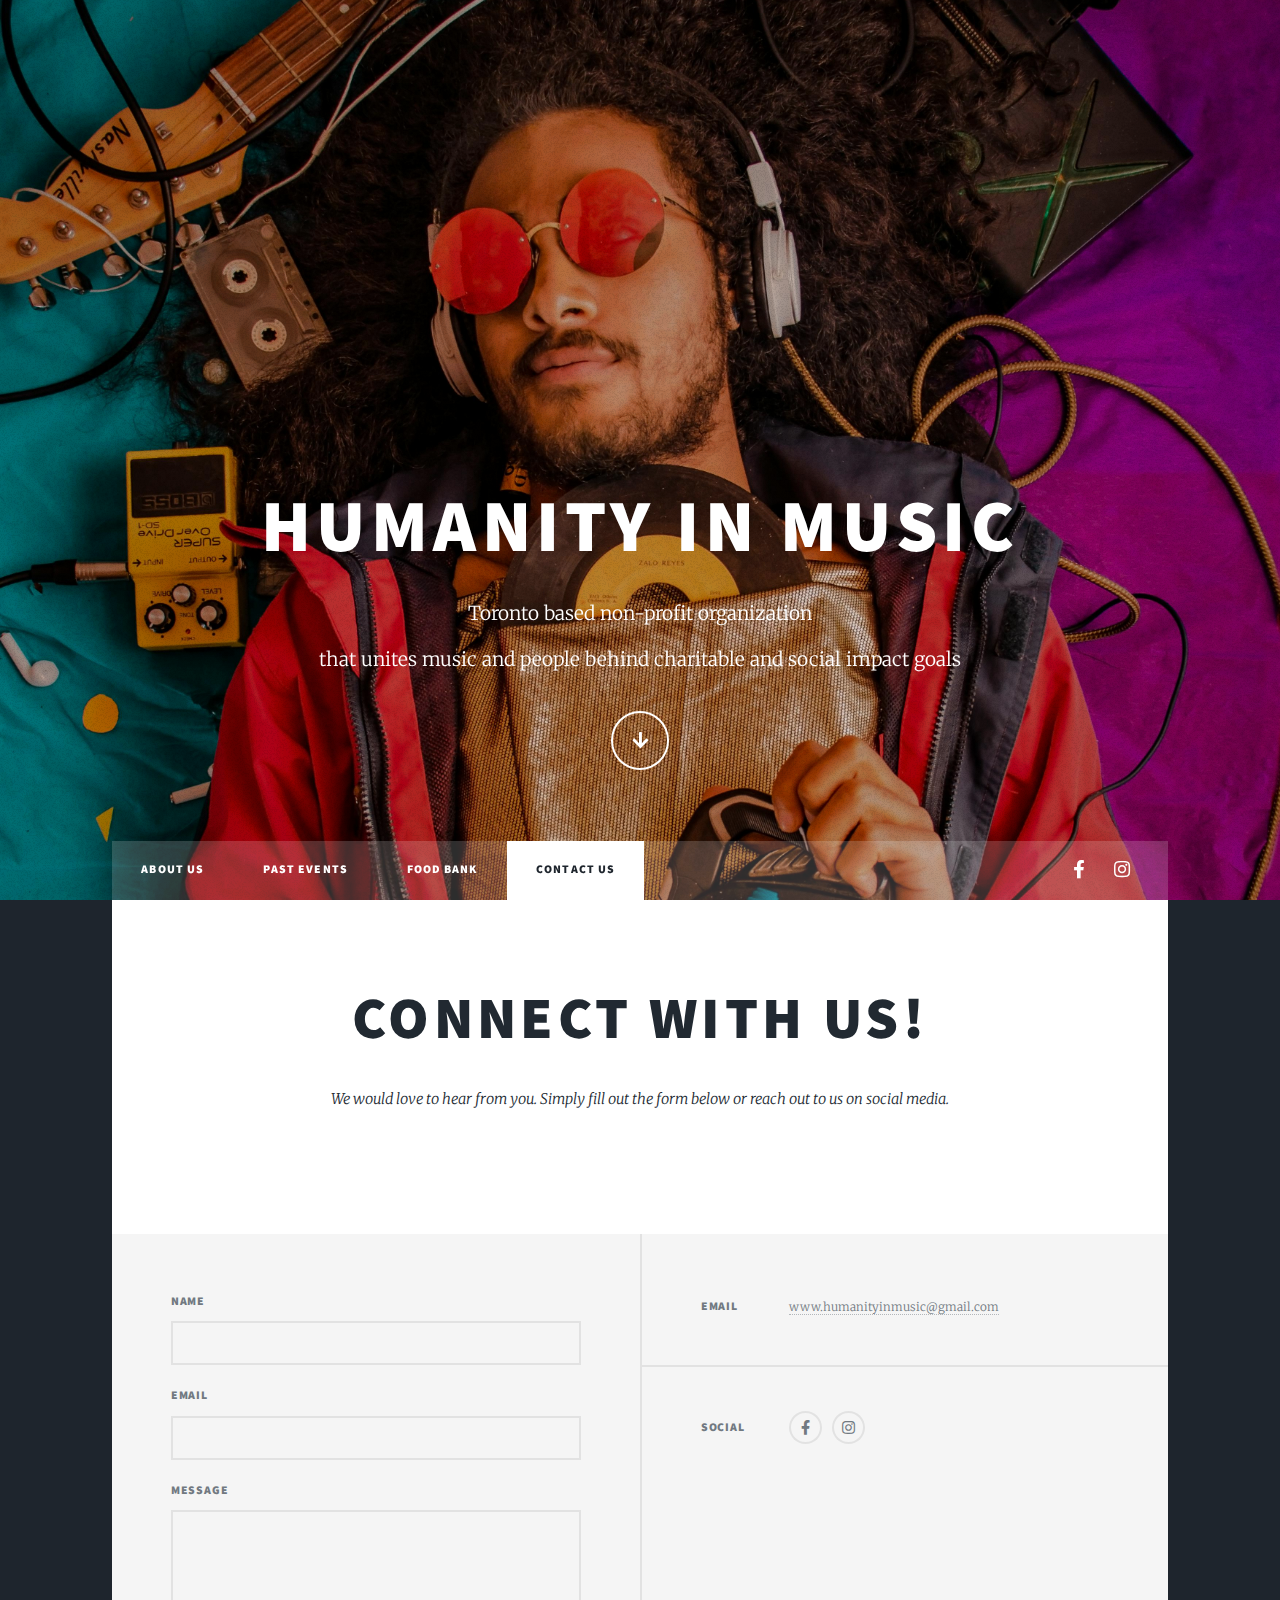
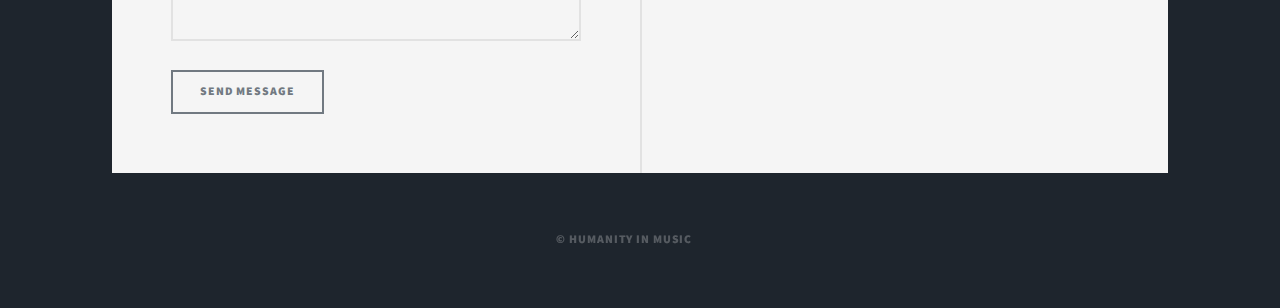
<file: contact_us.html>
<!DOCTYPE HTML>

<html>
	<head>
		<title>Humanity in Music</title>
		<meta charset="utf-8" />
		<meta name="viewport" content="width=device-width, initial-scale=1, user-scalable=no" />
		<link rel="stylesheet" href="assets/css/main.css" />
		<noscript><link rel="stylesheet" href="assets/css/noscript.css" /></noscript>
	</head>
	<body class="is-preload">

		<!-- Wrapper -->
			<div id="wrapper" class="fade-in">

				<!-- Intro -->
					<div id="intro">
						<h1>Humanity in Music</h1>
						<p>Toronto based non-profit organization  <br />that
						unites music and people behind charitable and social impact			goals
						</p>
						<ul class="actions">
							<li><a href="#header" class="button icon solid solo fa-arrow-down scrolly">Continue</a></li>
						</ul>
					</div>

				<!-- Header -->
					<header id="header">
						<a href="index.html" class="logo">Humanity in Music</a>
					</header>

				<!-- Nav -->
					<nav id="nav">
						<ul class="links">
							<li><a href="index.html">About Us</a></li>
							<li><a href="events.html">Past Events</a></li>
							<li><a href="food_bank.html">Food Bank</a></li>
							<li class="active"><a href="contact_us.html">Contact Us</a></li>
							<!-- <li><a href="elements.html">Elements Reference</a></li> -->
						</ul>
						<ul class="icons">
							<!-- <li><a href="#" class="icon brands fa-twitter"><span class="label">Twitter</span></a></li> -->
							<li><a href="https://www.facebook.com/SpafyCC/"
								rel="noopener noreferrer" class="icon brands
							fa-facebook-f"><span
							class="label">Facebook</span></a></li>
							<li><a
							href="https://www.instagram.com/humanity_in_music"
							rel="noopener noreferrer" class="icon brands
							fa-instagram"><span
							class="label">Instagram</span></a></li>
						</ul>
					</nav>

				<!-- Main -->
					<div id="main">

						<!-- Featured Post -->
							<article class="post featured">
								<header class="major">
									<!-- <span class="date">April 25, 2017</span> -->
									<h2>Connect with Us!</h2>
                                    <p>We would love to hear from you. Simply
                                    fill out the form below or reach out to us
                                    on social media.</p>
                    </div>

				<!-- Footer -->
					<footer id="footer">
						<section>
							<form name="contact" method="POST"
							data-netlify="true"
							data-netlify-honeypot="bot-field"
							onsubmit="submit" action="success#redirect">
								<input class="d-none"name = "bot-field">
								<div class="fields">
									<div class="field">
										<label for="name">Name</label>
										<input type="text" name="name" id="name"
										required />
									</div>
									<div class="field">
										<label for="email">Email</label>
										<input type="email" name="email" id="email" required/>
									</div>
									<div class="field">
										<label for="message">Message</label>
										<textarea name="message" id="message"
										rows="3" required></textarea>
									</div>
								</div>
								<ul class="actions">
									<li><input type="submit" value="Send Message" /></li>
								</ul>
							</form>
						</section>
						<section class="split contact">
							<!-- <section class="alt">
								<h3>Address</h3>
								<p>1234 Somewhere Road #87257<br />
								Nashville, TN 00000-0000</p>
							</section> -->
							<!-- <section>
								<h3>Phone</h3>
								<p><a href="#">(000) 000-0000</a></p>
							</section> -->
							<section>
								<h3>Email</h3>
								<p><a href="#">www.humanityinmusic@gmail.com</a></p>
							</section>
							<section>
								<h3>Social</h3>
								<ul class="icons alt">
									<!-- <li><a href="#" class="icon brands alt fa-twitter"><span class="label">Twitter</span></a></li> -->
									<li><a href="https://www.facebook.com/SpafyCC/" class="icon brands alt fa-facebook-f"><span class="label">Facebook</span></a></li>
									<li><a
									href="https://www.instagram.com/humanity_in_music"
									class="icon brands alt fa-instagram" rel="noopener noreferrer"><span
									class="label">Instagram</span></a></li>

								</ul>
							</section>
						</section>
					</footer>

				<!-- Copyright -->
				<div id="copyright">
					<ul><li>&copy; Humanity in Music</li><li></a></li></ul>
				</div>

			</div>

		<!-- Scripts -->
			<script src="assets/js/jquery.min.js"></script>
			<script src="assets/js/jquery.scrollex.min.js"></script>
			<script src="assets/js/jquery.scrolly.min.js"></script>
			<script src="assets/js/browser.min.js"></script>
			<script src="assets/js/breakpoints.min.js"></script>
			<script src="assets/js/util.js"></script>
			<script src="assets/js/main.js"></script>

	</body>
</html>
</file>
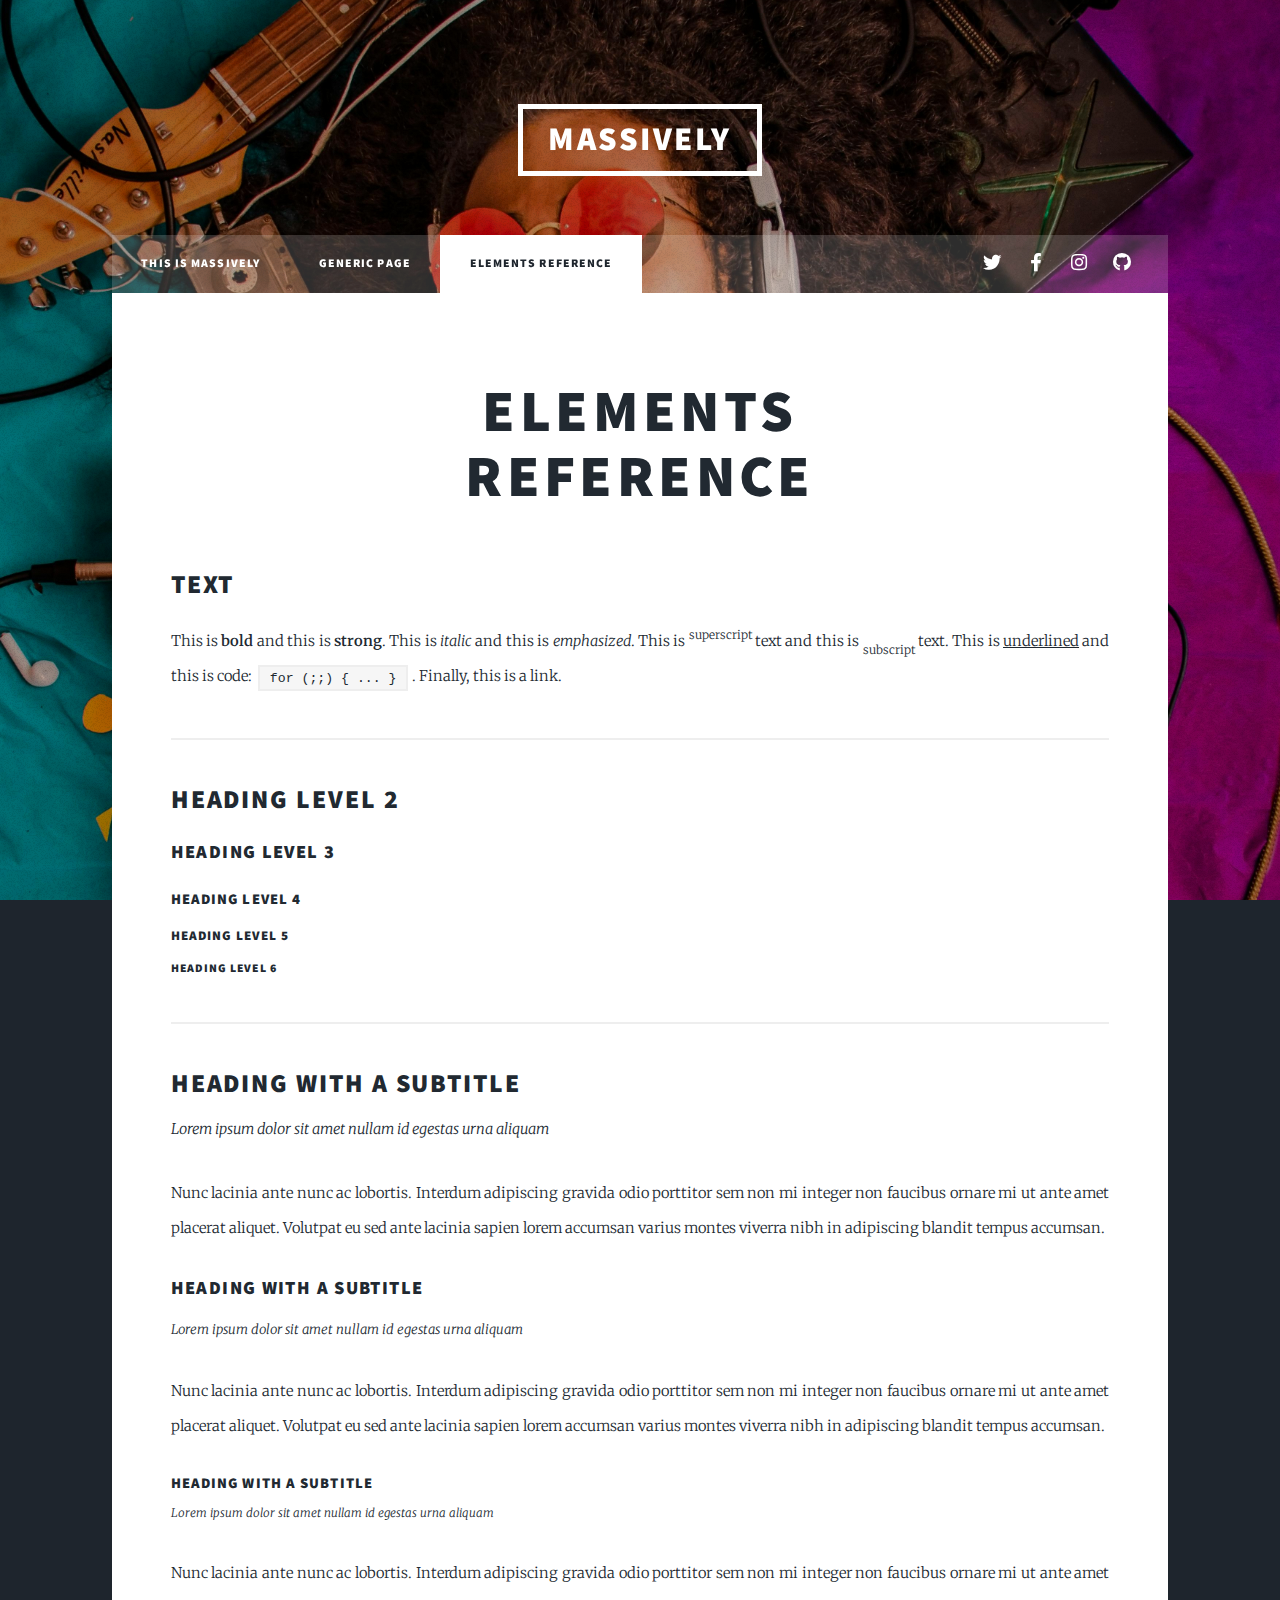
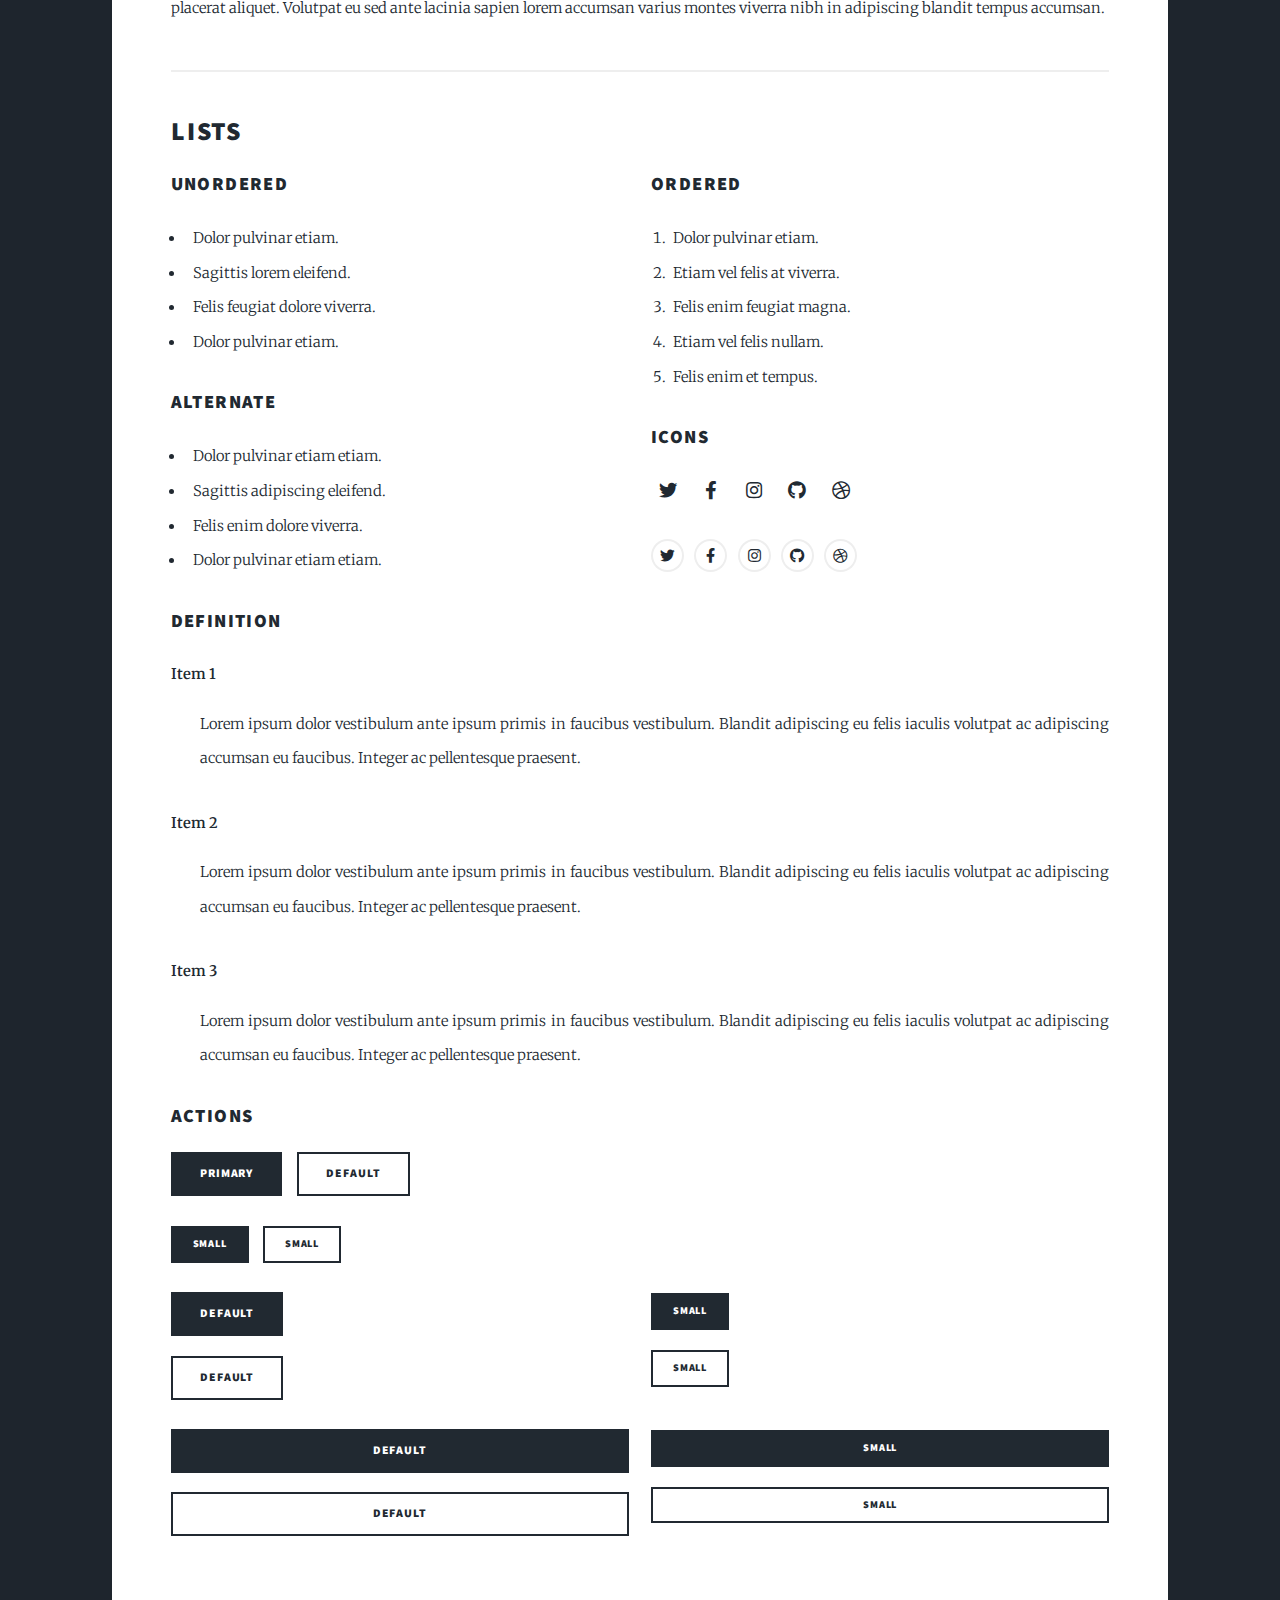
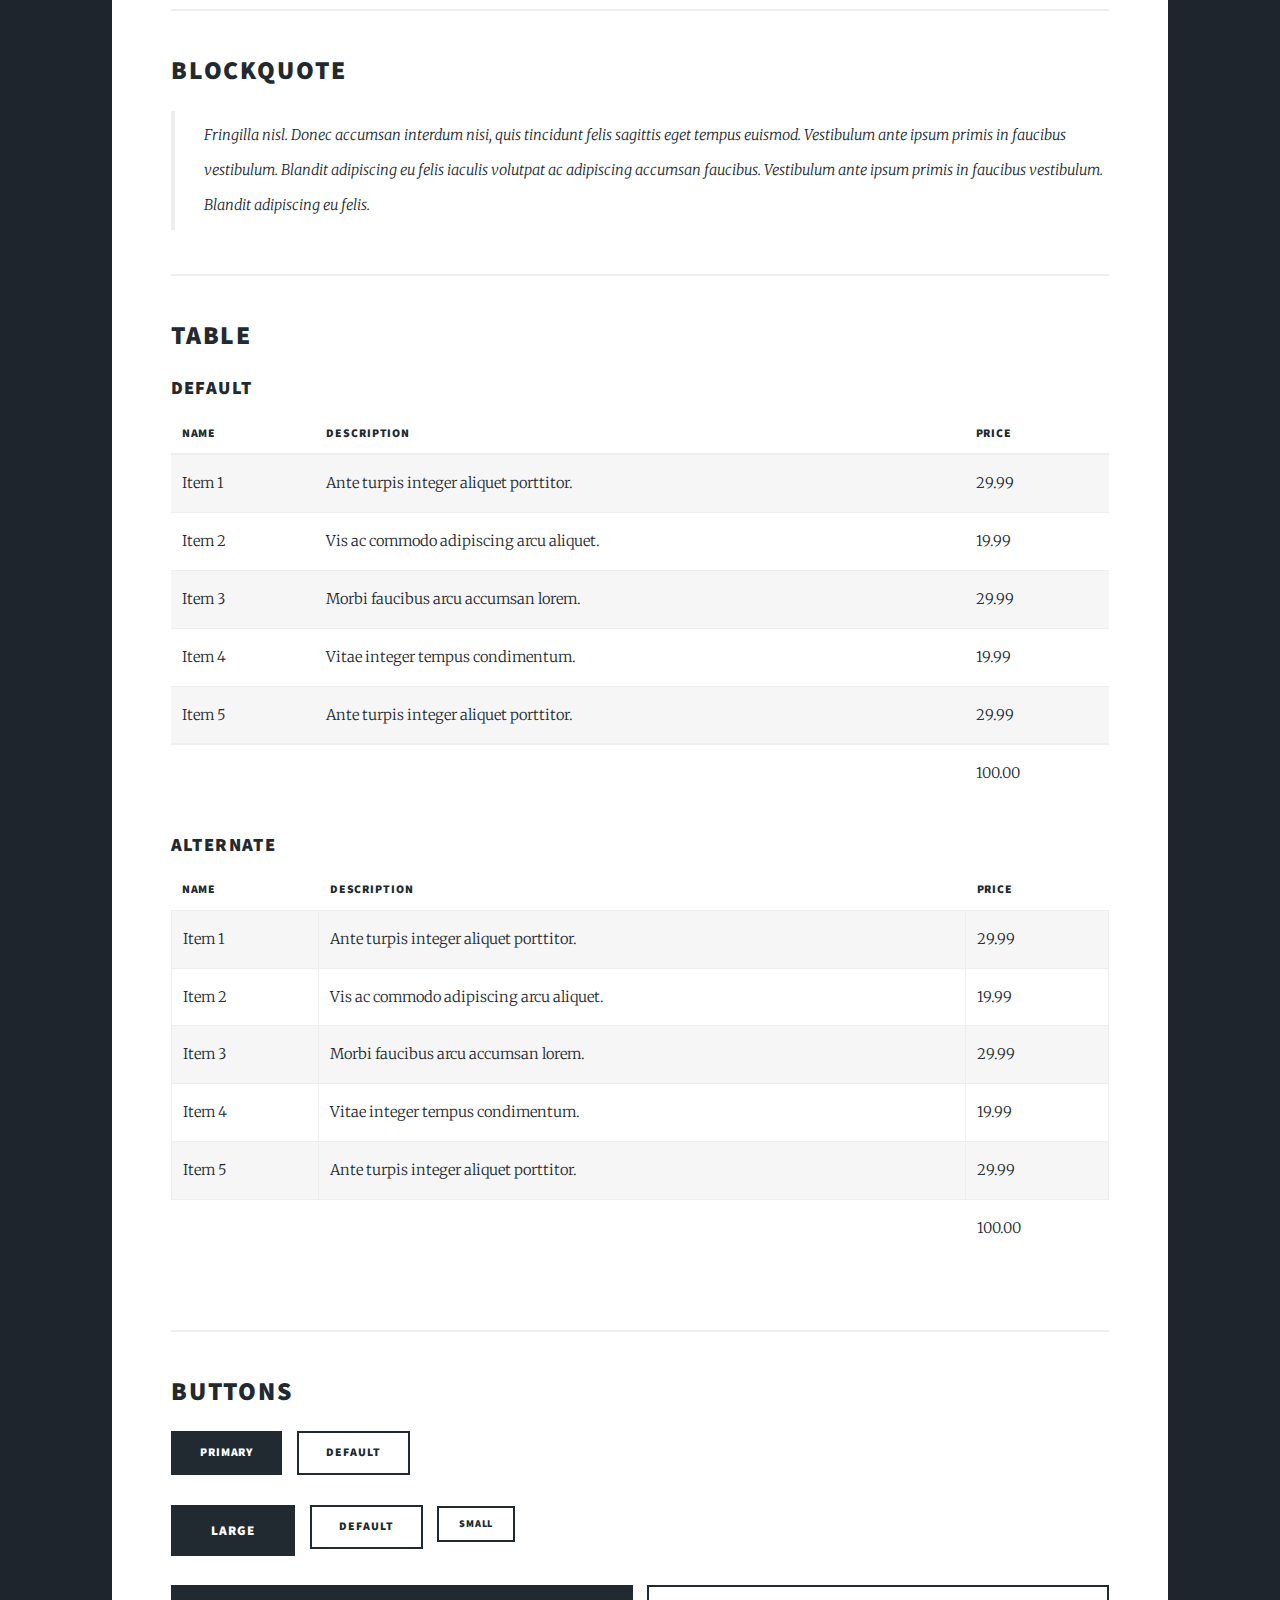
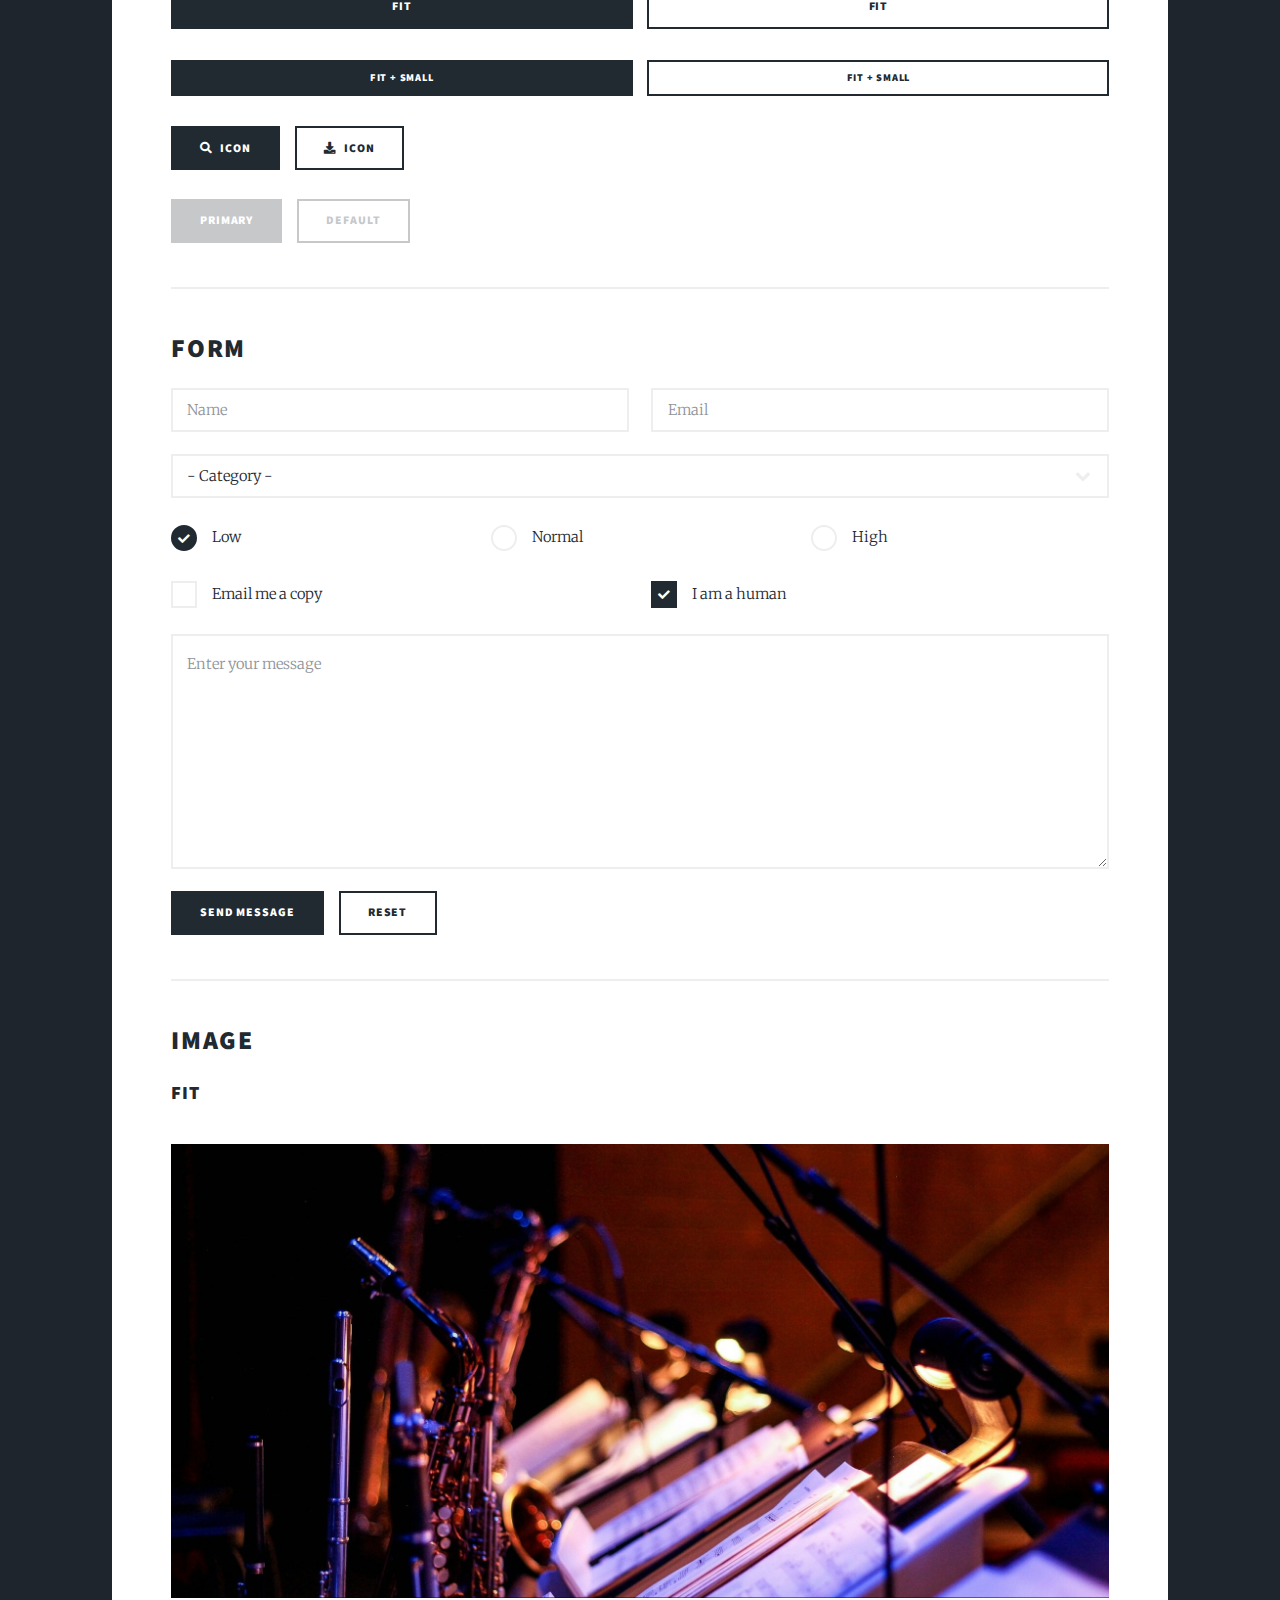
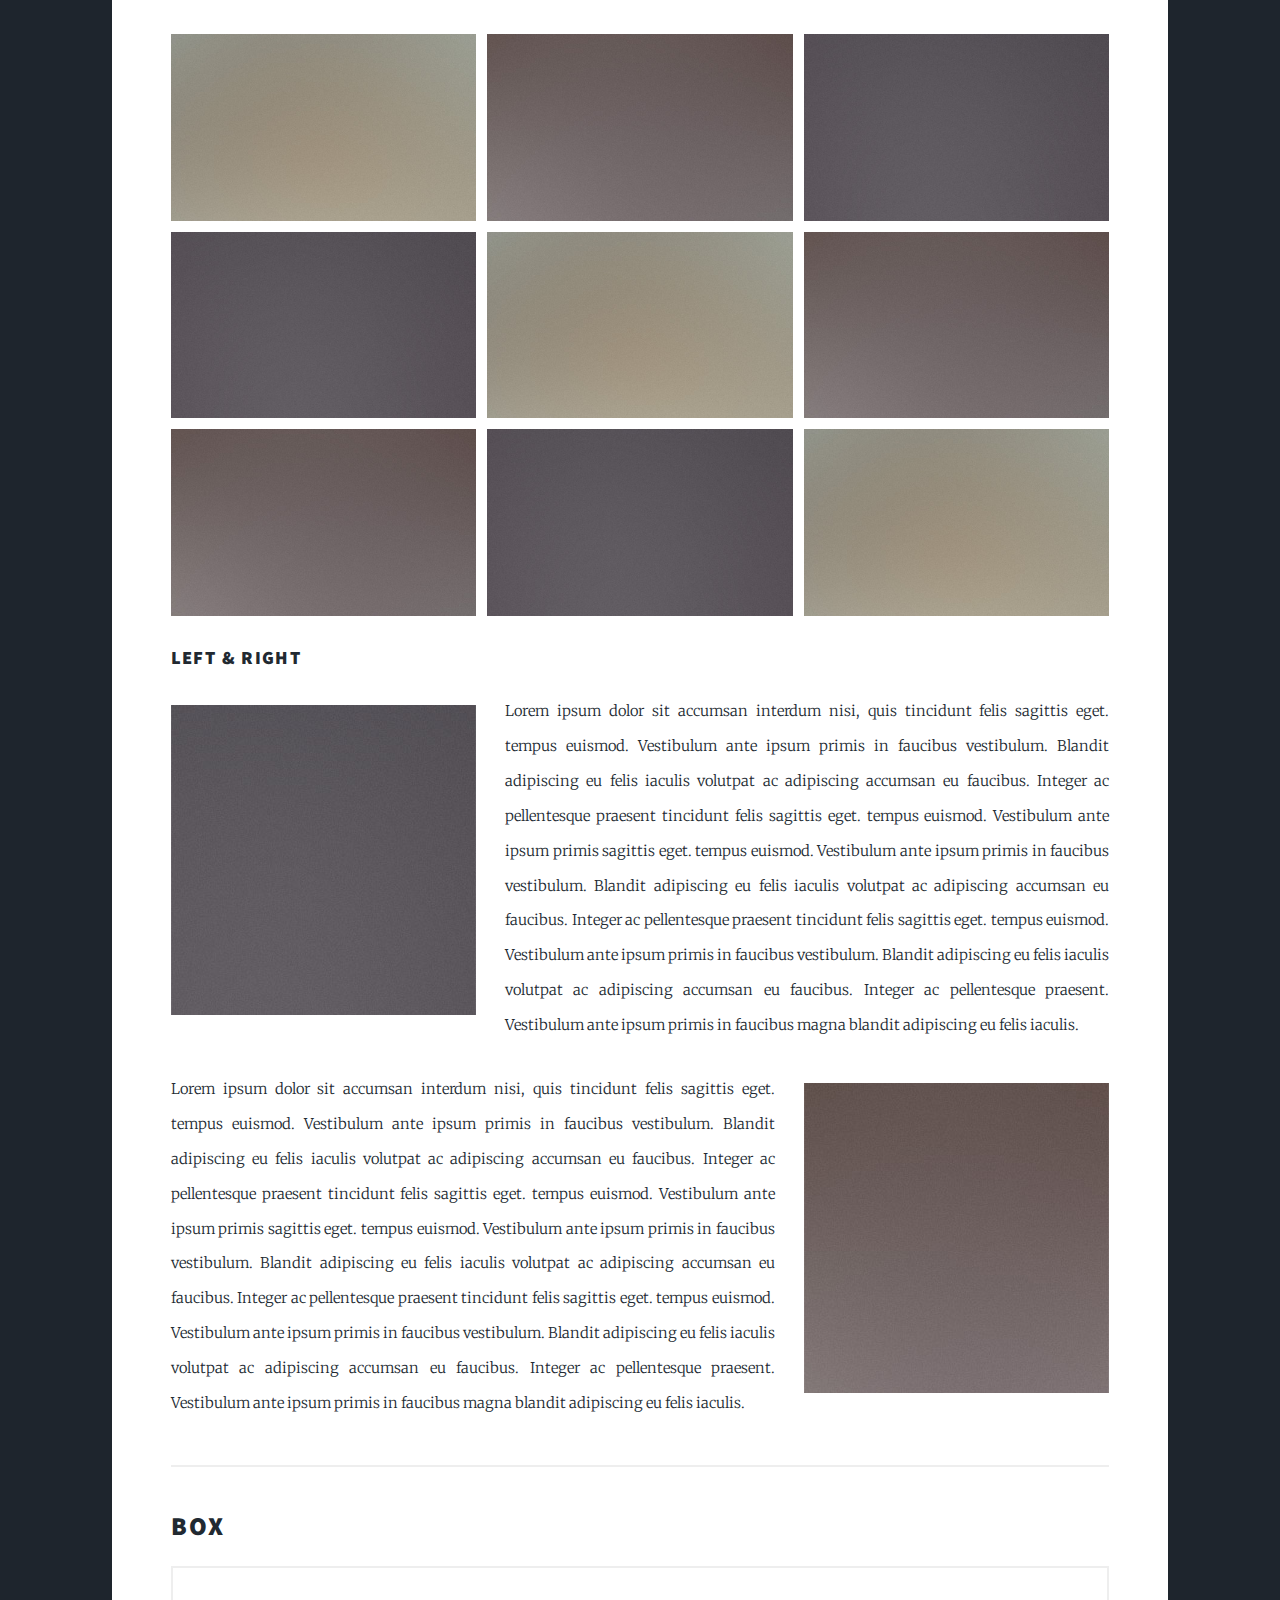
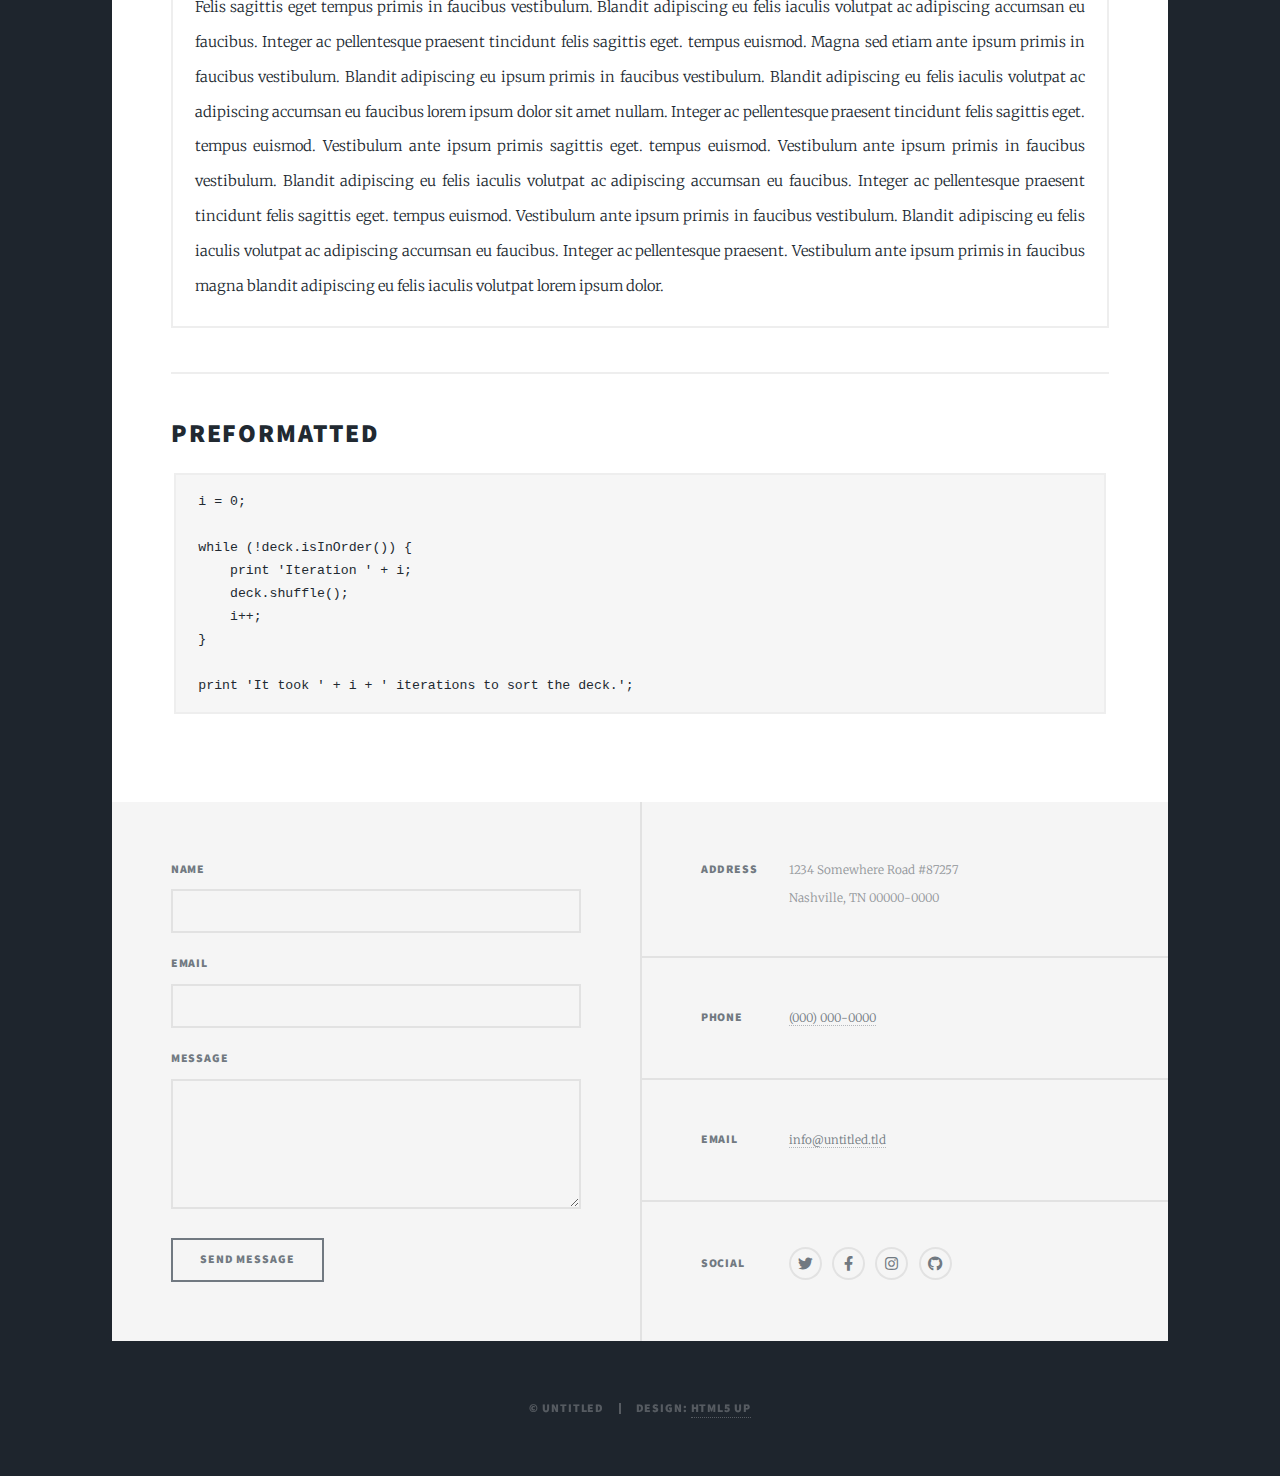
<file: elements.html>
<!DOCTYPE HTML>
<!--
	Massively by HTML5 UP
	html5up.net | @ajlkn
	Free for personal and commercial use under the CCA 3.0 license (html5up.net/license)
-->
<html>
	<head>
		<title>Elements Reference - Massively by HTML5 UP</title>
		<meta charset="utf-8" />
		<meta name="viewport" content="width=device-width, initial-scale=1, user-scalable=no" />
		<link rel="stylesheet" href="assets/css/main.css" />
		<noscript><link rel="stylesheet" href="assets/css/noscript.css" /></noscript>
	</head>
	<body class="is-preload">

		<!-- Wrapper -->
			<div id="wrapper">

				<!-- Header -->
					<header id="header">
						<a href="index.html" class="logo">Massively</a>
					</header>

				<!-- Nav -->
					<nav id="nav">
						<ul class="links">
							<li><a href="index.html">This is Massively</a></li>
							<li><a href="generic.html">Generic Page</a></li>
							<li class="active"><a href="elements.html">Elements Reference</a></li>
						</ul>
						<ul class="icons">
							<li><a href="#" class="icon brands fa-twitter"><span class="label">Twitter</span></a></li>
							<li><a href="#" class="icon brands fa-facebook-f"><span class="label">Facebook</span></a></li>
							<li><a href="#" class="icon brands fa-instagram"><span class="label">Instagram</span></a></li>
							<li><a href="#" class="icon brands fa-github"><span class="label">GitHub</span></a></li>
						</ul>
					</nav>

				<!-- Main -->
					<div id="main">

						<!-- Post -->
							<section class="post">
								<header class="major">
									<h1>Elements<br />
									Reference</h1>
								</header>

								<!-- Text stuff -->
									<h2>Text</h2>
									<p>This is <b>bold</b> and this is <strong>strong</strong>. This is <i>italic</i> and this is <em>emphasized</em>.
									This is <sup>superscript</sup> text and this is <sub>subscript</sub> text.
									This is <u>underlined</u> and this is code: <code>for (;;) { ... }</code>.
									Finally, this is a <a href="#">link</a>.</p>
									<hr />
									<h2>Heading Level 2</h2>
									<h3>Heading Level 3</h3>
									<h4>Heading Level 4</h4>
									<h5>Heading Level 5</h5>
									<h6>Heading Level 6</h6>
									<hr />
									<header>
										<h2>Heading with a Subtitle</h2>
										<p>Lorem ipsum dolor sit amet nullam id egestas urna aliquam</p>
									</header>
									<p>Nunc lacinia ante nunc ac lobortis. Interdum adipiscing gravida odio porttitor sem non mi integer non faucibus ornare mi ut ante amet placerat aliquet. Volutpat eu sed ante lacinia sapien lorem accumsan varius montes viverra nibh in adipiscing blandit tempus accumsan.</p>
									<header>
										<h3>Heading with a Subtitle</h3>
										<p>Lorem ipsum dolor sit amet nullam id egestas urna aliquam</p>
									</header>
									<p>Nunc lacinia ante nunc ac lobortis. Interdum adipiscing gravida odio porttitor sem non mi integer non faucibus ornare mi ut ante amet placerat aliquet. Volutpat eu sed ante lacinia sapien lorem accumsan varius montes viverra nibh in adipiscing blandit tempus accumsan.</p>
									<header>
										<h4>Heading with a Subtitle</h4>
										<p>Lorem ipsum dolor sit amet nullam id egestas urna aliquam</p>
									</header>
									<p>Nunc lacinia ante nunc ac lobortis. Interdum adipiscing gravida odio porttitor sem non mi integer non faucibus ornare mi ut ante amet placerat aliquet. Volutpat eu sed ante lacinia sapien lorem accumsan varius montes viverra nibh in adipiscing blandit tempus accumsan.</p>

									<hr />

								<!-- Lists -->
									<h2>Lists</h2>
									<div class="row">
										<div class="col-6 col-12-small">

											<h3>Unordered</h3>
											<ul>
												<li>Dolor pulvinar etiam.</li>
												<li>Sagittis lorem eleifend.</li>
												<li>Felis feugiat dolore viverra.</li>
												<li>Dolor pulvinar etiam.</li>
											</ul>

											<h3>Alternate</h3>
											<ul class="alt">
												<li>Dolor pulvinar etiam etiam.</li>
												<li>Sagittis adipiscing eleifend.</li>
												<li>Felis enim dolore viverra.</li>
												<li>Dolor pulvinar etiam etiam.</li>
											</ul>

										</div>
										<div class="col-6 col-12-small">

											<h3>Ordered</h3>
											<ol>
												<li>Dolor pulvinar etiam.</li>
												<li>Etiam vel felis at viverra.</li>
												<li>Felis enim feugiat magna.</li>
												<li>Etiam vel felis nullam.</li>
												<li>Felis enim et tempus.</li>
											</ol>

											<h3>Icons</h3>
											<ul class="icons">
												<li><a href="#" class="icon brands fa-twitter"><span class="label">Twitter</span></a></li>
												<li><a href="#" class="icon brands fa-facebook-f"><span class="label">Facebook</span></a></li>
												<li><a href="#" class="icon brands fa-instagram"><span class="label">Instagram</span></a></li>
												<li><a href="#" class="icon brands fa-github"><span class="label">Github</span></a></li>
												<li><a href="#" class="icon brands fa-dribbble"><span class="label">Dribbble</span></a></li>
											</ul>
											<ul class="icons alt">
												<li><a href="#" class="icon brands alt fa-twitter"><span class="label">Twitter</span></a></li>
												<li><a href="#" class="icon brands alt fa-facebook-f"><span class="label">Facebook</span></a></li>
												<li><a href="#" class="icon brands alt fa-instagram"><span class="label">Instagram</span></a></li>
												<li><a href="#" class="icon brands alt fa-github"><span class="label">Github</span></a></li>
												<li><a href="#" class="icon brands alt fa-dribbble"><span class="label">Dribbble</span></a></li>
											</ul>

										</div>
									</div>
									<h3>Definition</h3>
									<dl>
										<dt>Item 1</dt>
										<dd>
											<p>Lorem ipsum dolor vestibulum ante ipsum primis in faucibus vestibulum. Blandit adipiscing eu felis iaculis volutpat ac adipiscing accumsan eu faucibus. Integer ac pellentesque praesent.</p>
										</dd>
										<dt>Item 2</dt>
										<dd>
											<p>Lorem ipsum dolor vestibulum ante ipsum primis in faucibus vestibulum. Blandit adipiscing eu felis iaculis volutpat ac adipiscing accumsan eu faucibus. Integer ac pellentesque praesent.</p>
										</dd>
										<dt>Item 3</dt>
										<dd>
											<p>Lorem ipsum dolor vestibulum ante ipsum primis in faucibus vestibulum. Blandit adipiscing eu felis iaculis volutpat ac adipiscing accumsan eu faucibus. Integer ac pellentesque praesent.</p>
										</dd>
									</dl>

									<h3>Actions</h3>
									<ul class="actions">
										<li><a href="#" class="button primary">Primary</a></li>
										<li><a href="#" class="button">Default</a></li>
									</ul>
									<ul class="actions small">
										<li><a href="#" class="button primary small">Small</a></li>
										<li><a href="#" class="button small">Small</a></li>
									</ul>
									<div class="row">
										<div class="col-6 col-12-small">
											<ul class="actions stacked">
												<li><a href="#" class="button primary">Default</a></li>
												<li><a href="#" class="button">Default</a></li>
											</ul>
										</div>
										<div class="col-6 col-12-small">
											<ul class="actions stacked">
												<li><a href="#" class="button primary small">Small</a></li>
												<li><a href="#" class="button small">Small</a></li>
											</ul>
										</div>
									</div>
									<div class="row">
										<div class="col-6 col-12-small">
											<ul class="actions stacked">
												<li><a href="#" class="button primary fit">Default</a></li>
												<li><a href="#" class="button fit">Default</a></li>
											</ul>
										</div>
										<div class="col-6 col-12-small">
											<ul class="actions stacked">
												<li><a href="#" class="button primary small fit">Small</a></li>
												<li><a href="#" class="button small fit">Small</a></li>
											</ul>
										</div>
									</div>

									<hr />

								<!-- Blockquote -->
									<h2>Blockquote</h2>
									<blockquote>Fringilla nisl. Donec accumsan interdum nisi, quis tincidunt felis sagittis eget tempus euismod. Vestibulum ante ipsum primis in faucibus vestibulum. Blandit adipiscing eu felis iaculis volutpat ac adipiscing accumsan faucibus. Vestibulum ante ipsum primis in faucibus vestibulum. Blandit adipiscing eu felis.</blockquote>

									<hr />

								<!-- Table -->
									<h2>Table</h2>

									<h3>Default</h3>
									<div class="table-wrapper">
										<table>
											<thead>
												<tr>
													<th>Name</th>
													<th>Description</th>
													<th>Price</th>
												</tr>
											</thead>
											<tbody>
												<tr>
													<td>Item 1</td>
													<td>Ante turpis integer aliquet porttitor.</td>
													<td>29.99</td>
												</tr>
												<tr>
													<td>Item 2</td>
													<td>Vis ac commodo adipiscing arcu aliquet.</td>
													<td>19.99</td>
												</tr>
												<tr>
													<td>Item 3</td>
													<td> Morbi faucibus arcu accumsan lorem.</td>
													<td>29.99</td>
												</tr>
												<tr>
													<td>Item 4</td>
													<td>Vitae integer tempus condimentum.</td>
													<td>19.99</td>
												</tr>
												<tr>
													<td>Item 5</td>
													<td>Ante turpis integer aliquet porttitor.</td>
													<td>29.99</td>
												</tr>
											</tbody>
											<tfoot>
												<tr>
													<td colspan="2"></td>
													<td>100.00</td>
												</tr>
											</tfoot>
										</table>
									</div>

									<h3>Alternate</h3>
									<div class="table-wrapper">
										<table class="alt">
											<thead>
												<tr>
													<th>Name</th>
													<th>Description</th>
													<th>Price</th>
												</tr>
											</thead>
											<tbody>
												<tr>
													<td>Item 1</td>
													<td>Ante turpis integer aliquet porttitor.</td>
													<td>29.99</td>
												</tr>
												<tr>
													<td>Item 2</td>
													<td>Vis ac commodo adipiscing arcu aliquet.</td>
													<td>19.99</td>
												</tr>
												<tr>
													<td>Item 3</td>
													<td> Morbi faucibus arcu accumsan lorem.</td>
													<td>29.99</td>
												</tr>
												<tr>
													<td>Item 4</td>
													<td>Vitae integer tempus condimentum.</td>
													<td>19.99</td>
												</tr>
												<tr>
													<td>Item 5</td>
													<td>Ante turpis integer aliquet porttitor.</td>
													<td>29.99</td>
												</tr>
											</tbody>
											<tfoot>
												<tr>
													<td colspan="2"></td>
													<td>100.00</td>
												</tr>
											</tfoot>
										</table>
									</div>

									<hr />

								<!-- Buttons -->
									<h2>Buttons</h2>
									<ul class="actions">
										<li><a href="#" class="button primary">Primary</a></li>
										<li><a href="#" class="button">Default</a></li>
									</ul>
									<ul class="actions">
										<li><a href="#" class="button primary large">Large</a></li>
										<li><a href="#" class="button">Default</a></li>
										<li><a href="#" class="button small">Small</a></li>
									</ul>
									<ul class="actions fit">
										<li><a href="#" class="button primary fit">Fit</a></li>
										<li><a href="#" class="button fit">Fit</a></li>
									</ul>
									<ul class="actions fit small">
										<li><a href="#" class="button primary fit small">Fit + Small</a></li>
										<li><a href="#" class="button fit small">Fit + Small</a></li>
									</ul>
									<ul class="actions">
										<li><a href="#" class="button primary icon solid fa-search">Icon</a></li>
										<li><a href="#" class="button icon solid fa-download">Icon</a></li>
									</ul>
									<ul class="actions">
										<li><span class="button primary disabled">Primary</span></li>
										<li><span class="button disabled">Default</span></li>
									</ul>

									<hr />

								<!-- Form -->
									<h2>Form</h2>

									<form method="post" action="#">
										<div class="row gtr-uniform">
											<div class="col-6 col-12-xsmall">
												<input type="text" name="demo-name" id="demo-name" value="" placeholder="Name" />
											</div>
											<div class="col-6 col-12-xsmall">
												<input type="email" name="demo-email" id="demo-email" value="" placeholder="Email" />
											</div>
											<!-- Break -->
											<div class="col-12">
												<select name="demo-category" id="demo-category">
													<option value="">- Category -</option>
													<option value="1">Manufacturing</option>
													<option value="1">Shipping</option>
													<option value="1">Administration</option>
													<option value="1">Human Resources</option>
												</select>
											</div>
											<!-- Break -->
											<div class="col-4 col-12-small">
												<input type="radio" id="demo-priority-low" name="demo-priority" checked>
												<label for="demo-priority-low">Low</label>
											</div>
											<div class="col-4 col-12-small">
												<input type="radio" id="demo-priority-normal" name="demo-priority">
												<label for="demo-priority-normal">Normal</label>
											</div>
											<div class="col-4 col-12-small">
												<input type="radio" id="demo-priority-high" name="demo-priority">
												<label for="demo-priority-high">High</label>
											</div>
											<!-- Break -->
											<div class="col-6 col-12-small">
												<input type="checkbox" id="demo-copy" name="demo-copy">
												<label for="demo-copy">Email me a copy</label>
											</div>
											<div class="col-6 col-12-small">
												<input type="checkbox" id="demo-human" name="demo-human" checked>
												<label for="demo-human">I am a human</label>
											</div>
											<!-- Break -->
											<div class="col-12">
												<textarea name="demo-message" id="demo-message" placeholder="Enter your message" rows="6"></textarea>
											</div>
											<!-- Break -->
											<div class="col-12">
												<ul class="actions">
													<li><input type="submit" value="Send Message" class="primary" /></li>
													<li><input type="reset" value="Reset" /></li>
												</ul>
											</div>
										</div>
									</form>

									<hr />

								<!-- Image -->
									<h2>Image</h2>

									<h3>Fit</h3>
									<span class="image fit"><img src="images/pic01.jpg" alt="" /></span>
									<div class="box alt">
										<div class="row gtr-50 gtr-uniform">
											<div class="col-4"><span class="image fit"><img src="images/pic02.jpg" alt="" /></span></div>
											<div class="col-4"><span class="image fit"><img src="images/pic03.jpg" alt="" /></span></div>
											<div class="col-4"><span class="image fit"><img src="images/pic04.jpg" alt="" /></span></div>
											<!-- Break -->
											<div class="col-4"><span class="image fit"><img src="images/pic04.jpg" alt="" /></span></div>
											<div class="col-4"><span class="image fit"><img src="images/pic02.jpg" alt="" /></span></div>
											<div class="col-4"><span class="image fit"><img src="images/pic03.jpg" alt="" /></span></div>
											<!-- Break -->
											<div class="col-4"><span class="image fit"><img src="images/pic03.jpg" alt="" /></span></div>
											<div class="col-4"><span class="image fit"><img src="images/pic04.jpg" alt="" /></span></div>
											<div class="col-4"><span class="image fit"><img src="images/pic02.jpg" alt="" /></span></div>
										</div>
									</div>

									<h3>Left &amp; Right</h3>
									<p><span class="image left"><img src="images/pic08.jpg" alt="" /></span>Lorem ipsum dolor sit accumsan interdum nisi, quis tincidunt felis sagittis eget. tempus euismod. Vestibulum ante ipsum primis in faucibus vestibulum. Blandit adipiscing eu felis iaculis volutpat ac adipiscing accumsan eu faucibus. Integer ac pellentesque praesent tincidunt felis sagittis eget. tempus euismod. Vestibulum ante ipsum primis sagittis eget. tempus euismod. Vestibulum ante ipsum primis in faucibus vestibulum. Blandit adipiscing eu felis iaculis volutpat ac adipiscing accumsan eu faucibus. Integer ac pellentesque praesent tincidunt felis sagittis eget. tempus euismod. Vestibulum ante ipsum primis in faucibus vestibulum. Blandit adipiscing eu felis iaculis volutpat ac adipiscing accumsan eu faucibus. Integer ac pellentesque praesent. Vestibulum ante ipsum primis in faucibus magna blandit adipiscing eu felis iaculis.</p>
									<p><span class="image right"><img src="images/pic09.jpg" alt="" /></span>Lorem ipsum dolor sit accumsan interdum nisi, quis tincidunt felis sagittis eget. tempus euismod. Vestibulum ante ipsum primis in faucibus vestibulum. Blandit adipiscing eu felis iaculis volutpat ac adipiscing accumsan eu faucibus. Integer ac pellentesque praesent tincidunt felis sagittis eget. tempus euismod. Vestibulum ante ipsum primis sagittis eget. tempus euismod. Vestibulum ante ipsum primis in faucibus vestibulum. Blandit adipiscing eu felis iaculis volutpat ac adipiscing accumsan eu faucibus. Integer ac pellentesque praesent tincidunt felis sagittis eget. tempus euismod. Vestibulum ante ipsum primis in faucibus vestibulum. Blandit adipiscing eu felis iaculis volutpat ac adipiscing accumsan eu faucibus. Integer ac pellentesque praesent. Vestibulum ante ipsum primis in faucibus magna blandit adipiscing eu felis iaculis.</p>

									<hr />

								<!-- Box -->
									<h2>Box</h2>
									<div class="box">
										<p>Felis sagittis eget tempus primis in faucibus vestibulum. Blandit adipiscing eu felis iaculis volutpat ac adipiscing accumsan eu faucibus. Integer ac pellentesque praesent tincidunt felis sagittis eget. tempus euismod. Magna sed etiam ante ipsum primis in faucibus vestibulum. Blandit adipiscing eu ipsum primis in faucibus vestibulum. Blandit adipiscing eu felis iaculis volutpat ac adipiscing accumsan eu faucibus lorem ipsum dolor sit amet nullam. Integer ac pellentesque praesent tincidunt felis sagittis eget. tempus euismod. Vestibulum ante ipsum primis sagittis eget. tempus euismod. Vestibulum ante ipsum primis in faucibus vestibulum. Blandit adipiscing eu felis iaculis volutpat ac adipiscing accumsan eu faucibus. Integer ac pellentesque praesent tincidunt felis sagittis eget. tempus euismod. Vestibulum ante ipsum primis in faucibus vestibulum. Blandit adipiscing eu felis iaculis volutpat ac adipiscing accumsan eu faucibus. Integer ac pellentesque praesent. Vestibulum ante ipsum primis in faucibus magna blandit adipiscing eu felis iaculis volutpat lorem ipsum dolor.</p>
									</div>

									<hr />

								<!-- Preformatted Code -->
									<h2>Preformatted</h2>
									<pre><code>i = 0;

while (!deck.isInOrder()) {
    print 'Iteration ' + i;
    deck.shuffle();
    i++;
}

print 'It took ' + i + ' iterations to sort the deck.';
</code></pre>

							</section>

					</div>

				<!-- Footer -->
					<footer id="footer">
						<section>
							<form method="post" action="#">
								<div class="fields">
									<div class="field">
										<label for="name">Name</label>
										<input type="text" name="name" id="name" />
									</div>
									<div class="field">
										<label for="email">Email</label>
										<input type="text" name="email" id="email" />
									</div>
									<div class="field">
										<label for="message">Message</label>
										<textarea name="message" id="message" rows="3"></textarea>
									</div>
								</div>
								<ul class="actions">
									<li><input type="submit" value="Send Message" /></li>
								</ul>
							</form>
						</section>
						<section class="split contact">
							<section class="alt">
								<h3>Address</h3>
								<p>1234 Somewhere Road #87257<br />
								Nashville, TN 00000-0000</p>
							</section>
							<section>
								<h3>Phone</h3>
								<p><a href="#">(000) 000-0000</a></p>
							</section>
							<section>
								<h3>Email</h3>
								<p><a href="#">info@untitled.tld</a></p>
							</section>
							<section>
								<h3>Social</h3>
								<ul class="icons alt">
									<li><a href="#" class="icon brands alt fa-twitter"><span class="label">Twitter</span></a></li>
									<li><a href="#" class="icon brands alt fa-facebook-f"><span class="label">Facebook</span></a></li>
									<li><a href="#" class="icon brands alt fa-instagram"><span class="label">Instagram</span></a></li>
									<li><a href="#" class="icon brands alt fa-github"><span class="label">GitHub</span></a></li>
								</ul>
							</section>
						</section>
					</footer>

				<!-- Copyright -->
					<div id="copyright">
						<ul><li>&copy; Untitled</li><li>Design: <a href="https://html5up.net">HTML5 UP</a></li></ul>
					</div>

			</div>

		<!-- Scripts -->
			<script src="assets/js/jquery.min.js"></script>
			<script src="assets/js/jquery.scrollex.min.js"></script>
			<script src="assets/js/jquery.scrolly.min.js"></script>
			<script src="assets/js/browser.min.js"></script>
			<script src="assets/js/breakpoints.min.js"></script>
			<script src="assets/js/util.js"></script>
			<script src="assets/js/main.js"></script>

	</body>
</html>
</file>
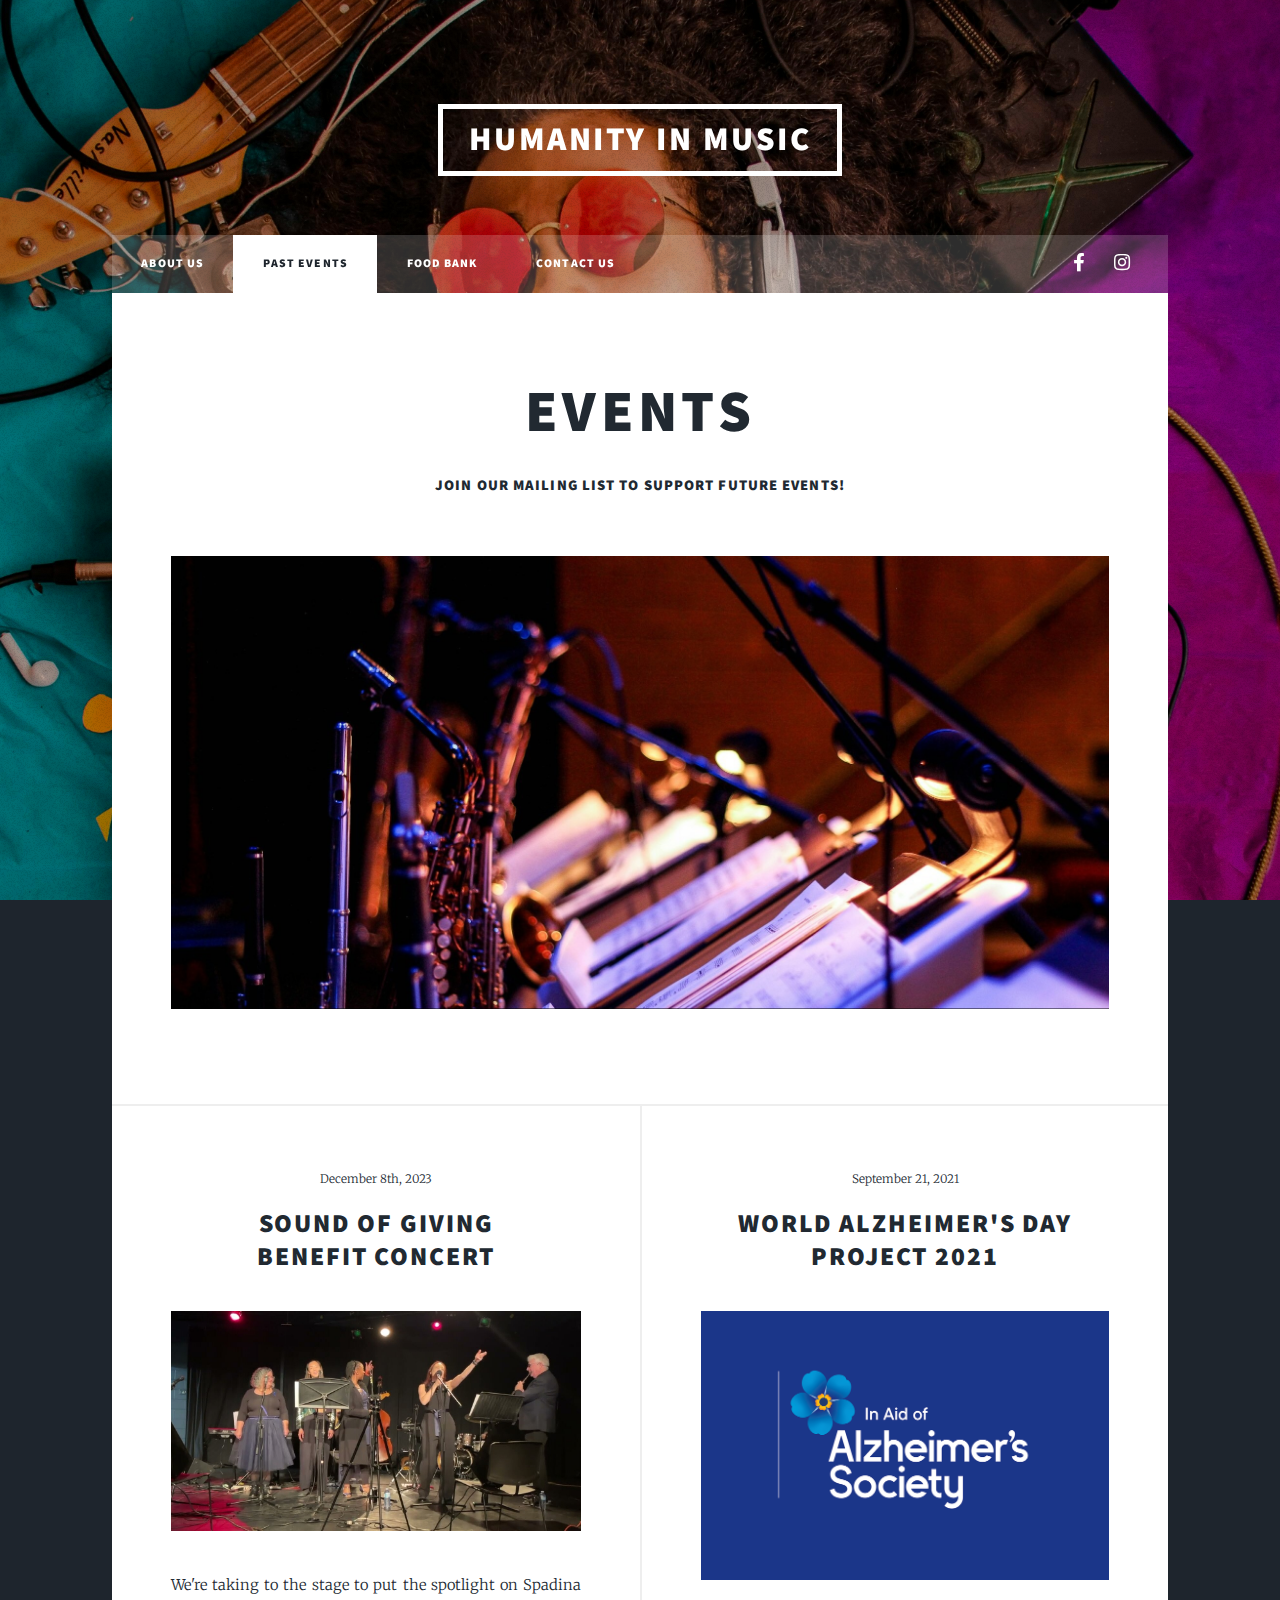
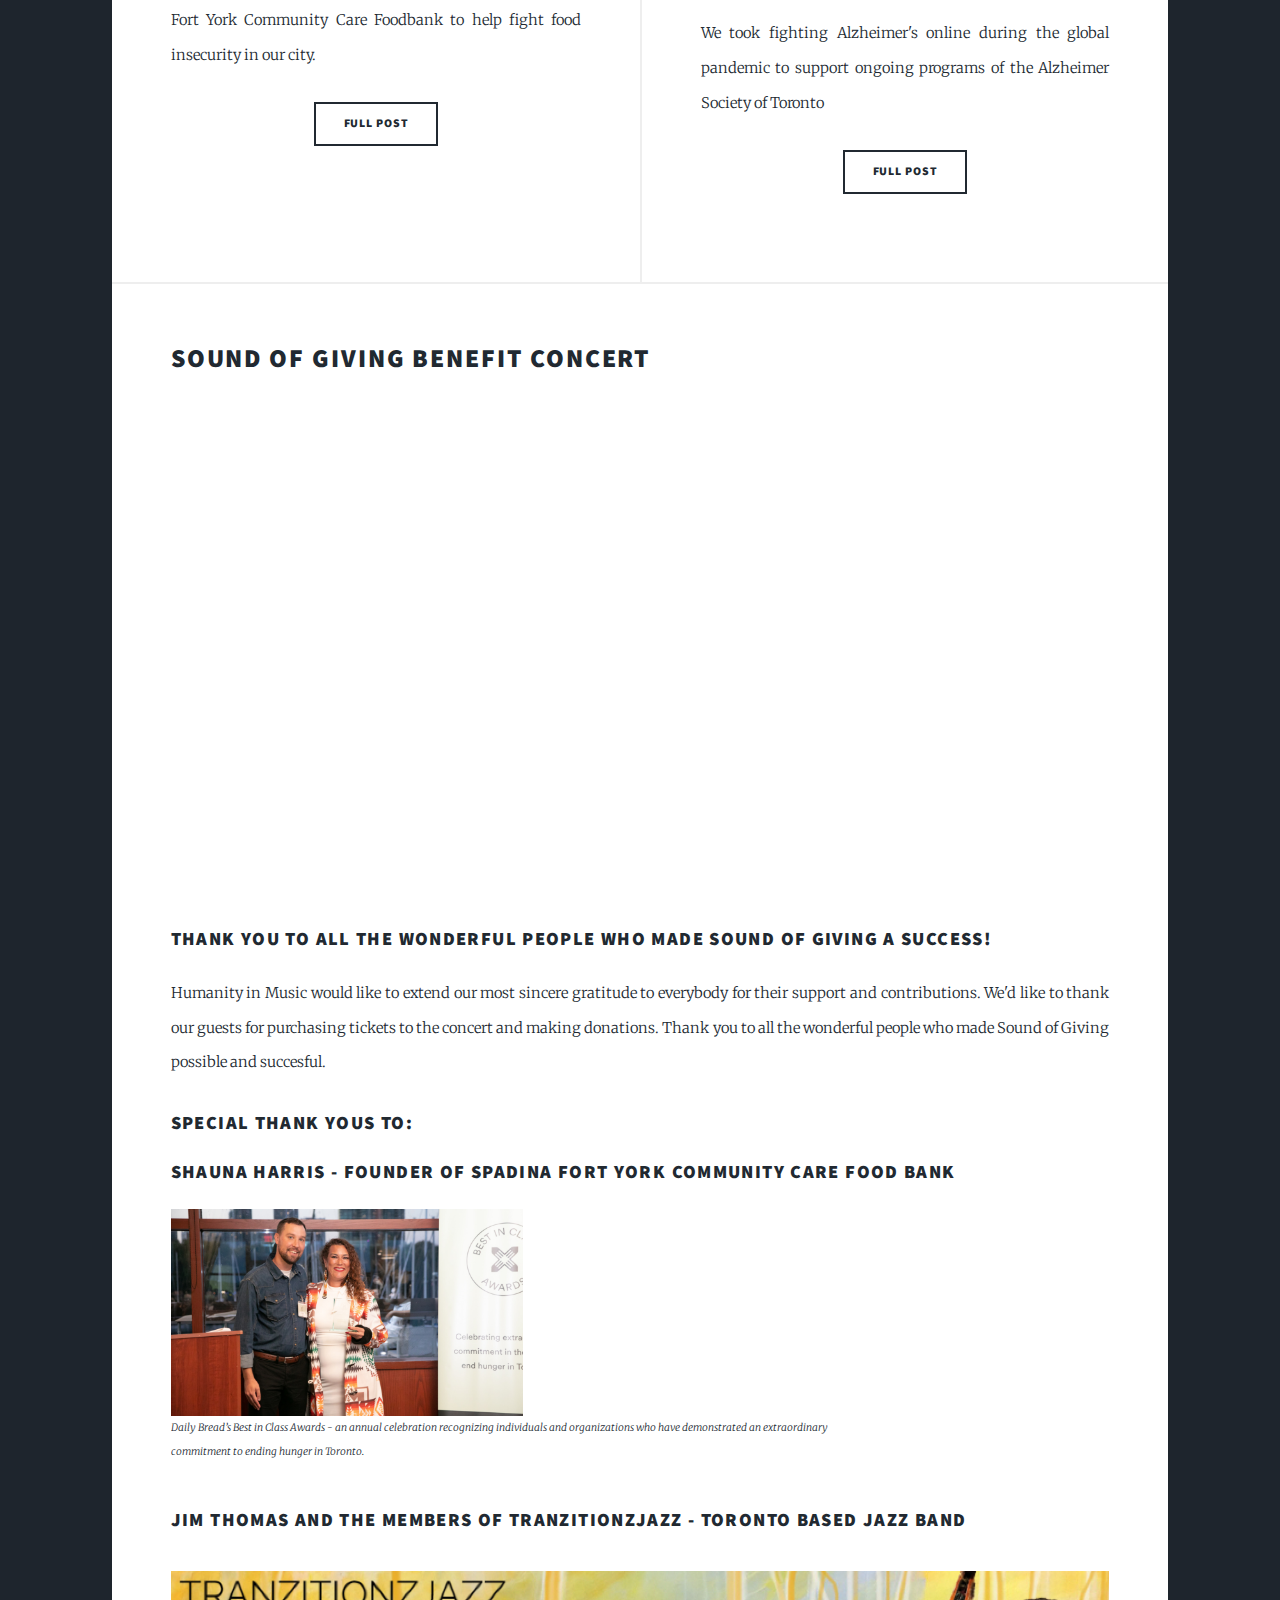
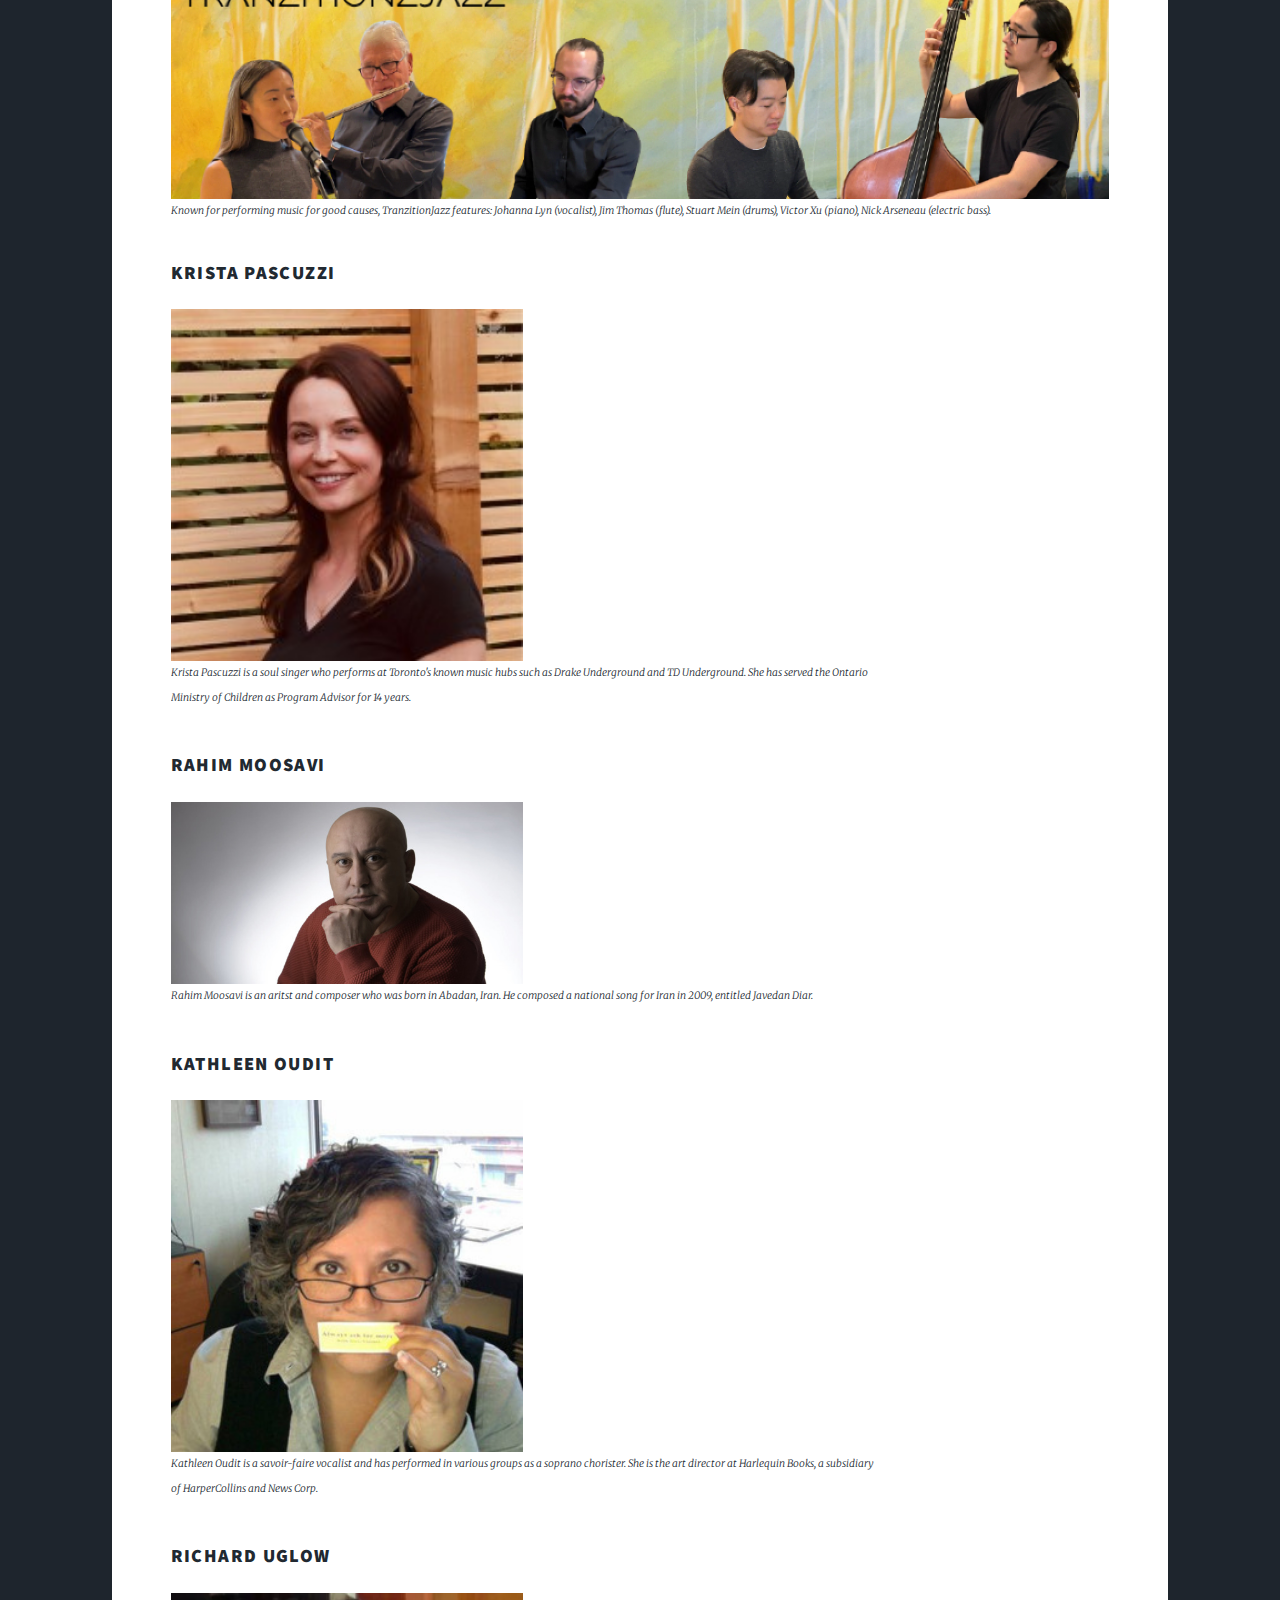
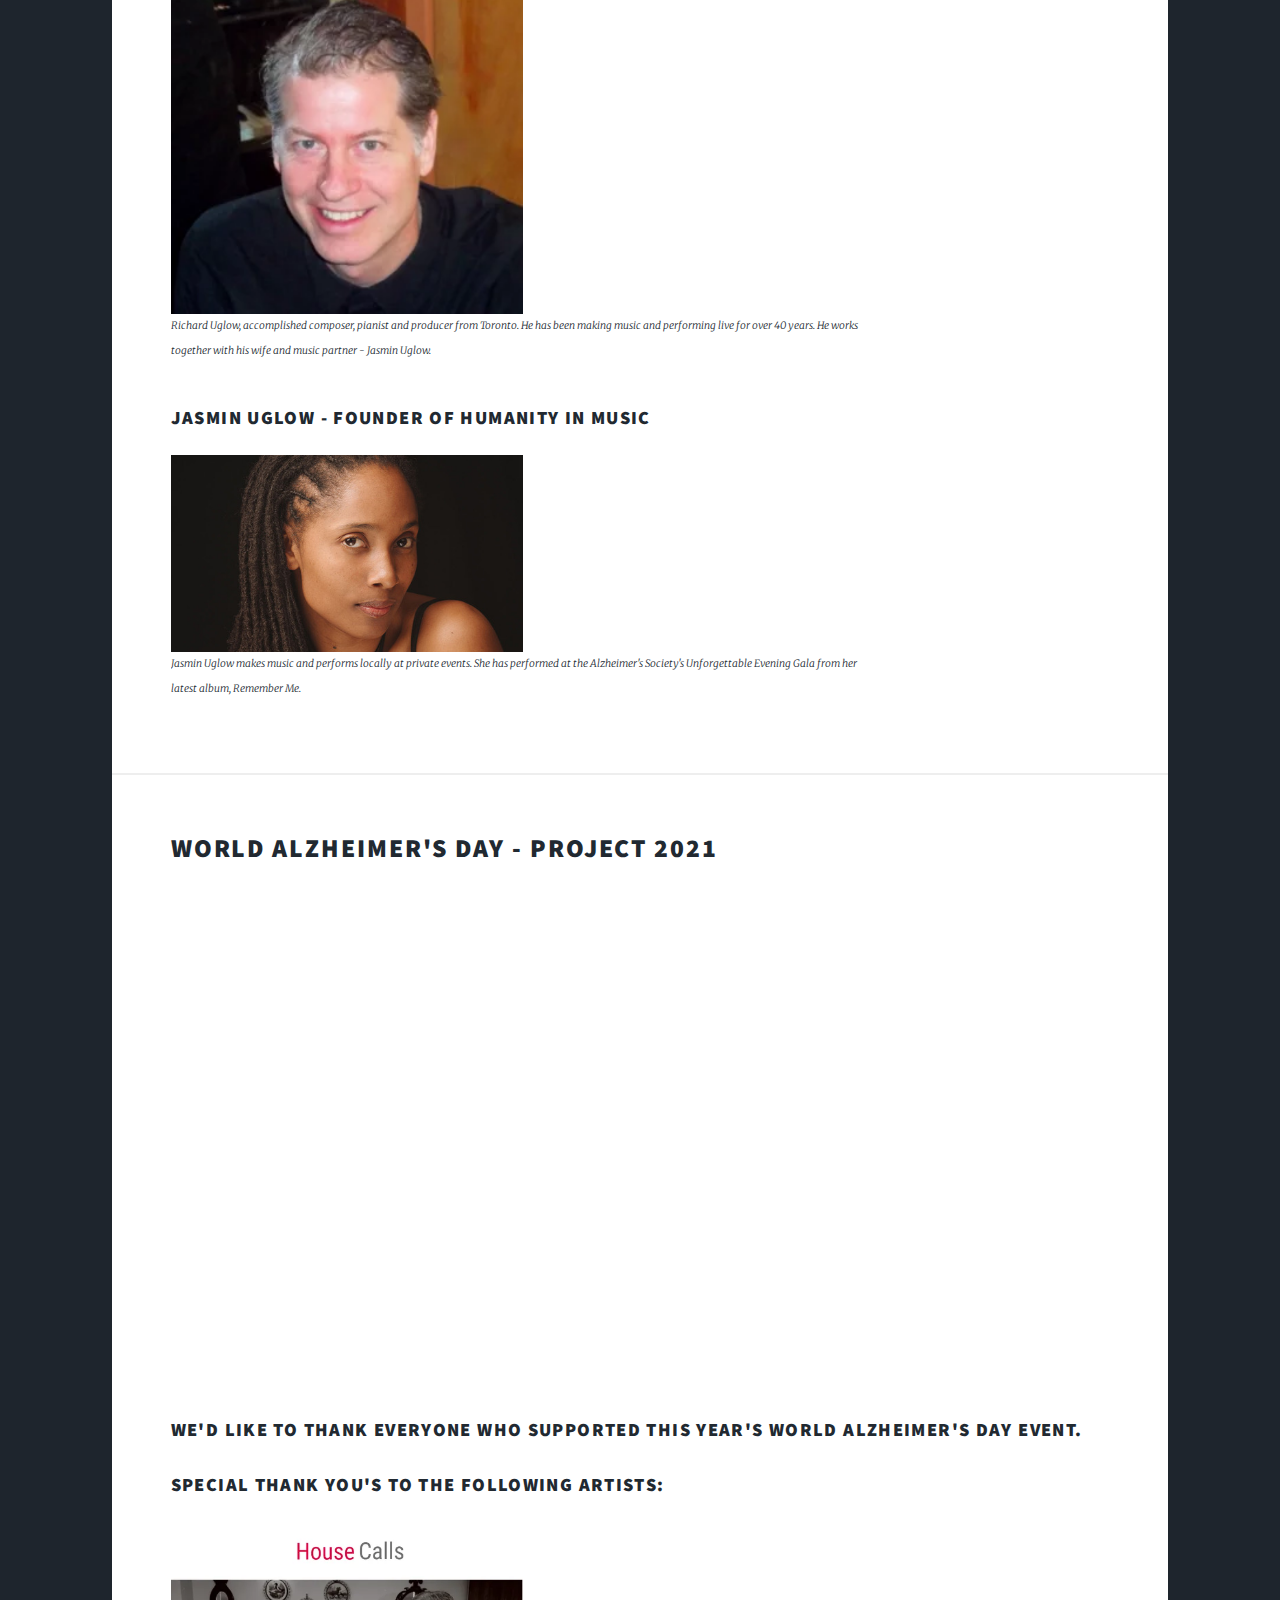
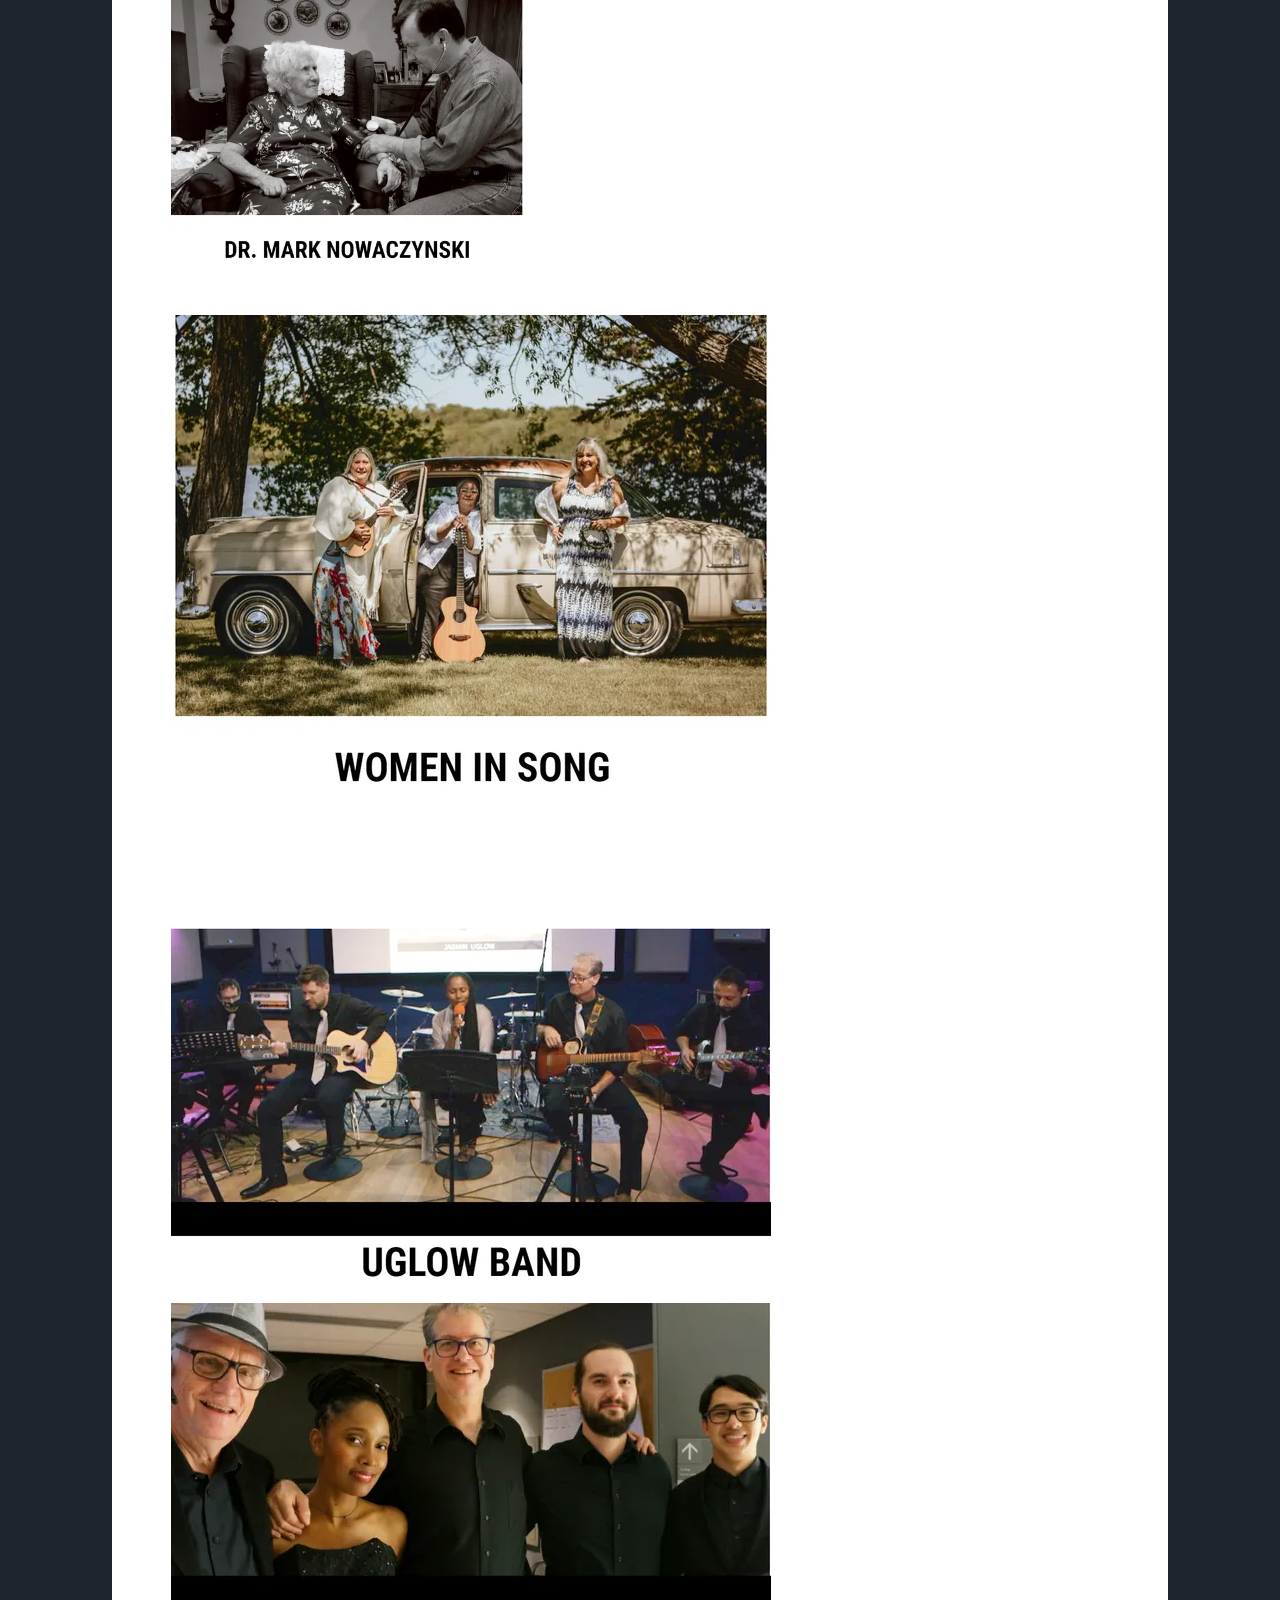
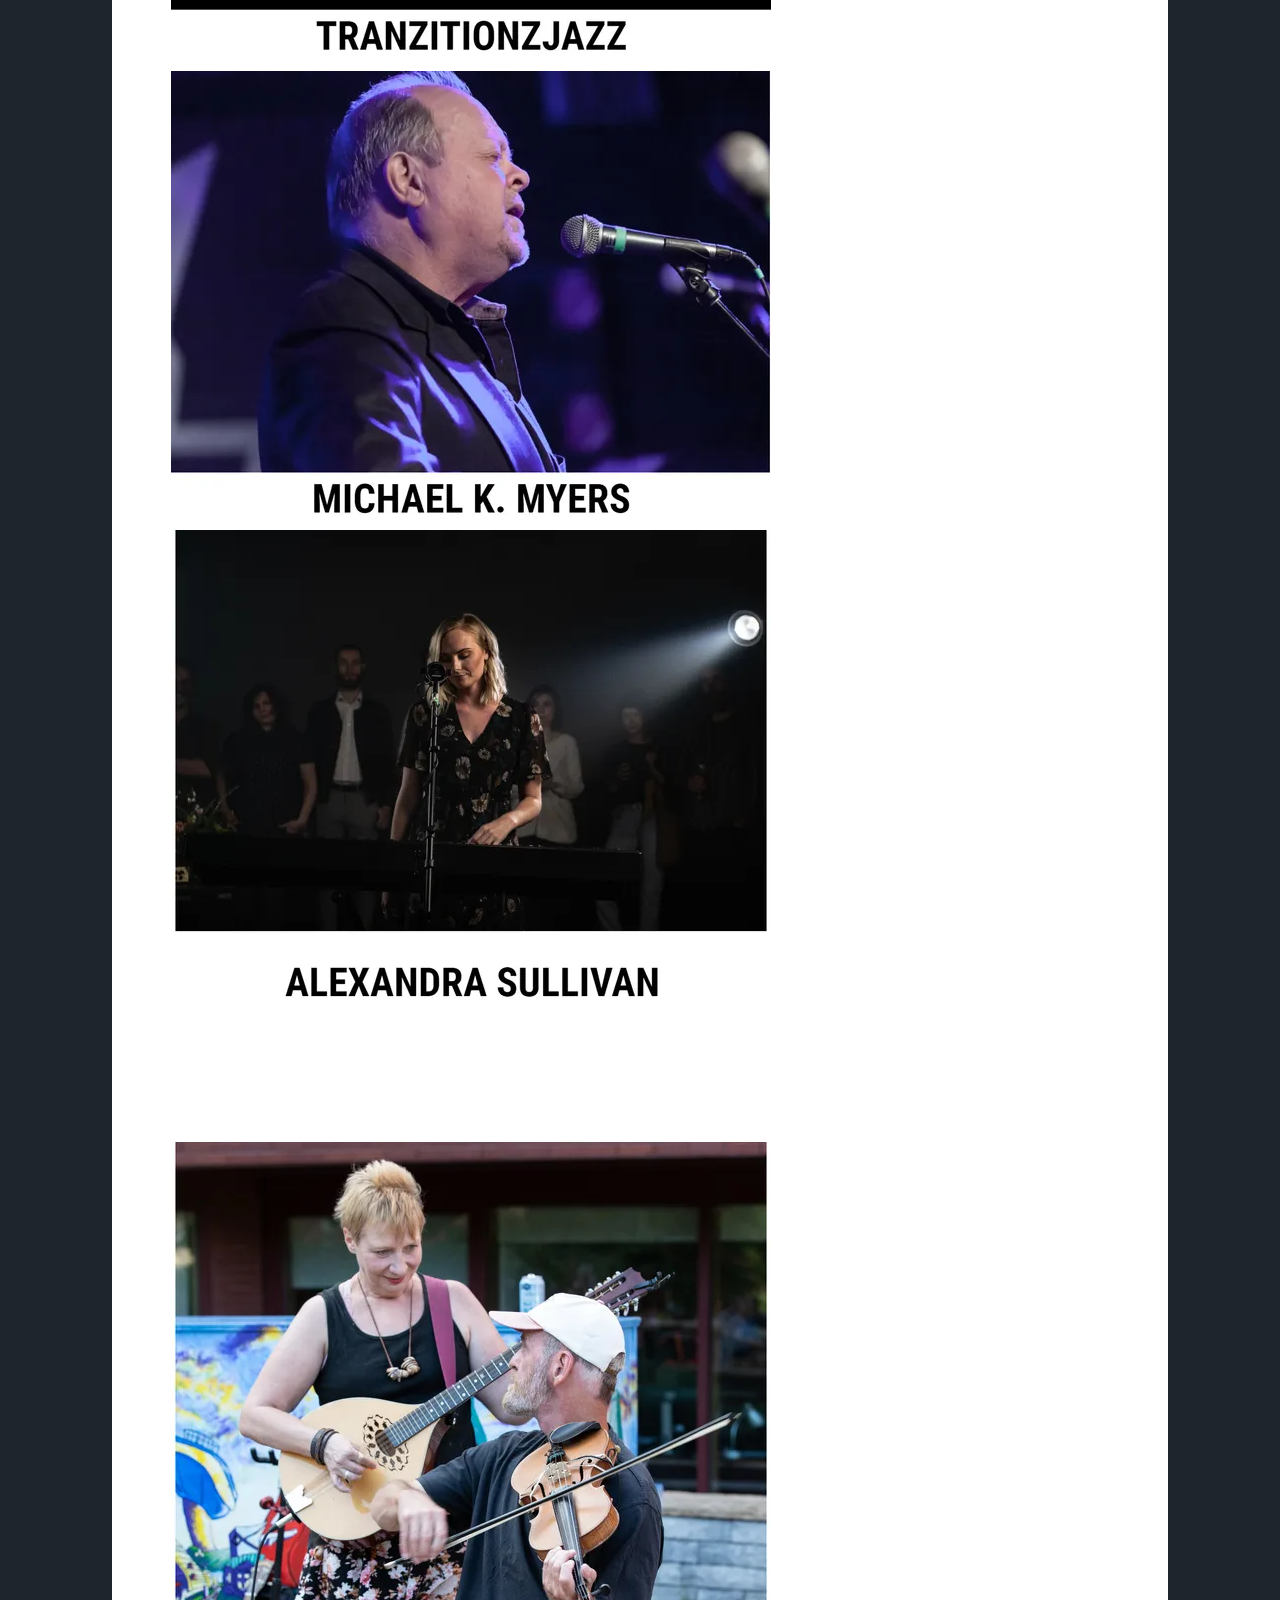
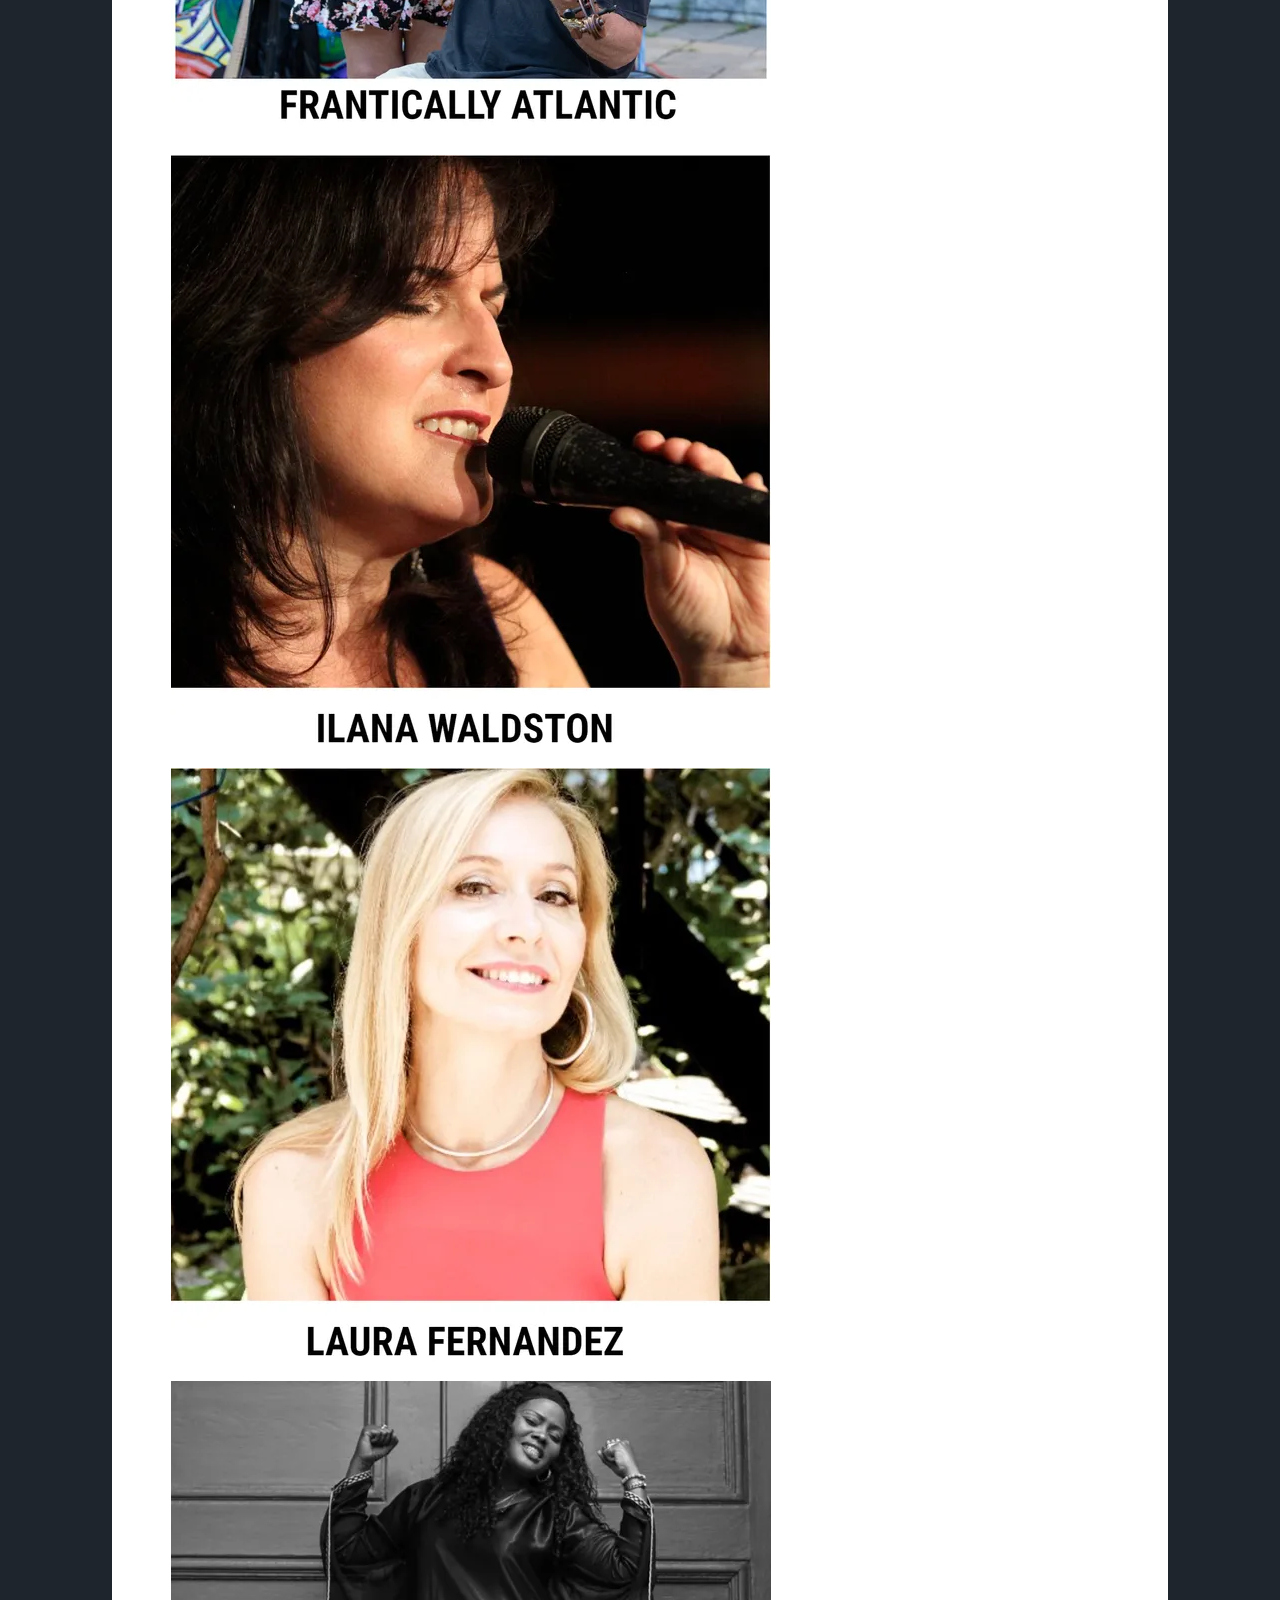
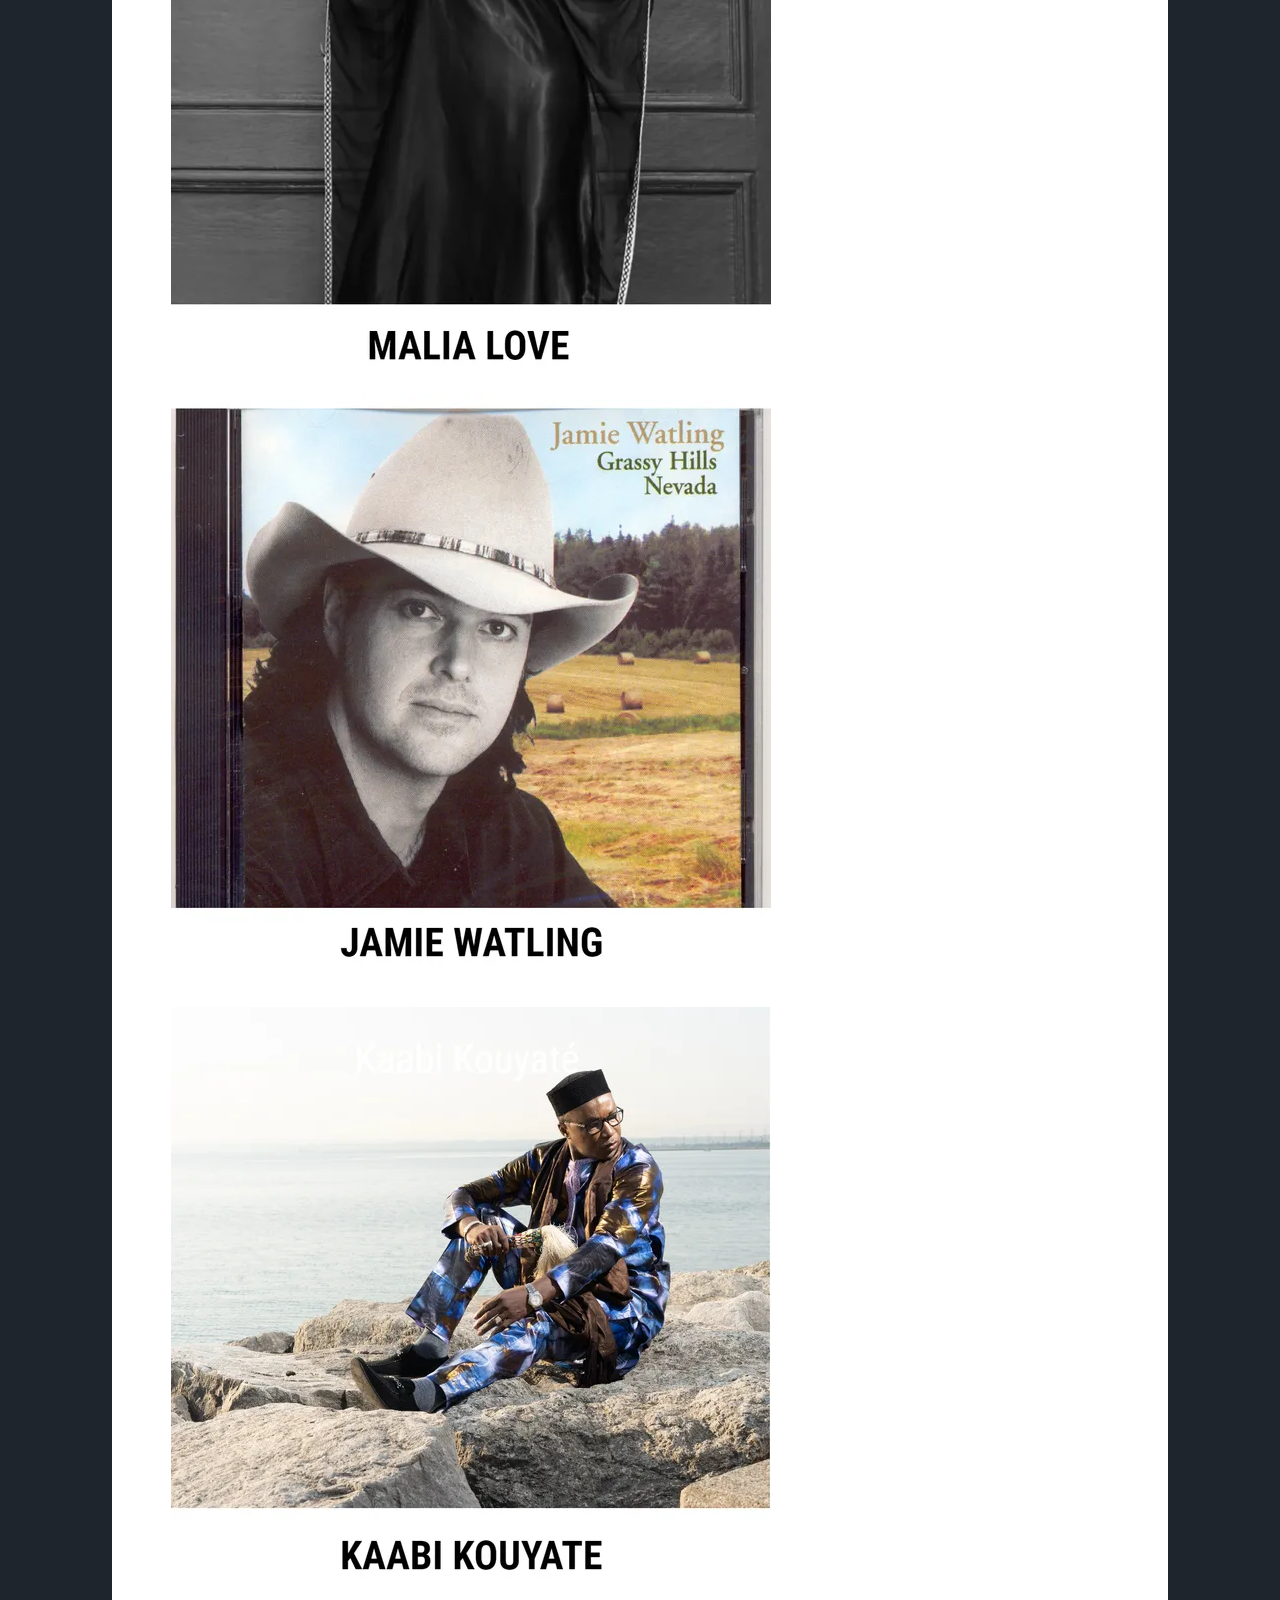
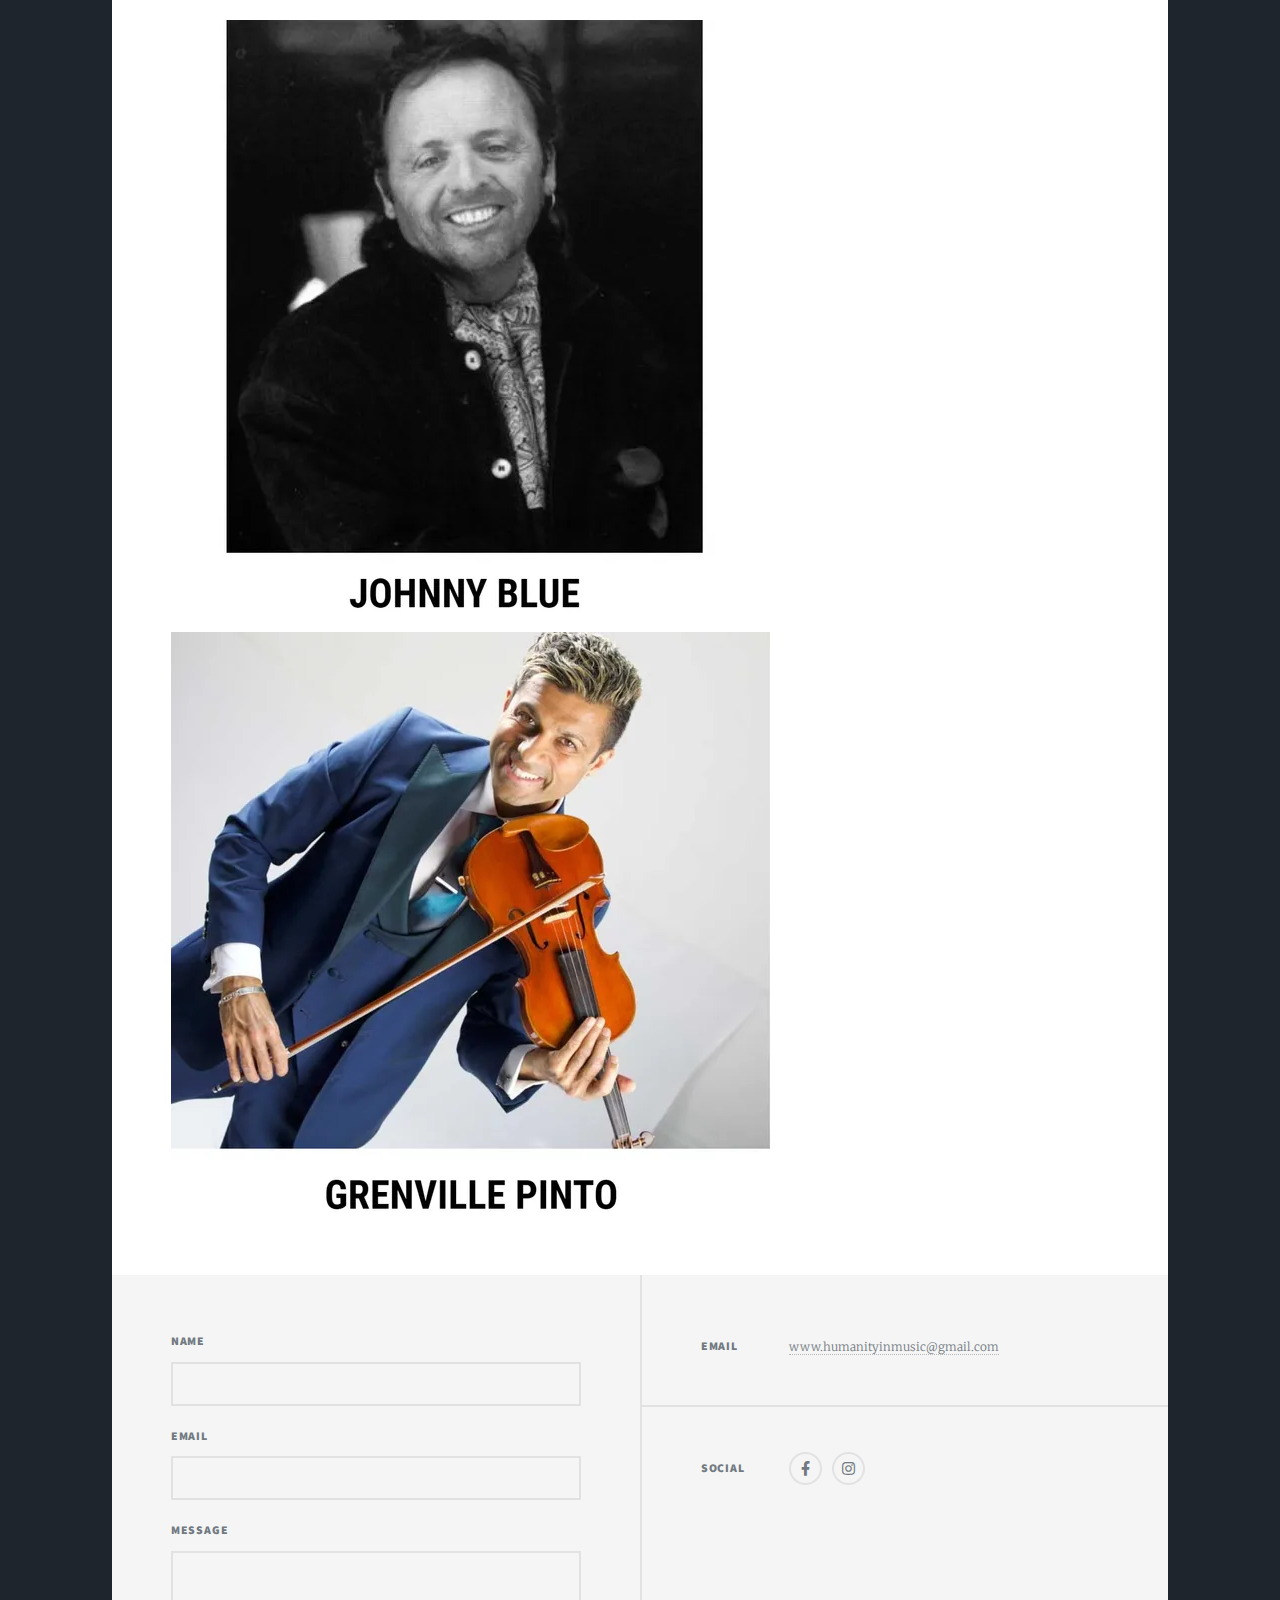
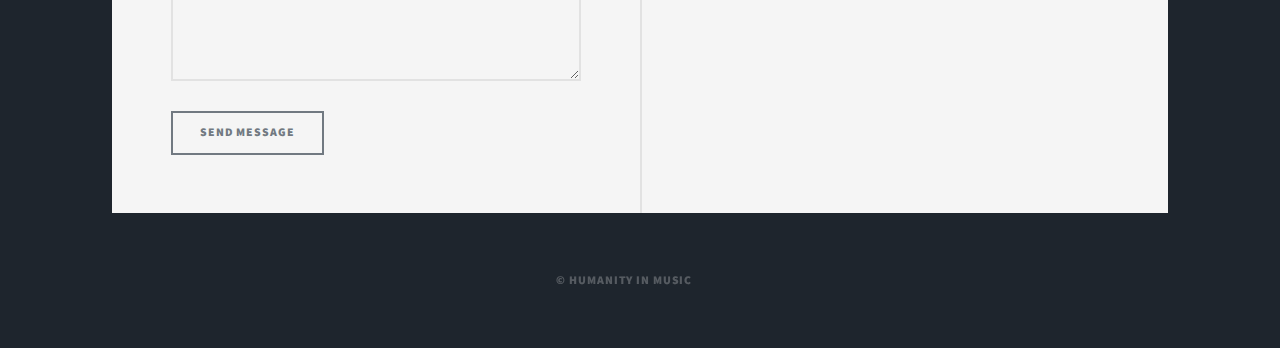
<file: events.html>
<!DOCTYPE HTML>

<html>
	<head>
		<title>Humanity in Music - Events</title>
		<meta charset="utf-8" />
		<meta name="viewport" content="width=device-width, initial-scale=1, user-scalable=no" />
		<link rel="stylesheet" href="assets/css/main.css" />
		<noscript><link rel="stylesheet" href="assets/css/noscript.css" /></noscript>
	</head>
	<body class="is-preload">

		<!-- Wrapper -->
			<div id="wrapper">

				<!-- Header -->
					<header id="header">
						<a href="index.html" class="logo">Humanity in Music</a>
					</header>

				<!-- Nav -->
					<nav id="nav">
						<ul class="links">
							<li><a href="index.html">About Us</a></li>
							<li class="active"><a
							href="events.html">Past Events</a></li>
							<li><a href="food_bank.html">Food Bank</a></li>
							<li><a href="contact_us.html">Contact Us</a></li>
							<!-- <li><a href="elements.html">Elements Reference</a></li> -->
						</ul>
						<ul class="icons">
							<!-- <li><a href="#" class="icon brands fa-twitter"><span class="label">Twitter</span></a></li> -->
							<li><a href="https://www.facebook.com/SpafyCC/" rel="noopener noreferrer" class="icon brands fa-facebook-f"><span class="label">Facebook</span></a></li>
							<li><a
							href="https://www.instagram.com/humanity_in_music"
							rel="noopener noreferrer" class="icon brands fa-instagram"><span
							class="label">Instagram</span></a></li>
						</ul>
					</nav>

				<!-- Main -->
				
					<div id="main">
						<section class="post">
							<header class="major">
								<h1>Events<br />
								</h1>
								<h4>Join our mailing list to support future events!</h4>
							</header>
							<!-- <span class="date">April 25, 2017</span> -->
						<img src="images/pic01.jpg" class="image fit" alt="Set
						up music stands and microphones">
							
						</section>
						<section class="posts">
							<article>
								<header>
									<span class="date">December 8th, 2023</span>
									<h2><a href="events.html#sound_of_giving">Sound of Giving<br />
									Benefit Concert</a></h2>
								</header>
								<a href="events.html#sound_of_giving" class="image fit"><img src="images/sound-of-giving-preview.jpg" alt="" /></a>
								<p>We're taking to the stage to put the
								spotlight on Spadina Fort York Community Care
								Foodbank to help fight food insecurity in our city.</p>
								<ul class="actions special">
									<li><a href="#" class="button">Full Post</a></li>
								</ul>
							</article>
							<article>
								<header>
									<span class="date">September 21, 2021</span>
									<h2><a href="events.html#worlds_alzheimers_day">World Alzheimer's Day <br />
										Project 2021</a></h2>
								</header>
								<a href="events.html#worlds_alzheimers_day" class="image fit"><img src="images/alzheimers-society.png" alt="" /></a>
								<p>We took fighting Alzheimer's online during
								the global pandemic to support ongoing programs
								of the Alzheimer Society of Toronto								</p>
								<ul class="actions special">
									<li><a href="#" class="button">Full Post</a></li>
								</ul>
							</article>
							</section>
						<!-- Post -->
							
							<section>
								<a id="sound_of_giving"></a>
								<h2>Sound of Giving Benefit Concert</h2>
								<div class="responsive-youtube">
									<iframe
									src="https://www.youtube.com/embed/7DmoR7qhkOE?si=o6vvDDe1fVTpRlJn"
									title="YouTube video player" frameborder="0"
									allow="accelerometer; autoplay; clipboard-write;
									encrypted-media; gyroscope; picture-in-picture;
									web-share"
									referrerpolicy="strict-origin-when-cross-origin"
									allowfullscreen>
									</iframe>
								</div>
								<h3>
									Thank you to all the wonderful people who
									made Sound of Giving a success!
								</h3>
								<p>
									Humanity in Music would like to extend our
									most sincere gratitude to everybody for
									their support and contributions. We'd like
									to thank our guests for purchasing tickets
									to the concert and making donations. Thank
									you to all the wonderful people who made
									Sound of Giving possible and succesful. 
								</p>
								<h3>
									Special thank yous to:
								</h3>
								<h3>
									Shauna Harris - founder of Spadina Fort York
									Community Care Food Bank
								</h3>
								<figure class = "image">
									<img src="images/shauna-harris.jpg"
									alt="Shauna Harris, receiving
									the Profound Community Impact award">
									<figurecaption>Daily Bread’s Best in Class
									Awards - an annual celebration recognizing
									individuals and organizations who have
									demonstrated an extraordinary commitment to
									ending hunger in Toronto.</figurecaption>
								</figure>
								<h3>
									Jim Thomas and the Members of
									TranzitionzJazz - Toronto Based Jazz Band
								</h3>
								<figure class = "image fit">
									<img src="images/test.jpg" alt="Banner image
									with members of TranzitionzJazz ">
									<figurecaption>Known for performing music
									for good causes, TranzitionJazz features: Johanna Lyn (vocalist), Jim
									Thomas (flute), Stuart Mein (drums), Victor
									Xu (piano), Nick Arseneau (electric bass).</figurecaption>
								</figure>
								<h3>
									Krista Pascuzzi
								</h3>
								<figure class = "image" >
									<img src="images/krista-pascuzzi.jpeg"
									alt="Krista Pascuzzi">
									<figurecaption>Krista Pascuzzi is a soul singer who
									performs at Toronto's known music hubs such
									as Drake Underground and TD Underground. She
									has served the Ontario Ministry of Children as
									Program Advisor for 14 years.</figurecaption>
								</figure>
								<h3>
									Rahim Moosavi
								</h3>
								<figure class ="image ">
									<img src="images/rahim-moosavi.jpg"
									alt="Rahim Moosavi">
									<figurecaption>
										Rahim Moosavi is an aritst and
										composer who was born in Abadan, Iran.
										He composed a national
										song for Iran in 2009, entitled Javedan Diar.</figurecaption>
								</figure>
								<h3>
									Kathleen Oudit
								</h3>
								<figure class="image "><img
								src="images/kathleen-oudit.jpg" alt ="Kathleen Oudit"
								<figurecaption>
									Kathleen Oudit is a savoir-faire
									vocalist and has performed in various groups as
									a soprano chorister. She is the art director at
									Harlequin Books, a subsidiary of HarperCollins
									and News Corp.
								</figurecaption>
								</figure>
								<h3>Richard Uglow</h3>
								<figure class="image ">
									<img src="images/richard-uglow.webp"
									alt="Richard Uglow">
									<figurecaption>
										Richard Uglow, accomplished composer,
										pianist and producer from Toronto. He
										has been making music and performing
										live for over 40 years. He works
										together with his wife and music
										partner - Jasmin Uglow. 
									</figurecaption>
								</figure>
								<h3>
									Jasmin Uglow - Founder of Humanity in Music
								</h3>
								<figure class="image ">
									<img src="images/jasmin-uglow.jpg" alt
									="Jasmin Uglow">
									<figurecaption>
										Jasmin Uglow makes music and performs
										locally at private events. She has
										performed at the Alzheimer's Society's
										Unforgettable Evening Gala from her
										latest album, Remember Me.
									</figurecaption>
								</figure>	
							</section>
							
							<section>
								<a id="worlds_alzheimers_day"></a>
								<h2>World Alzheimer's Day - Project 2021</h2>
								<div class="responsive-youtube">
								<iframe
								src="https://www.youtube.com/embed/tVzDxRHcfJ0?si=Gnw54yrrQKoGQpzY"
								title="YouTube video player" frameborder="0"
								allow="accelerometer; autoplay; clipboard-write;
								encrypted-media; gyroscope; picture-in-picture;
								web-share"
								referrerpolicy="strict-origin-when-cross-origin"
								allowfullscreen></iframe>
								</div>	
								<h3>We'd like to thank everyone who supported this year's World Alzheimer's Day event.
								<br>
								<br>
								Special thank you's to the following artists:
								</h3>
								
								<figure class="image">
									<img src="images/dr-mark-nowaczynski.webp">
								</figure> 
									<img src="images/women_in_song.webp"
									class="image">
									<img src="images/uglow-band.webp" class="image">
									<img src="images/tranzitionzjazz.webp" class="image">
									<img src="images/michael-k-myers.webp" class="image" >
									<img src="images/alexandra-sullivan.webp" class="image">
									<img src="images/frantically-atlantic.webp" class="image">
									<img src="images/ilana-waldston.webp" class="image">
									<img src="images/laura-fernandez.webp" class="image">
									<img src="images/malia-love.webp" class="image">
									<img src="images/jamie-watling.webp" class="image">
									<img src="images/kaabi-kouyate.webp" class="image">
									<img src="images/johnny-blue.webp" class="image">
									<img src="images/grenville-pinto.webp" class="image">
								
									


							</section>

					</div>

				<!-- Footer -->
					<footer id="footer">
						<section>
							<form name="contact" method="POST"
							data-netlify="true"
							data-netlify-honeypot="bot-field"
							onsubmit="submit" action="success#redirect">
								<input class="d-none"name = "bot-field">
								<div class="fields">
									<div class="field">
										<label for="name">Name</label>
										<input type="text" name="name" id="name"
										required />
									</div>
									<div class="field">
										<label for="email">Email</label>
										<input type="email" name="email" id="email" required/>
									</div>
									<div class="field">
										<label for="message">Message</label>
										<textarea name="message" id="message"
										rows="3" required></textarea>
									</div>
								</div>
								<ul class="actions">
									<li><input type="submit" value="Send Message" /></li>
								</ul>
							</form>
						</section>
						<section class="split contact">
							<!-- <section class="alt">
								<h3>Address</h3>
								<p>1234 Somewhere Road #87257<br />
								Nashville, TN 00000-0000</p>
							</section> -->
							<!-- <section>
								<h3>Phone</h3>
								<p><a href="#">(000) 000-0000</a></p>
							</section> -->
							<section>
								<h3>Email</h3>
								<p><a href="#">www.humanityinmusic@gmail.com</a></p>
							</section>
							<section>
								<h3>Social</h3>
								<ul class="icons alt">
									<!-- <li><a href="#" class="icon brands alt fa-twitter"><span class="label">Twitter</span></a></li> -->
									<li><a href="https://www.facebook.com/SpafyCC/" class="icon brands alt fa-facebook-f"><span class="label">Facebook</span></a></li>
									<li><a
									href="https://www.instagram.com/humanity_in_music"
									class="icon brands alt fa-instagram" rel="noopener noreferrer"><span
									class="label">Instagram</span></a></li>

								</ul>
							</section>
						</section>
					</footer>

				<!-- Copyright -->
					<div id="copyright">
						<ul><li>&copy; Humanity in Music</li><li></a></li></ul>
					</div>

			</div>

		<!-- Scripts -->
			<script src="assets/js/jquery.min.js"></script>
			<script src="assets/js/jquery.scrollex.min.js"></script>
			<script src="assets/js/jquery.scrolly.min.js"></script>
			<script src="assets/js/browser.min.js"></script>
			<script src="assets/js/breakpoints.min.js"></script>
			<script src="assets/js/util.js"></script>
			<script src="assets/js/main.js"></script>

	</body>
</html>
</file>
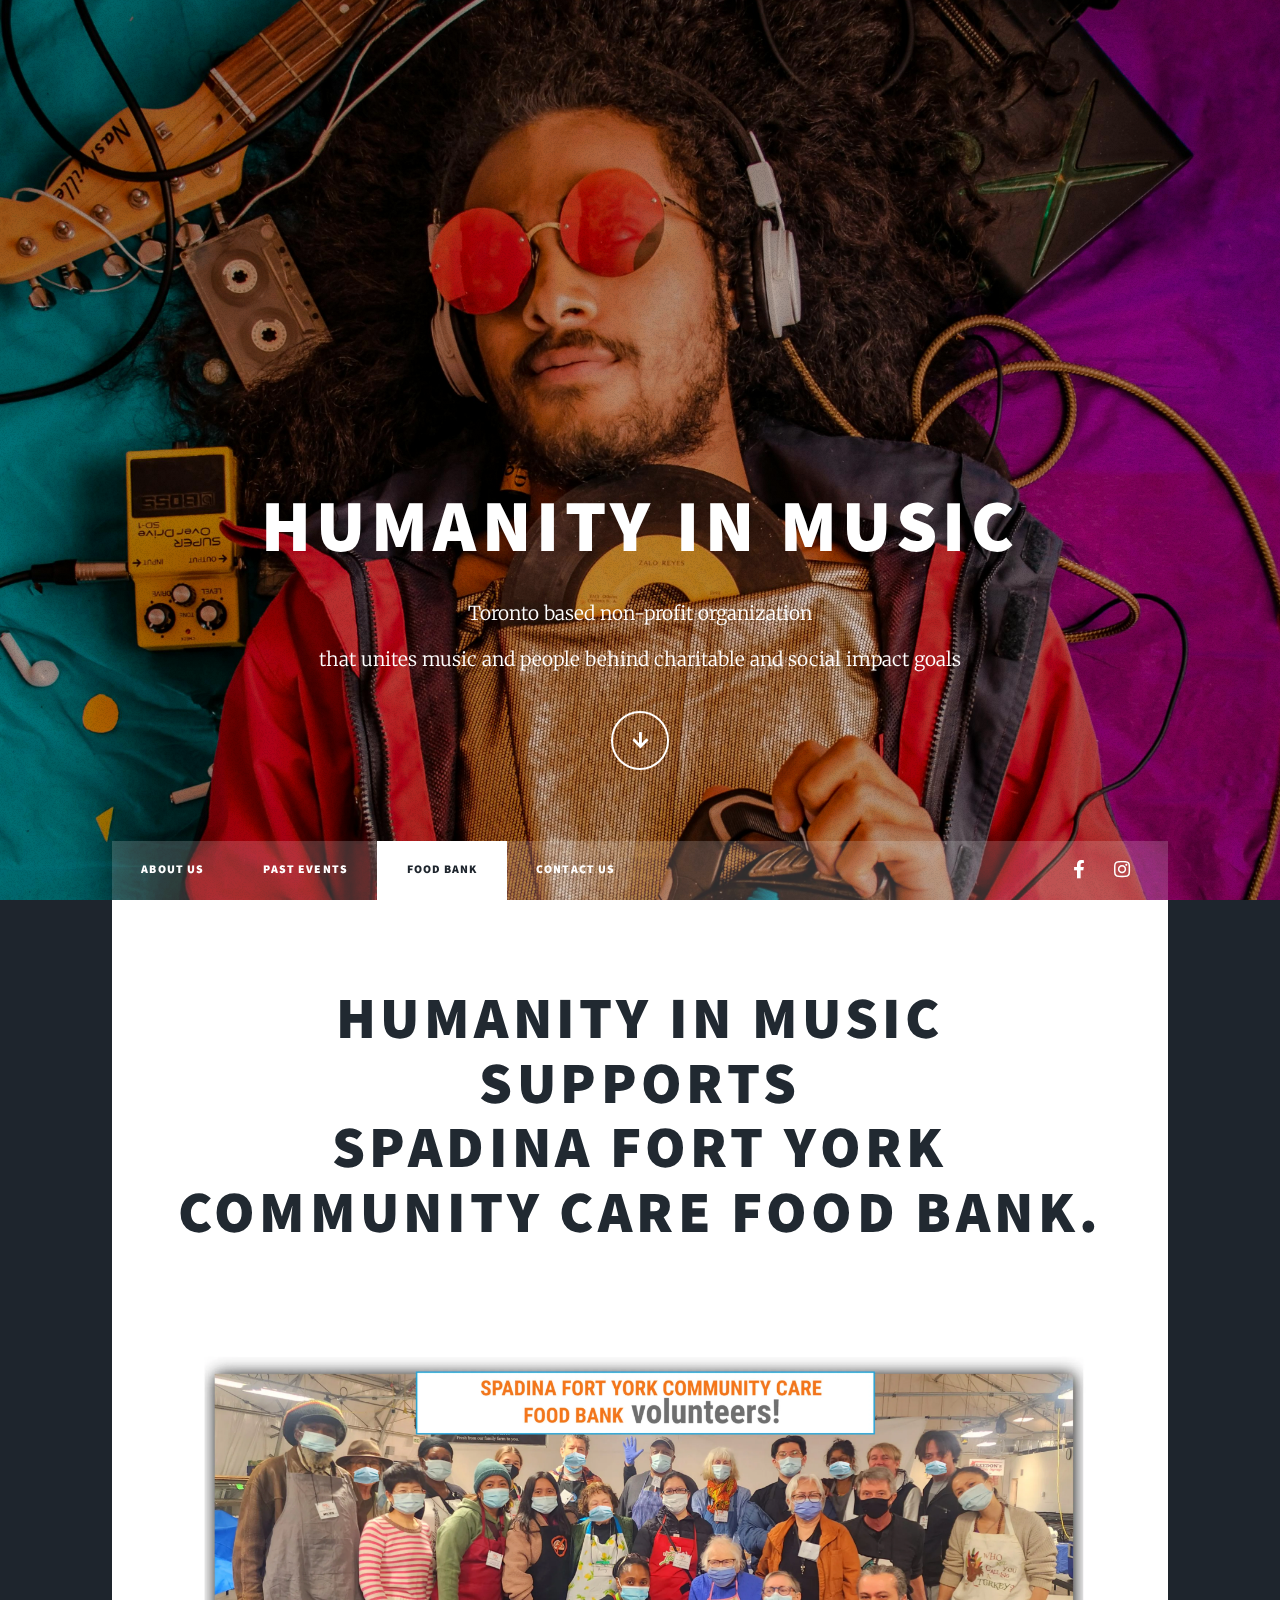
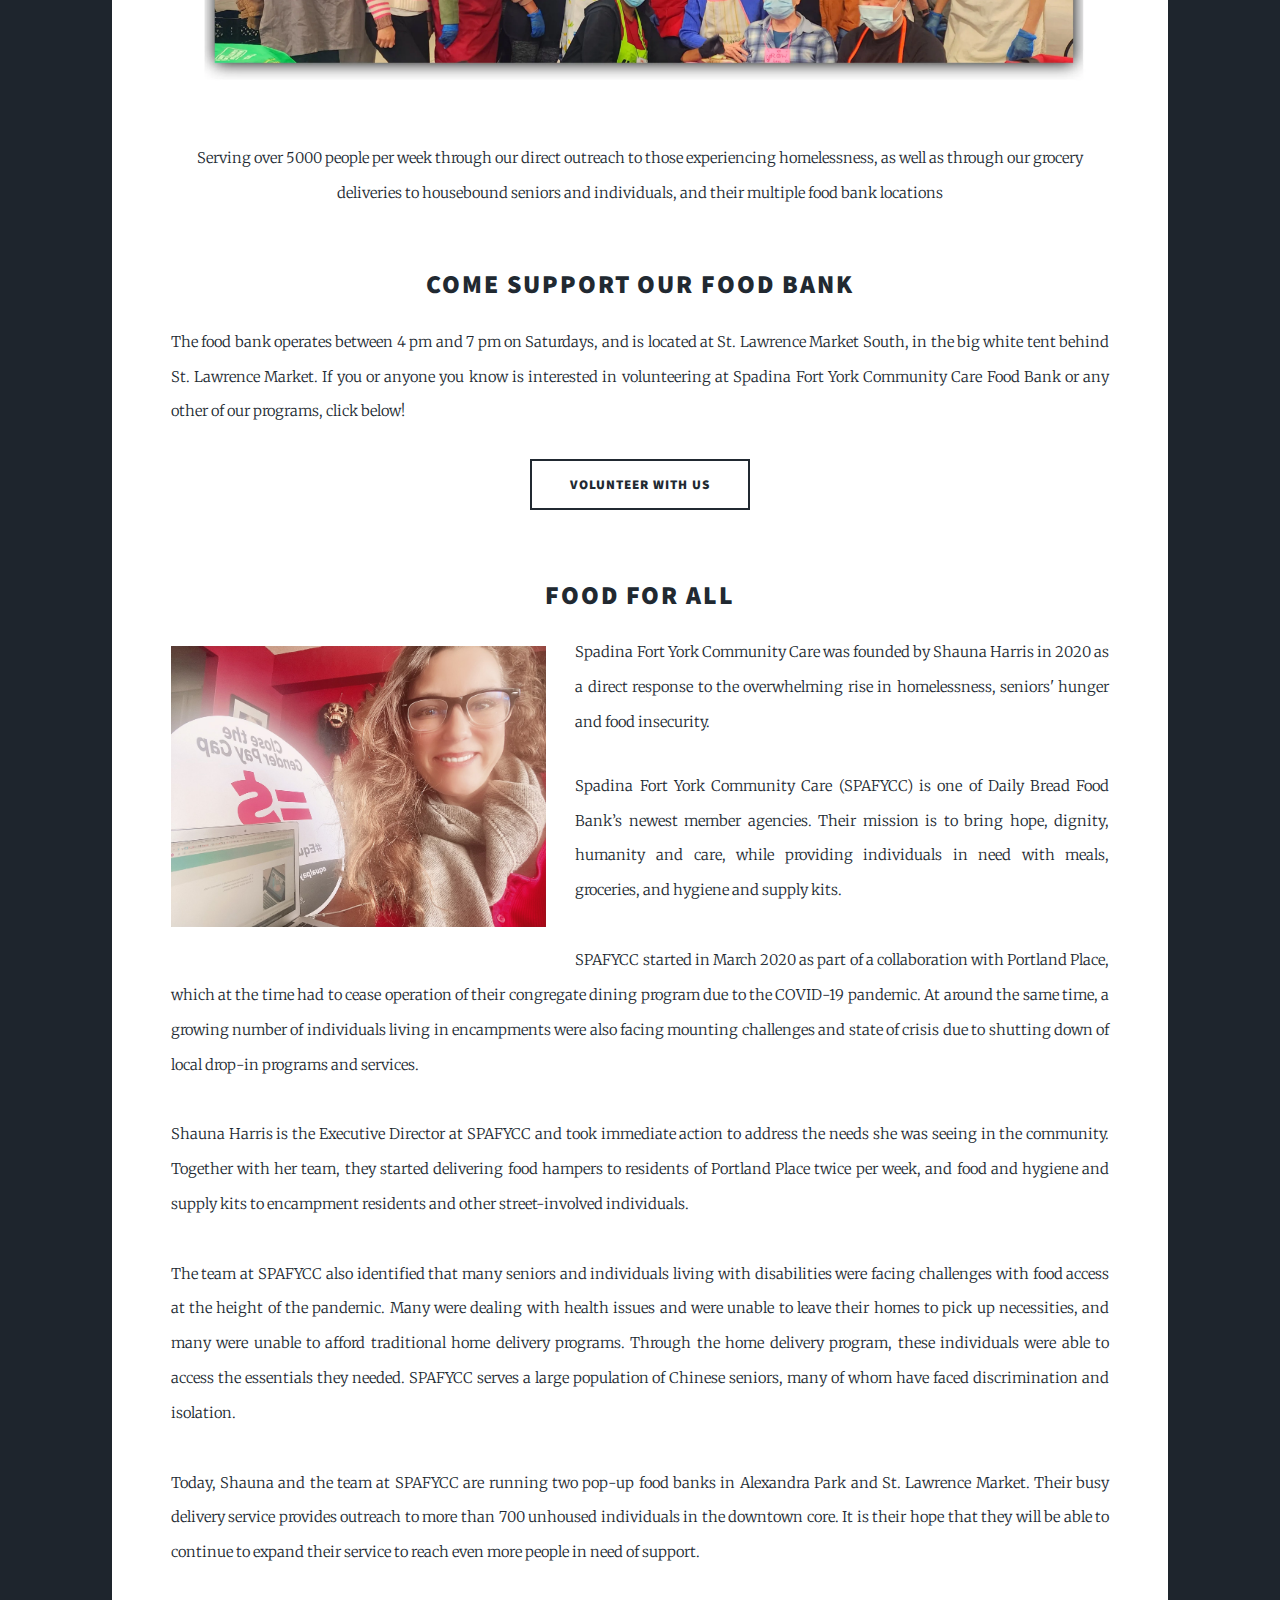
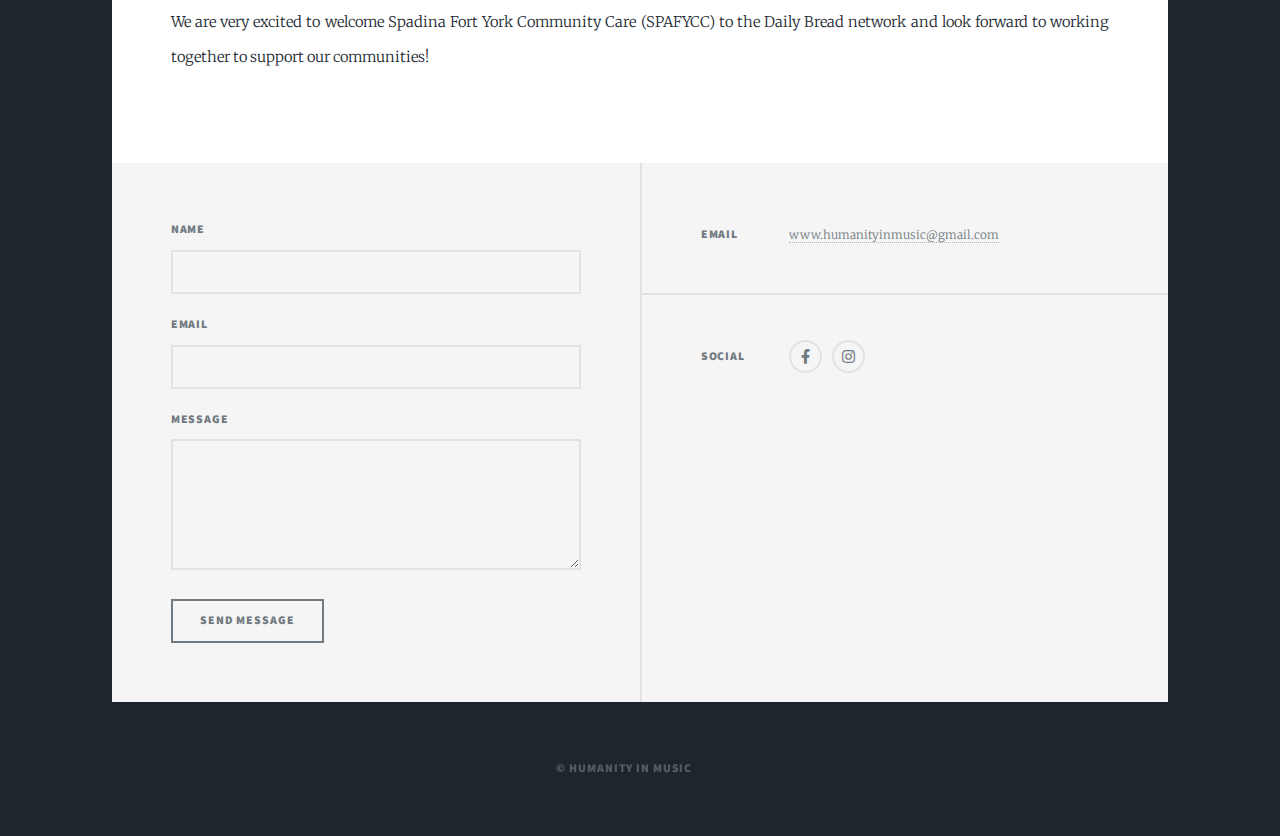
<file: food_bank.html>
<!DOCTYPE HTML>

<html>
	<head>
		<title>Humanity in Music</title>
		<meta charset="utf-8" />
		<meta name="viewport" content="width=device-width, initial-scale=1, user-scalable=no" />
		<link rel="stylesheet" href="assets/css/main.css" />
		<noscript><link rel="stylesheet" href="assets/css/noscript.css" /></noscript>
	</head>
	<body class="is-preload">

		<!-- Wrapper -->
			<div id="wrapper" class="fade-in">

				<!-- Intro -->
					<div id="intro">
						<h1>Humanity in Music</h1>
						<p>Toronto based non-profit organization  <br />that
						unites music and people behind charitable and social impact			goals
						</p>
						<ul class="actions">
							<li><a href="#header" class="button icon solid solo fa-arrow-down scrolly">Continue</a></li>
						</ul>
					</div>

				<!-- Header -->
					<header id="header">
						<a href="index.html" class="logo">Humanity in Music</a>
					</header>

				<!-- Nav -->
					<nav id="nav">
						<ul class="links">
							<li><a href="index.html">About Us</a></li>
							<li><a href="events.html">Past Events</a></li>
							<li class="active"><a href="food_bank.html">Food Bank</a></li>
							<li><a href="contact_us.html">Contact Us</a></li>
							<!-- <li><a href="elements.html">Elements Reference</a></li> -->
						</ul>
						<ul class="icons">
							<!-- <li><a href="#" class="icon brands fa-twitter"><span class="label">Twitter</span></a></li> -->
							<li><a href="https://www.facebook.com/SpafyCC/"
								rel="noopener noreferrer" class="icon brands
							fa-facebook-f"><span
							class="label">Facebook</span></a></li>
							<li><a
							href="https://www.instagram.com/humanity_in_music"
							rel="noopener noreferrer" class="icon brands
							fa-instagram"><span
							class="label">Instagram</span></a></li>
						</ul>
					</nav>

				<!-- Main -->
					<div id="main">

						<!-- Featured Post -->
							<article class="post featured">
								<header class="major">
									<!-- <span class="date">April 25, 2017</span> -->
									<h2>Humanity in Music Supports<br> Spadina Fort York Community Care Food Bank.
									</h2>
									<figure>
										<a href="https://www.facebook.com/SpafyCC/"><img src="images/sfycc-volunteers.webp"
											class="image fit" alt="SPAFYCC
											Volunteers"></a>
										<figcaption>Serving over 5000 people per
										week through our direct outreach to
										those experiencing homelessness, as well
										as through our grocery deliveries to
										housebound seniors and individuals, and
										their multiple food bank
										locations</figcaption>
									</figure>

								</header>
								
								<h2>Come Support Our Food Bank</h2>
								<p>
									The food bank operates between 4 pm and 7 pm on
									Saturdays, and is located at St. Lawrence Market
									South, in the big white tent behind St. Lawrence
									Market. If you or anyone you know is interested
									in volunteering at Spadina Fort York Community
									Care Food Bank or any other of our programs,
									click below!
									
								</p>
								<a
								href="mailto:jrwuoft@gmail.com?subject=Humanity 
								in Music"><button class="large">Volunteer with Us</button></a>
								<br><br><br>

								<h2>Food For All</h2>

								

								<figure>
									<img src="images/shauna-harris-selfie.jpeg"
									class ="image left">
								</figure>
								<p>Spadina Fort York Community Care was founded by Shauna Harris in 2020 as a direct response to the overwhelming rise in homelessness, seniors' hunger and food insecurity.</p>

								<p>
									Spadina Fort York Community Care (SPAFYCC) is one of Daily Bread Food Bank’s newest member agencies. Their mission is to bring hope, dignity, humanity and care, while providing individuals in need with meals, groceries, and hygiene and supply kits.


									<br>
									<br>
									SPAFYCC started in March 2020 as part of a collaboration with Portland Place, which at the time had to cease operation of their congregate dining program due to the COVID-19 pandemic. At around the same time, a growing number of individuals living in encampments were also facing mounting challenges and state of crisis due to shutting down of local drop-in programs and services.


									<br><br>
									Shauna Harris is the Executive Director at SPAFYCC and took immediate action to address the needs she was seeing in the community. Together with her team, they started delivering food hampers to residents of Portland Place twice per week, and food and hygiene and supply kits to encampment residents and other street-involved individuals.
									<br><br>
									The team at SPAFYCC also identified that many seniors and individuals living with disabilities were facing challenges with food access at the height of the pandemic. Many were dealing with health issues and were unable to leave their homes to pick up necessities, and many were unable to afford traditional home delivery programs. Through the home delivery program, these individuals were able to access the essentials they needed. SPAFYCC serves a large population of Chinese seniors, many of whom have faced discrimination and isolation.  
									<br><br>
									Today, Shauna and the team at SPAFYCC are running two pop-up food banks in Alexandra Park and St. Lawrence Market. Their busy delivery service provides outreach to more than 700 unhoused individuals in the downtown core. It is their hope that they will be able to continue to expand their service to reach even more people in need of support.
									<br><br>
									We are very excited to welcome Spadina Fort York Community Care (SPAFYCC) to the Daily Bread network and look forward to working together to support our communities!



								</p>

							</article>

						<!-- Posts -->
							
								
								<!-- <article>
									<header>
										<span class="date">April 24, 2017</span>
										<h2><a href="#">Sed magna<br />
										ipsum faucibus</a></h2>
									</header>
									<a href="#" class="image fit"><img src="images/pic02.jpg" alt="" /></a>
									<p>Donec eget ex magna. Interdum et malesuada fames ac ante ipsum primis in faucibus. Pellentesque venenatis dolor imperdiet dolor mattis sagittis magna etiam.</p>
									<ul class="actions special">
										<li><a href="#" class="button">Full Story</a></li>
									</ul>
								</article>
								<article>
									<header>
										<span class="date">April 22, 2017</span>
										<h2><a href="#">Primis eget<br />
										imperdiet lorem</a></h2>
									</header>
									<a href="#" class="image fit"><img src="images/pic03.jpg" alt="" /></a>
									<p>Donec eget ex magna. Interdum et malesuada fames ac ante ipsum primis in faucibus. Pellentesque venenatis dolor imperdiet dolor mattis sagittis magna etiam.</p>
									<ul class="actions special">
										<li><a href="#" class="button">Full Story</a></li>
									</ul>
								</article>
								<article>
									<header>
										<span class="date">April 18, 2017</span>
										<h2><a href="#">Ante mattis<br />
										interdum dolor</a></h2>
									</header>
									<a href="#" class="image fit"><img src="images/pic04.jpg" alt="" /></a>
									<p>Donec eget ex magna. Interdum et malesuada fames ac ante ipsum primis in faucibus. Pellentesque venenatis dolor imperdiet dolor mattis sagittis magna etiam.</p>
									<ul class="actions special">
										<li><a href="#" class="button">Full Story</a></li>
									</ul>
								</article>
								<article>
									<header>
										<span class="date">April 14, 2017</span>
										<h2><a href="#">Tempus sed<br />
										nulla imperdiet</a></h2>
									</header>
									<a href="#" class="image fit"><img src="images/pic05.jpg" alt="" /></a>
									<p>Donec eget ex magna. Interdum et malesuada fames ac ante ipsum primis in faucibus. Pellentesque venenatis dolor imperdiet dolor mattis sagittis magna etiam.</p>
									<ul class="actions special">
										<li><a href="#" class="button">Full Story</a></li>
									</ul>
								</article>
								<article>
									<header>
										<span class="date">April 11, 2017</span>
										<h2><a href="#">Odio magna<br />
										sed consectetur</a></h2>
									</header>
									<a href="#" class="image fit"><img src="images/pic06.jpg" alt="" /></a>
									<p>Donec eget ex magna. Interdum et malesuada fames ac ante ipsum primis in faucibus. Pellentesque venenatis dolor imperdiet dolor mattis sagittis magna etiam.</p>
									<ul class="actions special">
										<li><a href="#" class="button">Full Story</a></li>
									</ul>
								</article>
								<article>
									<header>
										<span class="date">April 7, 2017</span>
										<h2><a href="#">Augue lorem<br />
										primis vestibulum</a></h2>
									</header>
									<a href="#" class="image fit"><img src="images/pic07.jpg" alt="" /></a>
									<p>Donec eget ex magna. Interdum et malesuada fames ac ante ipsum primis in faucibus. Pellentesque venenatis dolor imperdiet dolor mattis sagittis magna etiam.</p>
									<ul class="actions special">
										<li><a href="#" class="button">Full Story</a></li>
									</ul>
								</article> -->
							</section>
							

						<!-- Footer
							<footer>
								<div class="pagination">
									<a href="#" class="previous">Prev</a>-->
									<!-- <a href="#" class="page active">1</a>
									<a href="#" class="page">2</a>
									<a href="#" class="page">3</a>
									<span class="extra">&hellip;</span>
									<a href="#" class="page">8</a>
									<a href="#" class="page">9</a>
									<a href="#" class="page">10</a>
									<a href="#" class="next">Next</a>
								</div>
							</footer> -->

					</div>

				<!-- Footer -->
					<footer id="footer">
						<section>
							<form name="contact" method="POST"
							data-netlify="true"
							data-netlify-honeypot="bot-field"
							onsubmit="submit" action="success#redirect">
								<input class="d-none"name = "bot-field">
								<div class="fields">
									<div class="field">
										<label for="name">Name</label>
										<input type="text" name="name" id="name"
										required />
									</div>
									<div class="field">
										<label for="email">Email</label>
										<input type="email" name="email" id="email" required/>
									</div>
									<div class="field">
										<label for="message">Message</label>
										<textarea name="message" id="message"
										rows="3" required></textarea>
									</div>
								</div>
								<ul class="actions">
									<li><input type="submit" value="Send Message" /></li>
								</ul>
							</form>
						</section>
						<section class="split contact">
							<!-- <section class="alt">
								<h3>Address</h3>
								<p>1234 Somewhere Road #87257<br />
								Nashville, TN 00000-0000</p>
							</section> -->
							<!-- <section>
								<h3>Phone</h3>
								<p><a href="#">(000) 000-0000</a></p>
							</section> -->
							<section>
								<h3>Email</h3>
								<p><a href="#">www.humanityinmusic@gmail.com</a></p>
							</section>
							<section>
								<h3>Social</h3>
								<ul class="icons alt">
									<!-- <li><a href="#" class="icon brands alt fa-twitter"><span class="label">Twitter</span></a></li> -->
									<li><a href="https://www.facebook.com/SpafyCC/" class="icon brands alt fa-facebook-f"><span class="label">Facebook</span></a></li>
									<li><a
									href="https://www.instagram.com/humanity_in_music"
									class="icon brands alt fa-instagram" rel="noopener noreferrer"><span
									class="label">Instagram</span></a></li>

								</ul>
							</section>
						</section>
					</footer>

				<!-- Copyright -->
				<div id="copyright">
					<ul><li>&copy; Humanity in Music</li><li></a></li></ul>
				</div>

			</div>

		<!-- Scripts -->
			<script src="assets/js/jquery.min.js"></script>
			<script src="assets/js/jquery.scrollex.min.js"></script>
			<script src="assets/js/jquery.scrolly.min.js"></script>
			<script src="assets/js/browser.min.js"></script>
			<script src="assets/js/breakpoints.min.js"></script>
			<script src="assets/js/util.js"></script>
			<script src="assets/js/main.js"></script>

	</body>
</html>
</file>
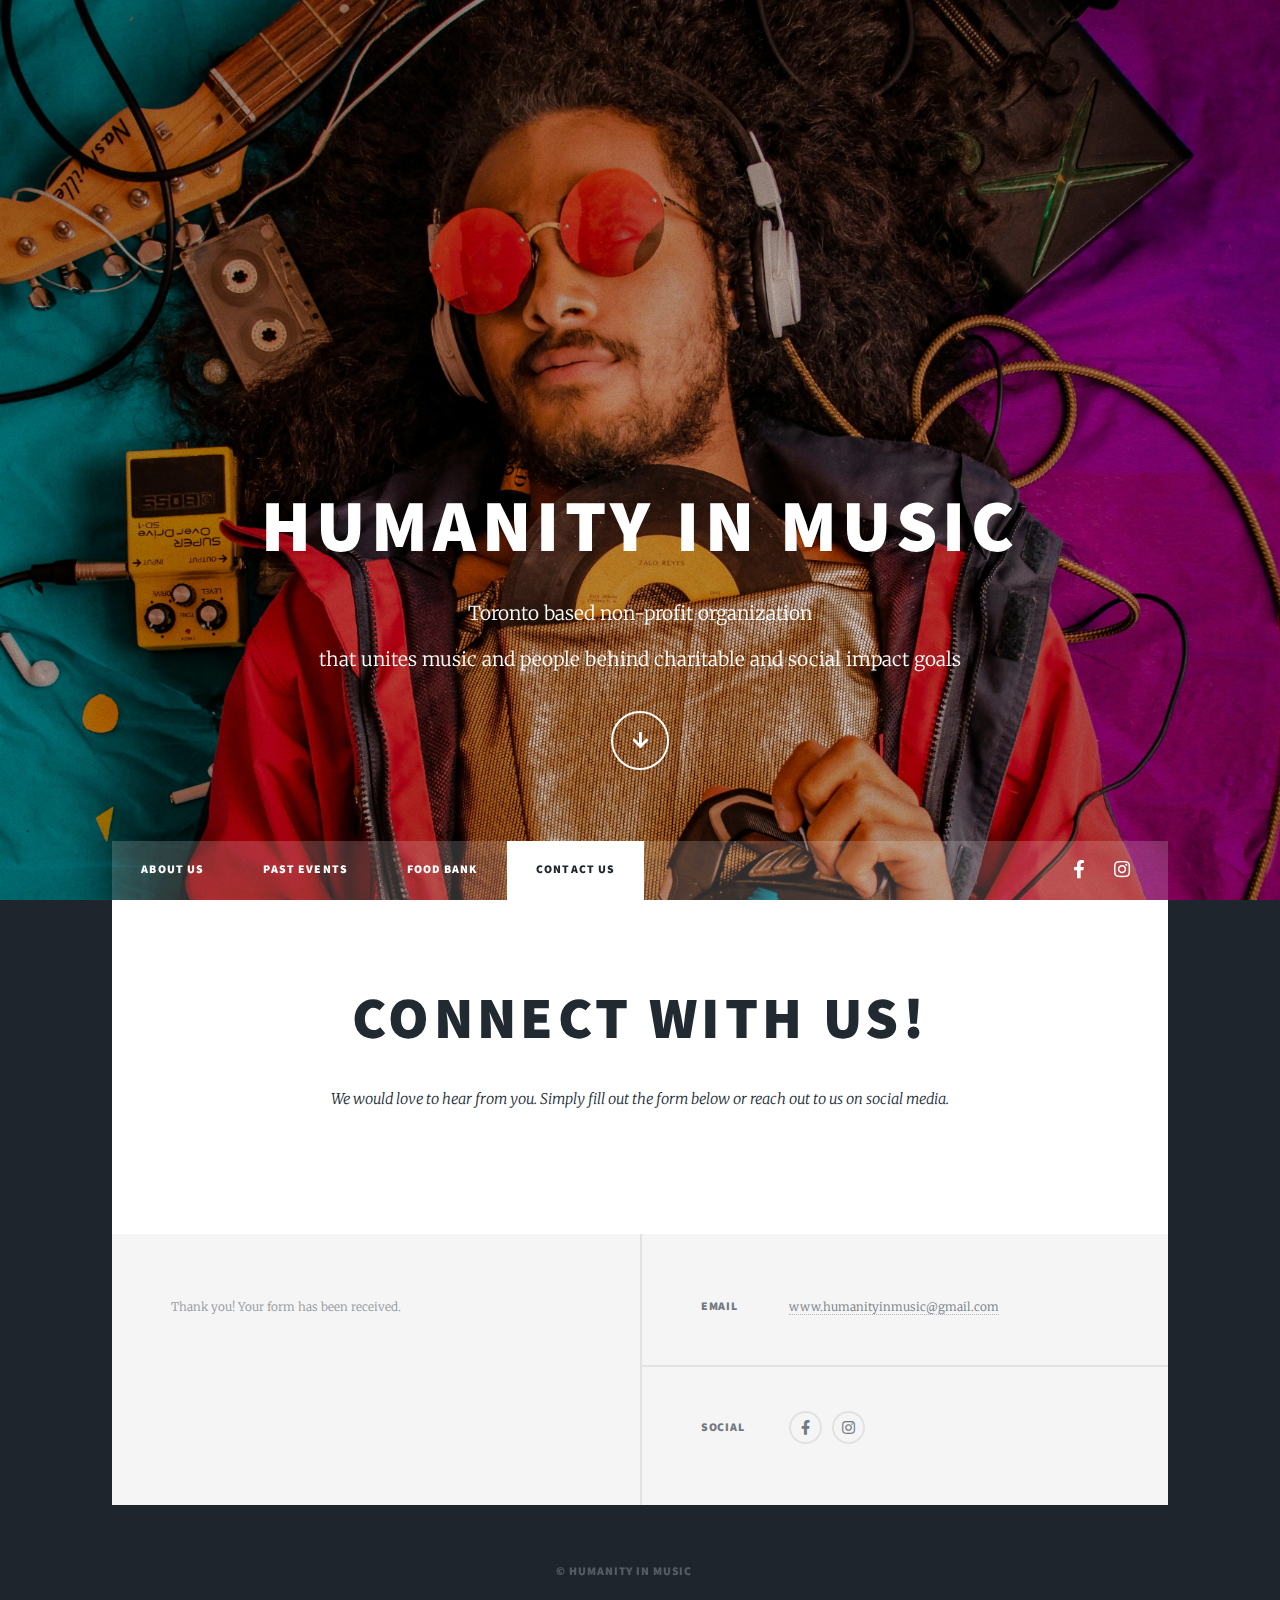
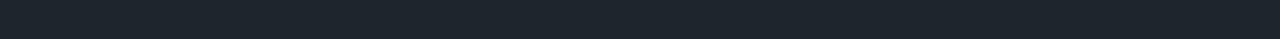
<file: success.html>
<!DOCTYPE HTML>

<html>
	<head>
		<title>Humanity in Music</title>
		<meta charset="utf-8" />
		<meta name="viewport" content="width=device-width, initial-scale=1, user-scalable=no" />
		<link rel="stylesheet" href="assets/css/main.css" />
		<noscript><link rel="stylesheet" href="assets/css/noscript.css" /></noscript>
	</head>
	<body class="is-preload">

		<!-- Wrapper -->
			<div id="wrapper" class="fade-in">

				<!-- Intro -->
					<div id="intro">
						<h1>Humanity in Music</h1>
						<p>Toronto based non-profit organization  <br />that
						unites music and people behind charitable and social impact			goals
						</p>
						<ul class="actions">
							<li><a href="#header" class="button icon solid solo fa-arrow-down scrolly">Continue</a></li>
						</ul>
					</div>

				<!-- Header -->
					<header id="header">
						<a href="index.html" class="logo">Humanity in Music</a>
					</header>

				<!-- Nav -->
					<nav id="nav">
						<ul class="links">
							<li><a href="index.html">About Us</a></li>
							<li><a href="events.html">Past Events</a></li>
							<li><a href="food_bank.html">Food Bank</a></li>
							<li class="active"><a href="contact_us.html">Contact Us</a></li>
							<!-- <li><a href="elements.html">Elements Reference</a></li> -->
						</ul>
						<ul class="icons">
							<!-- <li><a href="#" class="icon brands fa-twitter"><span class="label">Twitter</span></a></li> -->
							<li><a href="https://www.facebook.com/SpafyCC/"
								rel="noopener noreferrer" class="icon brands
							fa-facebook-f"><span
							class="label">Facebook</span></a></li>
							<li><a
							href="https://www.instagram.com/humanity_in_music"
							rel="noopener noreferrer" class="icon brands
							fa-instagram"><span
							class="label">Instagram</span></a></li>
						</ul>
					</nav>

				<!-- Main -->
					<div id="main">

						<!-- Featured Post -->
							<article class="post featured">
								<header class="major">
									<!-- <span class="date">April 25, 2017</span> -->
									<h2>Connect with Us!</h2>
                                    <p>We would love to hear from you. Simply
                                    fill out the form below or reach out to us
                                    on social media.</p>
                    </div>

				<!-- Footer -->
				<a id="redirect"></a>
					<footer id="footer">
						<section>
							<p>Thank you! Your form has been received.</p>
						</section>
						<section class="split contact">
							<!-- <section class="alt">
								<h3>Address</h3>
								<p>1234 Somewhere Road #87257<br />
								Nashville, TN 00000-0000</p>
							</section> -->
							<!-- <section>
								<h3>Phone</h3>
								<p><a href="#">(000) 000-0000</a></p>
							</section> -->
							<section>
								<h3>Email</h3>
								<p><a href="#">www.humanityinmusic@gmail.com</a></p>
							</section>
							<section>
								<h3>Social</h3>
								<ul class="icons alt">
									<!-- <li><a href="#" class="icon brands alt fa-twitter"><span class="label">Twitter</span></a></li> -->
									<li><a href="https://www.facebook.com/SpafyCC/" class="icon brands alt fa-facebook-f"><span class="label">Facebook</span></a></li>
									<li><a
									href="https://www.instagram.com/humanity_in_music"
									class="icon brands alt fa-instagram" rel="noopener noreferrer"><span
									class="label">Instagram</span></a></li>

								</ul>
							</section>
						</section>
					</footer>

				<!-- Copyright -->
				<div id="copyright">
					<ul><li>&copy; Humanity in Music</li><li></a></li></ul>
				</div>

			</div>

		<!-- Scripts -->
			<script src="assets/js/jquery.min.js"></script>
			<script src="assets/js/jquery.scrollex.min.js"></script>
			<script src="assets/js/jquery.scrolly.min.js"></script>
			<script src="assets/js/browser.min.js"></script>
			<script src="assets/js/breakpoints.min.js"></script>
			<script src="assets/js/util.js"></script>
			<script src="assets/js/main.js"></script>

	</body>
</html>
</file>
<file: assets/css/main.css>
@import url(fontawesome-all.min.css);
@import url("https://fonts.googleapis.com/css?family=Merriweather:300,700,300italic,700italic|Source+Sans+Pro:900");

/*
	Massively by HTML5 UP
	html5up.net | @ajlkn
	Free for personal and commercial use under the CCA 3.0 license (html5up.net/license)
*/

html, body, div, span, applet, object,
iframe, h1, h2, h3, h4, h5, h6, p, blockquote,
pre, a, abbr, acronym, address, big, cite,
code, del, dfn, em, img, ins, kbd, q, s, samp,
small, strike, strong, sub, sup, tt, var, b,
u, i, center, dl, dt, dd, ol, ul, li, fieldset,
form, label, legend, table, caption, tbody,
tfoot, thead, tr, th, td, article, aside,
canvas, details, embed, figure, figcaption,
footer, header, hgroup, menu, nav, output, ruby,
section, summary, time, mark, audio, video {
  scroll-behavior: smooth;
	margin: 0;
	padding: 0;
	border: 0;
	font-size: 100%;
	font: inherit;
	vertical-align: baseline;}

article, aside, details, figcaption, figure,
footer, header, hgroup, menu, nav, section {
	display: block;}

body {
	line-height: 1;
}

ol, ul {
	list-style: none;
}

blockquote, q {
	quotes: none;
}

	blockquote:before, blockquote:after, q:before, q:after {
		content: '';
		content: none;
	}

table {
	border-collapse: collapse;
	border-spacing: 0;
}

body {
	-webkit-text-size-adjust: none;
}

mark {
	background-color: transparent;
	color: inherit;
}

input::-moz-focus-inner {
	border: 0;
	padding: 0;
}

input, select, textarea {
	-moz-appearance: none;
	-webkit-appearance: none;
	-ms-appearance: none;
	appearance: none;
}

/* Basic */

	@-ms-viewport {
		width: device-width;
	}

	body {
		-ms-overflow-style: scrollbar;
	}

	@media screen and (max-width: 480px) {

		html, body {
			min-width: 320px;
		}

	}

	html {
		box-sizing: border-box;
	}

	*, *:before, *:after {
		box-sizing: inherit;
	}

	body {
		background-color: #1e252d;
	}

		body.is-preload *, body.is-preload *:before, body.is-preload *:after {
			-moz-animation: none !important;
			-webkit-animation: none !important;
			-ms-animation: none !important;
			animation: none !important;
			-moz-transition: none !important;
			-webkit-transition: none !important;
			-ms-transition: none !important;
			transition: none !important;
		}

/* Type */

	html {
		font-size: 16pt;
	}

		@media screen and (max-width: 1680px) {

			html {
				font-size: 12pt;
			}

		}

		@media screen and (max-width: 1280px) {

			html {
				font-size: 11pt;
			}

		}

		@media screen and (max-width: 360px) {

			html {
				font-size: 10pt;
			}

		}

	body {
		color: #212931;
	}

	body, input, select, textarea {
		font-family: "Merriweather", Georgia, serif;
		font-weight: 300;
		font-size: 1rem;
		line-height: 2.375;
	}

	a{
		-moz-transition: color 0.2s ease-in-out, background-color 0.2s ease-in-out, border-color 0.2s ease-in-out, box-shadow 0.2s ease-in-out;
		-webkit-transition: color 0.2s ease-in-out, background-color 0.2s ease-in-out, border-color 0.2s ease-in-out, box-shadow 0.2s ease-in-out;
		-ms-transition: color 0.2s ease-in-out, background-color 0.2s ease-in-out, border-color 0.2s ease-in-out, box-shadow 0.2s ease-in-out;
		transition: color 0.2s ease-in-out, background-color 0.2s ease-in-out, border-color 0.2s ease-in-out, box-shadow 0.2s ease-in-out;
		border-bottom: dotted 1px;
		text-decoration: none;

	}

		a:hover,a:visited, a:after, a:active, a:link {
			border-bottom-color: transparent;
		}


	strong, b {
		font-weight: 600;
	}

	em, i {
		font-style: italic;
	}

	p {
		text-align: justify;
		margin: 0 0 2rem 0;
	}

	h1, h2, h3, h4, h5, h6 {
		font-family: "Source Sans Pro", Helvetica, sans-serif;
		font-weight: 900;
		line-height: 1.5;
		letter-spacing: 0.075em;
		text-transform: uppercase;
		margin: 0 0 1rem 0;
	}

		h1 a, h2 a, h3 a, h4 a, h5 a, h6 a {
			border-bottom: 0;
			color: inherit;
			text-decoration: none;
		}

	h1 {
		font-size: 4rem;
		line-height: 1.1;
		margin: 0 0 2rem 0;
	}

	h2 {
		font-size: 1.75rem;
		line-height: 1.3;
		margin: 0 0 1.5rem 0;
	}

	h3 {
		font-size: 1.25rem;
		margin: 0 0 1.5rem 0;
	}

	h4 {
		font-size: 1rem;
	}

	h5 {
		font-size: 0.9rem;
	}

	h6 {
		font-size: 0.8rem;
	}

	sub {
		font-size: 0.8rem;
		position: relative;
		top: 0.5rem;
	}

	sup {
		font-size: 0.8rem;
		position: relative;
		top: -0.5rem;
	}

	blockquote {
		border-left: solid 4px;
		font-style: italic;
		margin: 0 0 2rem 0;
		padding: 0.5rem 0 0.5rem 2rem;
	}

	code {
		border: solid 2px;
		font-family: "Courier New", monospace;
		font-size: 0.9rem;
		margin: 0 0.25rem;
		padding: 0.25rem 0.65rem;
	}

	pre {
		-webkit-overflow-scrolling: touch;
		font-family: "Courier New", monospace;
		font-size: 0.9rem;
		margin: 0 0 2rem 0;
	}

		pre code {
			display: block;
			line-height: 1.75;
			padding: 1rem 1.5rem;
			overflow-x: auto;
		}

	hr {
		border: 0;
		border-bottom: solid 2px;
		margin: 3rem 0;
	}

		hr.major {
			margin: 5rem 0;
		}

	.align-left {
		text-align: left;
	}

	.align-center {
		text-align: center;
	}

	.align-right {
		text-align: right;
	}

	input, select, textarea {
		color: #212931;
	}

	a {
		color: #212931;
		border-bottom-color: rgba(33, 41, 49, 0.5);
	}

		a:hover {
			border-bottom-color: transparent;
			color: #e37a54 !important;
		}

	strong, b {
		color: #212931;
	}

	h1, h2, h3, h4, h5, h6 {
		color: #212931;
	}

	blockquote {
		border-left-color: #eeeeee;
	}

	code {
		background: rgba(220, 220, 220, 0.25);
		border-color: #eeeeee;
	}

	hr {
		border-bottom-color: #eeeeee;
	}
	/* .subheading{
		color:#e37a54
	} */

/* Row */

	.row {
		display: flex;
		flex-wrap: wrap;
		box-sizing: border-box;
		align-items: stretch;
	}

		.row > * {
			box-sizing: border-box;
		}

		.row.gtr-uniform > * > :last-child {
			margin-bottom: 0;
		}

		.row.aln-left {
			justify-content: flex-start;
		}

		.row.aln-center {
			justify-content: center;
		}

		.row.aln-right {
			justify-content: flex-end;
		}

		.row.aln-top {
			align-items: flex-start;
		}

		.row.aln-middle {
			align-items: center;
		}

		.row.aln-bottom {
			align-items: flex-end;
		}

		.row > .imp {
			order: -1;
		}

		.row > .col-1 {
			width: 8.33333%;
		}

		.row > .off-1 {
			margin-left: 8.33333%;
		}

		.row > .col-2 {
			width: 16.66667%;
		}

		.row > .off-2 {
			margin-left: 16.66667%;
		}

		.row > .col-3 {
			width: 25%;
		}

		.row > .off-3 {
			margin-left: 25%;
		}

		.row > .col-4 {
			width: 33.33333%;
		}

		.row > .off-4 {
			margin-left: 33.33333%;
		}

		.row > .col-5 {
			width: 41.66667%;
		}

		.row > .off-5 {
			margin-left: 41.66667%;
		}

		.row > .col-6 {
			width: 50%;
		}

		.row > .off-6 {
			margin-left: 50%;
		}

		.row > .col-7 {
			width: 58.33333%;
		}

		.row > .off-7 {
			margin-left: 58.33333%;
		}

		.row > .col-8 {
			width: 66.66667%;
		}

		.row > .off-8 {
			margin-left: 66.66667%;
		}

		.row > .col-9 {
			width: 75%;
		}

		.row > .off-9 {
			margin-left: 75%;
		}

		.row > .col-10 {
			width: 83.33333%;
		}

		.row > .off-10 {
			margin-left: 83.33333%;
		}

		.row > .col-11 {
			width: 91.66667%;
		}

		.row > .off-11 {
			margin-left: 91.66667%;
		}

		.row > .col-12 {
			width: 100%;
		}

		.row > .off-12 {
			margin-left: 100%;
		}

		.row.gtr-0 {
			margin-top: 0;
			margin-left: 0rem;
		}

			.row.gtr-0 > * {
				padding: 0 0 0 0rem;
			}

			.row.gtr-0.gtr-uniform {
				margin-top: 0rem;
			}

				.row.gtr-0.gtr-uniform > * {
					padding-top: 0rem;
				}

		.row.gtr-25 {
			margin-top: 0;
			margin-left: -0.375rem;
		}

			.row.gtr-25 > * {
				padding: 0 0 0 0.375rem;
			}

			.row.gtr-25.gtr-uniform {
				margin-top: -0.375rem;
			}

				.row.gtr-25.gtr-uniform > * {
					padding-top: 0.375rem;
				}

		.row.gtr-50 {
			margin-top: 0;
			margin-left: -0.75rem;
		}

			.row.gtr-50 > * {
				padding: 0 0 0 0.75rem;
			}

			.row.gtr-50.gtr-uniform {
				margin-top: -0.75rem;
			}

				.row.gtr-50.gtr-uniform > * {
					padding-top: 0.75rem;
				}

		.row {
			margin-top: 0;
			margin-left: -1.5rem;
		}

			.row > * {
				padding: 0 0 0 1.5rem;
			}

			.row.gtr-uniform {
				margin-top: -1.5rem;
			}

				.row.gtr-uniform > * {
					padding-top: 1.5rem;
				}

		.row.gtr-150 {
			margin-top: 0;
			margin-left: -2.25rem;
		}

			.row.gtr-150 > * {
				padding: 0 0 0 2.25rem;
			}

			.row.gtr-150.gtr-uniform {
				margin-top: -2.25rem;
			}

				.row.gtr-150.gtr-uniform > * {
					padding-top: 2.25rem;
				}

		.row.gtr-200 {
			margin-top: 0;
			margin-left: -3rem;
		}

			.row.gtr-200 > * {
				padding: 0 0 0 3rem;
			}

			.row.gtr-200.gtr-uniform {
				margin-top: -3rem;
			}

				.row.gtr-200.gtr-uniform > * {
					padding-top: 3rem;
				}

		@media screen and (max-width: 1680px) {

			.row {
				display: flex;
				flex-wrap: wrap;
				box-sizing: border-box;
				align-items: stretch;
			}

				.row > * {
					box-sizing: border-box;
				}

				.row.gtr-uniform > * > :last-child {
					margin-bottom: 0;
				}

				.row.aln-left {
					justify-content: flex-start;
				}

				.row.aln-center {
					justify-content: center;
				}

				.row.aln-right {
					justify-content: flex-end;
				}

				.row.aln-top {
					align-items: flex-start;
				}

				.row.aln-middle {
					align-items: center;
				}

				.row.aln-bottom {
					align-items: flex-end;
				}

				.row > .imp-xlarge {
					order: -1;
				}

				.row > .col-1-xlarge {
					width: 8.33333%;
				}

				.row > .off-1-xlarge {
					margin-left: 8.33333%;
				}

				.row > .col-2-xlarge {
					width: 16.66667%;
				}

				.row > .off-2-xlarge {
					margin-left: 16.66667%;
				}

				.row > .col-3-xlarge {
					width: 25%;
				}

				.row > .off-3-xlarge {
					margin-left: 25%;
				}

				.row > .col-4-xlarge {
					width: 33.33333%;
				}

				.row > .off-4-xlarge {
					margin-left: 33.33333%;
				}

				.row > .col-5-xlarge {
					width: 41.66667%;
				}

				.row > .off-5-xlarge {
					margin-left: 41.66667%;
				}

				.row > .col-6-xlarge {
					width: 50%;
				}

				.row > .off-6-xlarge {
					margin-left: 50%;
				}

				.row > .col-7-xlarge {
					width: 58.33333%;
				}

				.row > .off-7-xlarge {
					margin-left: 58.33333%;
				}

				.row > .col-8-xlarge {
					width: 66.66667%;
				}

				.row > .off-8-xlarge {
					margin-left: 66.66667%;
				}

				.row > .col-9-xlarge {
					width: 75%;
				}

				.row > .off-9-xlarge {
					margin-left: 75%;
				}

				.row > .col-10-xlarge {
					width: 83.33333%;
				}

				.row > .off-10-xlarge {
					margin-left: 83.33333%;
				}

				.row > .col-11-xlarge {
					width: 91.66667%;
				}

				.row > .off-11-xlarge {
					margin-left: 91.66667%;
				}

				.row > .col-12-xlarge {
					width: 100%;
				}

				.row > .off-12-xlarge {
					margin-left: 100%;
				}

				.row.gtr-0 {
					margin-top: 0;
					margin-left: 0rem;
				}

					.row.gtr-0 > * {
						padding: 0 0 0 0rem;
					}

					.row.gtr-0.gtr-uniform {
						margin-top: 0rem;
					}

						.row.gtr-0.gtr-uniform > * {
							padding-top: 0rem;
						}

				.row.gtr-25 {
					margin-top: 0;
					margin-left: -0.375rem;
				}

					.row.gtr-25 > * {
						padding: 0 0 0 0.375rem;
					}

					.row.gtr-25.gtr-uniform {
						margin-top: -0.375rem;
					}

						.row.gtr-25.gtr-uniform > * {
							padding-top: 0.375rem;
						}

				.row.gtr-50 {
					margin-top: 0;
					margin-left: -0.75rem;
				}

					.row.gtr-50 > * {
						padding: 0 0 0 0.75rem;
					}

					.row.gtr-50.gtr-uniform {
						margin-top: -0.75rem;
					}

						.row.gtr-50.gtr-uniform > * {
							padding-top: 0.75rem;
						}

				.row {
					margin-top: 0;
					margin-left: -1.5rem;
				}

					.row > * {
						padding: 0 0 0 1.5rem;
					}

					.row.gtr-uniform {
						margin-top: -1.5rem;
					}

						.row.gtr-uniform > * {
							padding-top: 1.5rem;
						}

				.row.gtr-150 {
					margin-top: 0;
					margin-left: -2.25rem;
				}

					.row.gtr-150 > * {
						padding: 0 0 0 2.25rem;
					}

					.row.gtr-150.gtr-uniform {
						margin-top: -2.25rem;
					}

						.row.gtr-150.gtr-uniform > * {
							padding-top: 2.25rem;
						}

				.row.gtr-200 {
					margin-top: 0;
					margin-left: -3rem;
				}

					.row.gtr-200 > * {
						padding: 0 0 0 3rem;
					}

					.row.gtr-200.gtr-uniform {
						margin-top: -3rem;
					}

						.row.gtr-200.gtr-uniform > * {
							padding-top: 3rem;
						}

		}

		@media screen and (max-width: 1280px) {

			.row {
				display: flex;
				flex-wrap: wrap;
				box-sizing: border-box;
				align-items: stretch;
			}

				.row > * {
					box-sizing: border-box;
				}

				.row.gtr-uniform > * > :last-child {
					margin-bottom: 0;
				}

				.row.aln-left {
					justify-content: flex-start;
				}

				.row.aln-center {
					justify-content: center;
				}

				.row.aln-right {
					justify-content: flex-end;
				}

				.row.aln-top {
					align-items: flex-start;
				}

				.row.aln-middle {
					align-items: center;
				}

				.row.aln-bottom {
					align-items: flex-end;
				}

				.row > .imp-large {
					order: -1;
				}

				.row > .col-1-large {
					width: 8.33333%;
				}

				.row > .off-1-large {
					margin-left: 8.33333%;
				}

				.row > .col-2-large {
					width: 16.66667%;
				}

				.row > .off-2-large {
					margin-left: 16.66667%;
				}

				.row > .col-3-large {
					width: 25%;
				}

				.row > .off-3-large {
					margin-left: 25%;
				}

				.row > .col-4-large {
					width: 33.33333%;
				}

				.row > .off-4-large {
					margin-left: 33.33333%;
				}

				.row > .col-5-large {
					width: 41.66667%;
				}

				.row > .off-5-large {
					margin-left: 41.66667%;
				}

				.row > .col-6-large {
					width: 50%;
				}

				.row > .off-6-large {
					margin-left: 50%;
				}

				.row > .col-7-large {
					width: 58.33333%;
				}

				.row > .off-7-large {
					margin-left: 58.33333%;
				}

				.row > .col-8-large {
					width: 66.66667%;
				}

				.row > .off-8-large {
					margin-left: 66.66667%;
				}

				.row > .col-9-large {
					width: 75%;
				}

				.row > .off-9-large {
					margin-left: 75%;
				}

				.row > .col-10-large {
					width: 83.33333%;
				}

				.row > .off-10-large {
					margin-left: 83.33333%;
				}

				.row > .col-11-large {
					width: 91.66667%;
				}

				.row > .off-11-large {
					margin-left: 91.66667%;
				}

				.row > .col-12-large {
					width: 100%;
				}

				.row > .off-12-large {
					margin-left: 100%;
				}

				.row.gtr-0 {
					margin-top: 0;
					margin-left: 0rem;
				}

					.row.gtr-0 > * {
						padding: 0 0 0 0rem;
					}

					.row.gtr-0.gtr-uniform {
						margin-top: 0rem;
					}

						.row.gtr-0.gtr-uniform > * {
							padding-top: 0rem;
						}

				.row.gtr-25 {
					margin-top: 0;
					margin-left: -0.375rem;
				}

					.row.gtr-25 > * {
						padding: 0 0 0 0.375rem;
					}

					.row.gtr-25.gtr-uniform {
						margin-top: -0.375rem;
					}

						.row.gtr-25.gtr-uniform > * {
							padding-top: 0.375rem;
						}

				.row.gtr-50 {
					margin-top: 0;
					margin-left: -0.75rem;
				}

					.row.gtr-50 > * {
						padding: 0 0 0 0.75rem;
					}

					.row.gtr-50.gtr-uniform {
						margin-top: -0.75rem;
					}

						.row.gtr-50.gtr-uniform > * {
							padding-top: 0.75rem;
						}

				.row {
					margin-top: 0;
					margin-left: -1.5rem;
				}

					.row > * {
						padding: 0 0 0 1.5rem;
					}

					.row.gtr-uniform {
						margin-top: -1.5rem;
					}

						.row.gtr-uniform > * {
							padding-top: 1.5rem;
						}

				.row.gtr-150 {
					margin-top: 0;
					margin-left: -2.25rem;
				}

					.row.gtr-150 > * {
						padding: 0 0 0 2.25rem;
					}

					.row.gtr-150.gtr-uniform {
						margin-top: -2.25rem;
					}

						.row.gtr-150.gtr-uniform > * {
							padding-top: 2.25rem;
						}

				.row.gtr-200 {
					margin-top: 0;
					margin-left: -3rem;
				}

					.row.gtr-200 > * {
						padding: 0 0 0 3rem;
					}

					.row.gtr-200.gtr-uniform {
						margin-top: -3rem;
					}

						.row.gtr-200.gtr-uniform > * {
							padding-top: 3rem;
						}

		}

		@media screen and (max-width: 980px) {

			.row {
				display: flex;
				flex-wrap: wrap;
				box-sizing: border-box;
				align-items: stretch;
			}

				.row > * {
					box-sizing: border-box;
				}

				.row.gtr-uniform > * > :last-child {
					margin-bottom: 0;
				}

				.row.aln-left {
					justify-content: flex-start;
				}

				.row.aln-center {
					justify-content: center;
				}

				.row.aln-right {
					justify-content: flex-end;
				}

				.row.aln-top {
					align-items: flex-start;
				}

				.row.aln-middle {
					align-items: center;
				}

				.row.aln-bottom {
					align-items: flex-end;
				}

				.row > .imp-medium {
					order: -1;
				}

				.row > .col-1-medium {
					width: 8.33333%;
				}

				.row > .off-1-medium {
					margin-left: 8.33333%;
				}

				.row > .col-2-medium {
					width: 16.66667%;
				}

				.row > .off-2-medium {
					margin-left: 16.66667%;
				}

				.row > .col-3-medium {
					width: 25%;
				}

				.row > .off-3-medium {
					margin-left: 25%;
				}

				.row > .col-4-medium {
					width: 33.33333%;
				}

				.row > .off-4-medium {
					margin-left: 33.33333%;
				}

				.row > .col-5-medium {
					width: 41.66667%;
				}

				.row > .off-5-medium {
					margin-left: 41.66667%;
				}

				.row > .col-6-medium {
					width: 50%;
				}

				.row > .off-6-medium {
					margin-left: 50%;
				}

				.row > .col-7-medium {
					width: 58.33333%;
				}

				.row > .off-7-medium {
					margin-left: 58.33333%;
				}

				.row > .col-8-medium {
					width: 66.66667%;
				}

				.row > .off-8-medium {
					margin-left: 66.66667%;
				}

				.row > .col-9-medium {
					width: 75%;
				}

				.row > .off-9-medium {
					margin-left: 75%;
				}

				.row > .col-10-medium {
					width: 83.33333%;
				}

				.row > .off-10-medium {
					margin-left: 83.33333%;
				}

				.row > .col-11-medium {
					width: 91.66667%;
				}

				.row > .off-11-medium {
					margin-left: 91.66667%;
				}

				.row > .col-12-medium {
					width: 100%;
				}

				.row > .off-12-medium {
					margin-left: 100%;
				}

				.row.gtr-0 {
					margin-top: 0;
					margin-left: 0rem;
				}

					.row.gtr-0 > * {
						padding: 0 0 0 0rem;
					}

					.row.gtr-0.gtr-uniform {
						margin-top: 0rem;
					}

						.row.gtr-0.gtr-uniform > * {
							padding-top: 0rem;
						}

				.row.gtr-25 {
					margin-top: 0;
					margin-left: -0.375rem;
				}

					.row.gtr-25 > * {
						padding: 0 0 0 0.375rem;
					}

					.row.gtr-25.gtr-uniform {
						margin-top: -0.375rem;
					}

						.row.gtr-25.gtr-uniform > * {
							padding-top: 0.375rem;
						}

				.row.gtr-50 {
					margin-top: 0;
					margin-left: -0.75rem;
				}

					.row.gtr-50 > * {
						padding: 0 0 0 0.75rem;
					}

					.row.gtr-50.gtr-uniform {
						margin-top: -0.75rem;
					}

						.row.gtr-50.gtr-uniform > * {
							padding-top: 0.75rem;
						}

				.row {
					margin-top: 0;
					margin-left: -1.5rem;
				}

					.row > * {
						padding: 0 0 0 1.5rem;
					}

					.row.gtr-uniform {
						margin-top: -1.5rem;
					}

						.row.gtr-uniform > * {
							padding-top: 1.5rem;
						}

				.row.gtr-150 {
					margin-top: 0;
					margin-left: -2.25rem;
				}

					.row.gtr-150 > * {
						padding: 0 0 0 2.25rem;
					}

					.row.gtr-150.gtr-uniform {
						margin-top: -2.25rem;
					}

						.row.gtr-150.gtr-uniform > * {
							padding-top: 2.25rem;
						}

				.row.gtr-200 {
					margin-top: 0;
					margin-left: -3rem;
				}

					.row.gtr-200 > * {
						padding: 0 0 0 3rem;
					}

					.row.gtr-200.gtr-uniform {
						margin-top: -3rem;
					}

						.row.gtr-200.gtr-uniform > * {
							padding-top: 3rem;
						}

		}

		@media screen and (max-width: 736px) {

			.row {
				display: flex;
				flex-wrap: wrap;
				box-sizing: border-box;
				align-items: stretch;
			}

				.row > * {
					box-sizing: border-box;
				}

				.row.gtr-uniform > * > :last-child {
					margin-bottom: 0;
				}

				.row.aln-left {
					justify-content: flex-start;
				}

				.row.aln-center {
					justify-content: center;
				}

				.row.aln-right {
					justify-content: flex-end;
				}

				.row.aln-top {
					align-items: flex-start;
				}

				.row.aln-middle {
					align-items: center;
				}

				.row.aln-bottom {
					align-items: flex-end;
				}

				.row > .imp-small {
					order: -1;
				}

				.row > .col-1-small {
					width: 8.33333%;
				}

				.row > .off-1-small {
					margin-left: 8.33333%;
				}

				.row > .col-2-small {
					width: 16.66667%;
				}

				.row > .off-2-small {
					margin-left: 16.66667%;
				}

				.row > .col-3-small {
					width: 25%;
				}

				.row > .off-3-small {
					margin-left: 25%;
				}

				.row > .col-4-small {
					width: 33.33333%;
				}

				.row > .off-4-small {
					margin-left: 33.33333%;
				}

				.row > .col-5-small {
					width: 41.66667%;
				}

				.row > .off-5-small {
					margin-left: 41.66667%;
				}

				.row > .col-6-small {
					width: 50%;
				}

				.row > .off-6-small {
					margin-left: 50%;
				}

				.row > .col-7-small {
					width: 58.33333%;
				}

				.row > .off-7-small {
					margin-left: 58.33333%;
				}

				.row > .col-8-small {
					width: 66.66667%;
				}

				.row > .off-8-small {
					margin-left: 66.66667%;
				}

				.row > .col-9-small {
					width: 75%;
				}

				.row > .off-9-small {
					margin-left: 75%;
				}

				.row > .col-10-small {
					width: 83.33333%;
				}

				.row > .off-10-small {
					margin-left: 83.33333%;
				}

				.row > .col-11-small {
					width: 91.66667%;
				}

				.row > .off-11-small {
					margin-left: 91.66667%;
				}

				.row > .col-12-small {
					width: 100%;
				}

				.row > .off-12-small {
					margin-left: 100%;
				}

				.row.gtr-0 {
					margin-top: 0;
					margin-left: 0rem;
				}

					.row.gtr-0 > * {
						padding: 0 0 0 0rem;
					}

					.row.gtr-0.gtr-uniform {
						margin-top: 0rem;
					}

						.row.gtr-0.gtr-uniform > * {
							padding-top: 0rem;
						}

				.row.gtr-25 {
					margin-top: 0;
					margin-left: -0.375rem;
				}

					.row.gtr-25 > * {
						padding: 0 0 0 0.375rem;
					}

					.row.gtr-25.gtr-uniform {
						margin-top: -0.375rem;
					}

						.row.gtr-25.gtr-uniform > * {
							padding-top: 0.375rem;
						}

				.row.gtr-50 {
					margin-top: 0;
					margin-left: -0.75rem;
				}

					.row.gtr-50 > * {
						padding: 0 0 0 0.75rem;
					}

					.row.gtr-50.gtr-uniform {
						margin-top: -0.75rem;
					}

						.row.gtr-50.gtr-uniform > * {
							padding-top: 0.75rem;
						}

				.row {
					margin-top: 0;
					margin-left: -1.5rem;
				}

					.row > * {
						padding: 0 0 0 1.5rem;
					}

					.row.gtr-uniform {
						margin-top: -1.5rem;
					}

						.row.gtr-uniform > * {
							padding-top: 1.5rem;
						}

				.row.gtr-150 {
					margin-top: 0;
					margin-left: -2.25rem;
				}

					.row.gtr-150 > * {
						padding: 0 0 0 2.25rem;
					}

					.row.gtr-150.gtr-uniform {
						margin-top: -2.25rem;
					}

						.row.gtr-150.gtr-uniform > * {
							padding-top: 2.25rem;
						}

				.row.gtr-200 {
					margin-top: 0;
					margin-left: -3rem;
				}

					.row.gtr-200 > * {
						padding: 0 0 0 3rem;
					}

					.row.gtr-200.gtr-uniform {
						margin-top: -3rem;
					}

						.row.gtr-200.gtr-uniform > * {
							padding-top: 3rem;
						}

		}

		@media screen and (max-width: 480px) {

			.row {
				display: flex;
				flex-wrap: wrap;
				box-sizing: border-box;
				align-items: stretch;
			}

				.row > * {
					box-sizing: border-box;
				}

				.row.gtr-uniform > * > :last-child {
					margin-bottom: 0;
				}

				.row.aln-left {
					justify-content: flex-start;
				}

				.row.aln-center {
					justify-content: center;
				}

				.row.aln-right {
					justify-content: flex-end;
				}

				.row.aln-top {
					align-items: flex-start;
				}

				.row.aln-middle {
					align-items: center;
				}

				.row.aln-bottom {
					align-items: flex-end;
				}

				.row > .imp-xsmall {
					order: -1;
				}

				.row > .col-1-xsmall {
					width: 8.33333%;
				}

				.row > .off-1-xsmall {
					margin-left: 8.33333%;
				}

				.row > .col-2-xsmall {
					width: 16.66667%;
				}

				.row > .off-2-xsmall {
					margin-left: 16.66667%;
				}

				.row > .col-3-xsmall {
					width: 25%;
				}

				.row > .off-3-xsmall {
					margin-left: 25%;
				}

				.row > .col-4-xsmall {
					width: 33.33333%;
				}

				.row > .off-4-xsmall {
					margin-left: 33.33333%;
				}

				.row > .col-5-xsmall {
					width: 41.66667%;
				}

				.row > .off-5-xsmall {
					margin-left: 41.66667%;
				}

				.row > .col-6-xsmall {
					width: 50%;
				}

				.row > .off-6-xsmall {
					margin-left: 50%;
				}

				.row > .col-7-xsmall {
					width: 58.33333%;
				}

				.row > .off-7-xsmall {
					margin-left: 58.33333%;
				}

				.row > .col-8-xsmall {
					width: 66.66667%;
				}

				.row > .off-8-xsmall {
					margin-left: 66.66667%;
				}

				.row > .col-9-xsmall {
					width: 75%;
				}

				.row > .off-9-xsmall {
					margin-left: 75%;
				}

				.row > .col-10-xsmall {
					width: 83.33333%;
				}

				.row > .off-10-xsmall {
					margin-left: 83.33333%;
				}

				.row > .col-11-xsmall {
					width: 91.66667%;
				}

				.row > .off-11-xsmall {
					margin-left: 91.66667%;
				}

				.row > .col-12-xsmall {
					width: 100%;
				}

				.row > .off-12-xsmall {
					margin-left: 100%;
				}

				.row.gtr-0 {
					margin-top: 0;
					margin-left: 0rem;
				}

					.row.gtr-0 > * {
						padding: 0 0 0 0rem;
					}

					.row.gtr-0.gtr-uniform {
						margin-top: 0rem;
					}

						.row.gtr-0.gtr-uniform > * {
							padding-top: 0rem;
						}

				.row.gtr-25 {
					margin-top: 0;
					margin-left: -0.375rem;
				}

					.row.gtr-25 > * {
						padding: 0 0 0 0.375rem;
					}

					.row.gtr-25.gtr-uniform {
						margin-top: -0.375rem;
					}

						.row.gtr-25.gtr-uniform > * {
							padding-top: 0.375rem;
						}

				.row.gtr-50 {
					margin-top: 0;
					margin-left: -0.75rem;
				}

					.row.gtr-50 > * {
						padding: 0 0 0 0.75rem;
					}

					.row.gtr-50.gtr-uniform {
						margin-top: -0.75rem;
					}

						.row.gtr-50.gtr-uniform > * {
							padding-top: 0.75rem;
						}

				.row {
					margin-top: 0;
					margin-left: -1.5rem;
				}

					.row > * {
						padding: 0 0 0 1.5rem;
					}

					.row.gtr-uniform {
						margin-top: -1.5rem;
					}

						.row.gtr-uniform > * {
							padding-top: 1.5rem;
						}

				.row.gtr-150 {
					margin-top: 0;
					margin-left: -2.25rem;
				}

					.row.gtr-150 > * {
						padding: 0 0 0 2.25rem;
					}

					.row.gtr-150.gtr-uniform {
						margin-top: -2.25rem;
					}

						.row.gtr-150.gtr-uniform > * {
							padding-top: 2.25rem;
						}

				.row.gtr-200 {
					margin-top: 0;
					margin-left: -3rem;
				}

					.row.gtr-200 > * {
						padding: 0 0 0 3rem;
					}

					.row.gtr-200.gtr-uniform {
						margin-top: -3rem;
					}

						.row.gtr-200.gtr-uniform > * {
							padding-top: 3rem;
						}

		}

		@media screen and (max-width: 360px) {

			.row {
				display: flex;
				flex-wrap: wrap;
				box-sizing: border-box;
				align-items: stretch;
			}

				.row > * {
					box-sizing: border-box;
				}

				.row.gtr-uniform > * > :last-child {
					margin-bottom: 0;
				}

				.row.aln-left {
					justify-content: flex-start;
				}

				.row.aln-center {
					justify-content: center;
				}

				.row.aln-right {
					justify-content: flex-end;
				}

				.row.aln-top {
					align-items: flex-start;
				}

				.row.aln-middle {
					align-items: center;
				}

				.row.aln-bottom {
					align-items: flex-end;
				}

				.row > .imp-xxsmall {
					order: -1;
				}

				.row > .col-1-xxsmall {
					width: 8.33333%;
				}

				.row > .off-1-xxsmall {
					margin-left: 8.33333%;
				}

				.row > .col-2-xxsmall {
					width: 16.66667%;
				}

				.row > .off-2-xxsmall {
					margin-left: 16.66667%;
				}

				.row > .col-3-xxsmall {
					width: 25%;
				}

				.row > .off-3-xxsmall {
					margin-left: 25%;
				}

				.row > .col-4-xxsmall {
					width: 33.33333%;
				}

				.row > .off-4-xxsmall {
					margin-left: 33.33333%;
				}

				.row > .col-5-xxsmall {
					width: 41.66667%;
				}

				.row > .off-5-xxsmall {
					margin-left: 41.66667%;
				}

				.row > .col-6-xxsmall {
					width: 50%;
				}

				.row > .off-6-xxsmall {
					margin-left: 50%;
				}

				.row > .col-7-xxsmall {
					width: 58.33333%;
				}

				.row > .off-7-xxsmall {
					margin-left: 58.33333%;
				}

				.row > .col-8-xxsmall {
					width: 66.66667%;
				}

				.row > .off-8-xxsmall {
					margin-left: 66.66667%;
				}

				.row > .col-9-xxsmall {
					width: 75%;
				}

				.row > .off-9-xxsmall {
					margin-left: 75%;
				}

				.row > .col-10-xxsmall {
					width: 83.33333%;
				}

				.row > .off-10-xxsmall {
					margin-left: 83.33333%;
				}

				.row > .col-11-xxsmall {
					width: 91.66667%;
				}

				.row > .off-11-xxsmall {
					margin-left: 91.66667%;
				}

				.row > .col-12-xxsmall {
					width: 100%;
				}

				.row > .off-12-xxsmall {
					margin-left: 100%;
				}

				.row.gtr-0 {
					margin-top: 0;
					margin-left: 0rem;
				}

					.row.gtr-0 > * {
						padding: 0 0 0 0rem;
					}

					.row.gtr-0.gtr-uniform {
						margin-top: 0rem;
					}

						.row.gtr-0.gtr-uniform > * {
							padding-top: 0rem;
						}

				.row.gtr-25 {
					margin-top: 0;
					margin-left: -0.375rem;
				}

					.row.gtr-25 > * {
						padding: 0 0 0 0.375rem;
					}

					.row.gtr-25.gtr-uniform {
						margin-top: -0.375rem;
					}

						.row.gtr-25.gtr-uniform > * {
							padding-top: 0.375rem;
						}

				.row.gtr-50 {
					margin-top: 0;
					margin-left: -0.75rem;
				}

					.row.gtr-50 > * {
						padding: 0 0 0 0.75rem;
					}

					.row.gtr-50.gtr-uniform {
						margin-top: -0.75rem;
					}

						.row.gtr-50.gtr-uniform > * {
							padding-top: 0.75rem;
						}

				.row {
					margin-top: 0;
					margin-left: -1.5rem;
				}

					.row > * {
						padding: 0 0 0 1.5rem;
					}

					.row.gtr-uniform {
						margin-top: -1.5rem;
					}

						.row.gtr-uniform > * {
							padding-top: 1.5rem;
						}

				.row.gtr-150 {
					margin-top: 0;
					margin-left: -2.25rem;
				}

					.row.gtr-150 > * {
						padding: 0 0 0 2.25rem;
					}

					.row.gtr-150.gtr-uniform {
						margin-top: -2.25rem;
					}

						.row.gtr-150.gtr-uniform > * {
							padding-top: 2.25rem;
						}

				.row.gtr-200 {
					margin-top: 0;
					margin-left: -3rem;
				}

					.row.gtr-200 > * {
						padding: 0 0 0 3rem;
					}

					.row.gtr-200.gtr-uniform {
						margin-top: -3rem;
					}

						.row.gtr-200.gtr-uniform > * {
							padding-top: 3rem;
						}

		}

/* Box */

	.box {
		border: solid 2px;
		margin-bottom: 2rem;
		padding: 1.5rem;
	}

		.box > :last-child,
		.box > :last-child > :last-child,
		.box > :last-child > :last-child > :last-child {
			margin-bottom: 0;
		}

		.box.alt {
			border: 0;
			border-radius: 0;
			padding: 0;
		}

	.box {
		border-color: #eeeeee;
	}

/* Button */

	input[type="submit"],
	input[type="reset"],
	input[type="button"],
	button,
	.button,
	button:after{
		-moz-appearance: none;
		-webkit-appearance: none;
		-ms-appearance: none;
		appearance: none;
		-moz-transition: background-color 0.2s ease-in-out, box-shadow 0.2s ease-in-out, color 0.2s ease-in-out;
		-webkit-transition: background-color 0.2s ease-in-out, box-shadow 0.2s ease-in-out, color 0.2s ease-in-out;
		-ms-transition: background-color 0.2s ease-in-out, box-shadow 0.2s ease-in-out, color 0.2s ease-in-out;
		transition: background-color 0.2s ease-in-out, box-shadow 0.2s ease-in-out, color 0.2s ease-in-out;
		border: 0;
		border-radius: 0;
		cursor: pointer;
		display: inline-block;
		font-family: "Source Sans Pro", Helvetica, sans-serif;
		font-size: 0.8rem;
		font-weight: 900;
		letter-spacing: 0.075em;
		height: 3rem;
		line-height: 3rem;
		padding: 0 2rem;
		text-align: center;
		text-decoration: none;
		text-transform: uppercase;
		white-space: nowrap;
	}

		input[type="submit"].icon:before,
		input[type="reset"].icon:before,
		input[type="button"].icon:before,
		button.icon:before,
		.button.icon:before {
			margin-right: 0.5rem;
		}

		input[type="submit"].icon.solo,
		input[type="reset"].icon.solo,
		input[type="button"].icon.solo,
		button.icon.solo,
		.button.icon.solo {
			position: relative;
			width: 4rem;
			height: 4rem;
			line-height: 4rem;
			border-radius: 4rem;
			text-indent: 4rem;
			overflow: hidden;
			padding: 0;
			white-space: nowrap;
		}

			input[type="submit"].icon.solo:before,
			input[type="reset"].icon.solo:before,
			input[type="button"].icon.solo:before,
			button.icon.solo:before,
			.button.icon.solo:before {
				position: absolute;
				display: block;
				top: 0;
				left: 0;
				width: inherit;
				height: inherit;
				line-height: inherit;
				font-size: 1.25rem;
				margin-right: 0;
				text-align: center;
				text-indent: 0;
			}

		input[type="submit"].fit,
		input[type="reset"].fit,
		input[type="button"].fit,
		button.fit,
		.button.fit {
			width: 100%;
		}

		input[type="submit"].small,
		input[type="reset"].small,
		input[type="button"].small,
		button.small,
		.button.small {
			font-size: 0.7rem;
			height: 2.5rem;
			line-height: 2.5rem;
			padding: 0 1.5rem;
		}

		input[type="submit"].large,
		input[type="reset"].large,
		input[type="button"].large,
		button.large,
		.button.large {
			font-size: 0.9rem;
			height: 3.5rem;
			line-height: 3.5rem;
			padding: 0 2.75rem;
		}

		@media screen and (max-width: 980px) {

			input[type="submit"],
			input[type="reset"],
			input[type="button"],
			button,
			.button {
				font-size: 0.9rem;
				height: 3.25rem;
				line-height: 3.25rem;
			}

				input[type="submit"].large,
				input[type="reset"].large,
				input[type="button"].large,
				button.large,
				.button.large {
					font-size: 1rem;
					height: 3.75rem;
					line-height: 3.75rem;
				}

		}

		input[type="submit"].disabled, input[type="submit"]:disabled,
		input[type="reset"].disabled,
		input[type="reset"]:disabled,
		input[type="button"].disabled,
		input[type="button"]:disabled,
		button.disabled,
		button:disabled,
		.button.disabled,
		.button:disabled {
			pointer-events: none;
			opacity: 0.25;
		}

	input[type="submit"],
	input[type="reset"],
	input[type="button"],
	button,
	.button{
		background-color: transparent;
		box-shadow: inset 0 0 0 2px #212931;
		color: #212931 !important;
	}

		input[type="submit"]:hover,
		input[type="reset"]:hover,
		input[type="button"]:hover,
		button:hover,
		.button:hover {
			box-shadow: inset 0 0 0 2px #e37a54;
			color: #e37a54 !important;
		}

		input[type="submit"].primary,
		input[type="reset"].primary,
		input[type="button"].primary,
		button.primary,
		.button.primary {
			background-color: #212931;
			box-shadow: none;
			color: #ffffff !important;
		}

			input[type="submit"].primary:hover,
			input[type="reset"].primary:hover,
			input[type="button"].primary:hover,
			button.primary:hover,
			.button.primary:hover {
				background-color: #e37a54;
			}

/* Form */
	form .d-none{
		display:none;
	}		
	form {
		margin: 0 0 2rem 0;
	}

		form > :last-child {
			margin-bottom: 0;
		}

		form > .fields {
			display: -moz-flex;
			display: -webkit-flex;
			display: -ms-flex;
			display: flex;
			-moz-flex-wrap: wrap;
			-webkit-flex-wrap: wrap;
			-ms-flex-wrap: wrap;
			flex-wrap: wrap;
			width: calc(100% + 3rem);
			margin: -1.5rem 0 2rem -1.5rem;
		}

			form > .fields > .field {
				-moz-flex-grow: 0;
				-webkit-flex-grow: 0;
				-ms-flex-grow: 0;
				flex-grow: 0;
				-moz-flex-shrink: 0;
				-webkit-flex-shrink: 0;
				-ms-flex-shrink: 0;
				flex-shrink: 0;
				padding: 1.5rem 0 0 1.5rem;
				width: calc(100% - 1.5rem);
			}

				form > .fields > .field.half {
					width: calc(50% - 0.75rem);
				}

				form > .fields > .field.third {
					width: calc(100%/3 - 0.5rem);
				}

				form > .fields > .field.quarter {
					width: calc(25% - 0.375rem);
				}

		@media screen and (max-width: 480px) {

			form > .fields {
				width: calc(100% + 3rem);
				margin: -1.5rem 0 2rem -1.5rem;
			}

				form > .fields > .field {
					padding: 1.5rem 0 0 1.5rem;
					width: calc(100% - 1.5rem);
				}

					form > .fields > .field.half {
						width: calc(100% - 1.5rem);
					}

					form > .fields > .field.third {
						width: calc(100% - 1.5rem);
					}

					form > .fields > .field.quarter {
						width: calc(100% - 1.5rem);
					}

		}

	label {
		display: block;
		font-family: "Source Sans Pro", Helvetica, sans-serif;
		font-weight: 900;
		line-height: 1.5;
		letter-spacing: 0.075em;
		font-size: 0.8rem;
		text-transform: uppercase;
		margin: 0 0 0.75rem 0;
	}

		@media screen and (max-width: 980px) {

			label {
				font-size: 0.9rem;
			}

		}

	input[type="text"],
	input[type="password"],
	input[type="email"],
	select,
	textarea {
		-moz-appearance: none;
		-webkit-appearance: none;
		-ms-appearance: none;
		appearance: none;
		background: transparent;
		border-radius: 0;
		border: solid 2px;
		color: inherit;
		display: block;
		outline: 0;
		padding: 0 1rem;
		text-decoration: none;
		width: 100%;
	}

		input[type="text"]:invalid,
		input[type="password"]:invalid,
		input[type="email"]:invalid,
		select:invalid,
		textarea:invalid {
			box-shadow: none;
		}

	select {
		background-size: 1.25rem;
		background-repeat: no-repeat;
		background-position: calc(100% - 1rem) center;
		height: 3rem;
		padding-right: 3rem;
		text-overflow: ellipsis;
	}

		select:focus::-ms-value {
			background-color: transparent;
		}

		select::-ms-expand {
			display: none;
		}

	input[type="text"],
	input[type="password"],
	input[type="email"],
	select {
		height: 3rem;
	}

	textarea {
		padding: 0.75rem 1rem;
	}

	input[type="checkbox"],
	input[type="radio"] {
		-moz-appearance: none;
		-webkit-appearance: none;
		-ms-appearance: none;
		appearance: none;
		display: block;
		float: left;
		margin-right: -2rem;
		opacity: 0;
		width: 1rem;
		z-index: -1;
	}

		input[type="checkbox"] + label,
		input[type="radio"] + label {
			text-decoration: none;
			cursor: pointer;
			display: inline-block;
			font-size: 1rem;
			letter-spacing: 0;
			font-family: "Merriweather", Georgia, serif;
			text-transform: none;
			font-weight: 300;
			padding-left: 2.8rem;
			padding-right: 1rem;
			position: relative;
		}

			input[type="checkbox"] + label:before,
			input[type="radio"] + label:before {
				-moz-osx-font-smoothing: grayscale;
				-webkit-font-smoothing: antialiased;
				display: inline-block;
				font-style: normal;
				font-variant: normal;
				text-rendering: auto;
				line-height: 1;
				text-transform: none !important;
				font-family: 'Font Awesome 5 Free';
				font-weight: 900;
			}

			input[type="checkbox"] + label:before,
			input[type="radio"] + label:before {
				border-radius: 0;
				border: solid 2px;
				content: '';
				display: inline-block;
				font-size: 0.8rem;
				height: 1.8rem;
				left: 0;
				line-height: 1.65rem;
				position: absolute;
				text-align: center;
				top: -0.125rem;
				width: 1.8rem;
			}

		input[type="checkbox"]:checked + label:before,
		input[type="radio"]:checked + label:before {
			content: '\f00c';
		}

	input[type="checkbox"] + label:before {
		border-radius: 0;
	}

	input[type="radio"] + label:before {
		border-radius: 100%;
	}

	::-webkit-input-placeholder {
		opacity: 1.0;
	}

	:-moz-placeholder {
		opacity: 1.0;
	}

	::-moz-placeholder {
		opacity: 1.0;
	}

	:-ms-input-placeholder {
		opacity: 1.0;
	}

	label {
		color: #212931;
	}

	input[type="text"],
	input[type="password"],
	input[type="email"],
	select,
	textarea {
		border-color: #eeeeee;
	}

		input[type="text"]:focus,
		input[type="password"]:focus,
		input[type="email"]:focus,
		select:focus,
		textarea:focus {
			border-color: #e37a54;
		}

	select {
		background-image: url("data:image/svg+xml;charset=utf8,%3Csvg xmlns='http://www.w3.org/2000/svg' width='40' height='40' preserveAspectRatio='none' viewBox='0 0 40 40'%3E%3Cpath d='M9.4,12.3l10.4,10.4l10.4-10.4c0.2-0.2,0.5-0.4,0.9-0.4c0.3,0,0.6,0.1,0.9,0.4l3.3,3.3c0.2,0.2,0.4,0.5,0.4,0.9 c0,0.4-0.1,0.6-0.4,0.9L20.7,31.9c-0.2,0.2-0.5,0.4-0.9,0.4c-0.3,0-0.6-0.1-0.9-0.4L4.3,17.3c-0.2-0.2-0.4-0.5-0.4-0.9 c0-0.4,0.1-0.6,0.4-0.9l3.3-3.3c0.2-0.2,0.5-0.4,0.9-0.4S9.1,12.1,9.4,12.3z' fill='%23eeeeee' /%3E%3C/svg%3E");
	}

		select option {
			background-color: #ffffff;
			color: #212931;
		}

	.select-wrapper:before {
		color: #eeeeee;
	}

	input[type="checkbox"] + label,
	input[type="radio"] + label {
		color: #212931;
	}

		input[type="checkbox"] + label:before,
		input[type="radio"] + label:before {
			border-color: #eeeeee;
		}

	input[type="checkbox"]:checked + label:before,
	input[type="radio"]:checked + label:before {
		background-color: #212931;
		border-color: #212931;
		color: #ffffff;
	}

	input[type="checkbox"]:focus + label:before,
	input[type="radio"]:focus + label:before {
		border-color: #e37a54;
	}

	::-webkit-input-placeholder {
		color: #909498 !important;
	}

	:-moz-placeholder {
		color: #909498 !important;
	}

	::-moz-placeholder {
		color: #909498 !important;
	}

	:-ms-input-placeholder {
		color: #909498 !important;
	}

	.formerize-placeholder {
		color: #909498 !important;
	}

/* Icon */

	.icon {
		text-decoration: none;
		border-bottom: none;
		position: relative;
	}

		.icon:before {
			-moz-osx-font-smoothing: grayscale;
			-webkit-font-smoothing: antialiased;
			display: inline-block;
			font-style: normal;
			font-variant: normal;
			text-rendering: auto;
			line-height: 1;
			text-transform: none !important;
			font-family: 'Font Awesome 5 Free';
			font-weight: 400;
		}

		.icon > .label {
			display: none;
		}

		.icon:before {
			line-height: inherit;
		}

		.icon.solid:before {
			font-weight: 900;
		}

		.icon.brands:before {
			font-family: 'Font Awesome 5 Brands';
		}

/* Image and Figure*/

	.image {
		border: 0;
		display: inline-block;
		position: relative;
	}

		.image img {
			display: block;
		}

		.image.left, .image.right {
			max-width: 40%;
		}
		.image.left.big{
			max-width: 60%;
		}

			.image.left img, .image.right img {
				width: 100%;
			}

		.image.left {
			float: left;
			margin: 0 2rem 2rem 0;
			top: 0.75rem;
		}

		.image.right {
			float: right;
			margin: 0 0 2rem 2rem;
			top: 0.75rem;
		}

		.image.fit {
			display: block;
			margin: 2.5rem 0;
			width: 100%;
		}

			.image.fit:first-child {
				margin-top: 0;
			}

			.image.fit img {
				width: 100%;
			}

		.image.main {
			display: block;
			margin: 4rem 0;
			width: 100%;
		}

			.image.main:first-child {
				margin-top: 0;
			}

			.image.main img {
				margin-left:auto;
				margin-right:auto;
				width:100%;
				height: 25rem;
			}

		@media screen and (max-width: 736px) {

			.image.fit {
				margin: 2rem 0;
			}
			.image, img{
				width:100%
			}

			.image.main {
				margin: 2rem 0;
			}

		}
		@media screen and (max-width: 480px) {

			.image.fit {
				margin: 2rem 0;
			}
			
			.image.main {
				margin: 2rem 0;
			}

		}

	a.image, figure.image img, img.image{
		overflow: hidden;
	}
	figure.image img, figure.image{
		width:50%;
		box-sizing: inherit;
		overflow: hidden;
	}

		a.image img,img{
			-moz-transition: -moz-transform 0.2s ease-out;
			-webkit-transition: -webkit-transform 0.2s ease-out;
			-ms-transition: -ms-transform 0.2s ease-out;
			transition: transform 0.2s ease-out;
			overflow: hidden;
		}

		a.image:hover img {
			-moz-transform: scale(1.05);
			-webkit-transform: scale(1.05);
			-ms-transform: scale(1.05);
			transform: scale(1.05);
			overflow: hidden;
		}
		img.image:hover, figure.image img:hover{
			-moz-transform: scale(1.02);
			-webkit-transform: scale(1.02);
			-ms-transform: scale(1.02);
			transform: scale(1.02);
			overflow: hidden;
		}
	figure.image{
		font-size: .70rem;
		font-style: italic;
		margin-bottom: 2rem;
		width:75%;
		overflow: hidden;
	}
		figure.image image.sidebyside{
			border: 0;
			display: inline;
			width: 10%;
			overflow: hidden;
		}
		figure.image.left{
			max-width: 100%;
			overflow: hidden;
		}

/* Actions */

	ul.actions {
		display: -moz-flex;
		display: -webkit-flex;
		display: -ms-flex;
		display: flex;
		cursor: default;
		list-style: none;
		margin-left: -1rem;
		padding-left: 0;
	}

		ul.actions li {
			padding: 0 0 0 1rem;
			vertical-align: middle;
		}

		ul.actions.special {
			-moz-justify-content: center;
			-webkit-justify-content: center;
			-ms-justify-content: center;
			justify-content: center;
			width: 100%;
			margin-left: 0;
		}

			ul.actions.special li:first-child {
				padding-left: 0;
			}

		ul.actions.stacked {
			-moz-flex-direction: column;
			-webkit-flex-direction: column;
			-ms-flex-direction: column;
			flex-direction: column;
			margin-left: 0;
		}

			ul.actions.stacked li {
				padding: 1.3rem 0 0 0;
			}

				ul.actions.stacked li:first-child {
					padding-top: 0;
				}

		ul.actions.fit {
			width: calc(100% + 1rem);
		}

			ul.actions.fit li {
				-moz-flex-grow: 1;
				-webkit-flex-grow: 1;
				-ms-flex-grow: 1;
				flex-grow: 1;
				-moz-flex-shrink: 1;
				-webkit-flex-shrink: 1;
				-ms-flex-shrink: 1;
				flex-shrink: 1;
				width: 100%;
			}

				ul.actions.fit li > * {
					width: 100%;
				}

			ul.actions.fit.stacked {
				width: 100%;
			}

		@media screen and (max-width: 480px) {

			ul.actions:not(.fixed) {
				-moz-flex-direction: column;
				-webkit-flex-direction: column;
				-ms-flex-direction: column;
				flex-direction: column;
				margin-left: 0;
				width: 100% !important;
			}

				ul.actions:not(.fixed) li {
					-moz-flex-grow: 1;
					-webkit-flex-grow: 1;
					-ms-flex-grow: 1;
					flex-grow: 1;
					-moz-flex-shrink: 1;
					-webkit-flex-shrink: 1;
					-ms-flex-shrink: 1;
					flex-shrink: 1;
					padding: 1rem 0 0 0;
					text-align: center;
					width: 100%;
				}

					ul.actions:not(.fixed) li > * {
						width: 100%;
					}

					ul.actions:not(.fixed) li:first-child {
						padding-top: 0;
					}

					ul.actions:not(.fixed) li input[type="submit"],
					ul.actions:not(.fixed) li input[type="reset"],
					ul.actions:not(.fixed) li input[type="button"],
					ul.actions:not(.fixed) li button,
					ul.actions:not(.fixed) li .button {
						width: 100%;
					}

						ul.actions:not(.fixed) li input[type="submit"].icon:before,
						ul.actions:not(.fixed) li input[type="reset"].icon:before,
						ul.actions:not(.fixed) li input[type="button"].icon:before,
						ul.actions:not(.fixed) li button.icon:before,
						ul.actions:not(.fixed) li .button.icon:before {
							margin-left: -0.5rem;
						}

		}

/* Icons */

	ul.icons {
		cursor: default;
		list-style: none;
		padding-left: 0;
	}

		ul.icons li {
			display: inline-block;
			padding: 0 0.5rem 0 0;
			vertical-align: middle;
		}

			ul.icons li:last-child {
				padding-right: 0;
			}

			ul.icons li .icon:before {
				width: 2.25rem;
				height: 2.25rem;
				line-height: 2.25rem;
				display: inline-block;
				text-align: center;
				border-radius: 100%;
				font-size: 1.25rem;
			}

		ul.icons.alt li .icon:before {
			-moz-transition: color 0.2s ease-in-out, background-color 0.2s ease-in-out, border-color 0.2s ease-in-out, box-shadow 0.2s ease-in-out;
			-webkit-transition: color 0.2s ease-in-out, background-color 0.2s ease-in-out, border-color 0.2s ease-in-out, box-shadow 0.2s ease-in-out;
			-ms-transition: color 0.2s ease-in-out, background-color 0.2s ease-in-out, border-color 0.2s ease-in-out, box-shadow 0.2s ease-in-out;
			transition: color 0.2s ease-in-out, background-color 0.2s ease-in-out, border-color 0.2s ease-in-out, box-shadow 0.2s ease-in-out;
			font-size: 1rem;
		}

/* List */

	ol {
		list-style: decimal;
		margin: 0 0 2rem 0;
		padding-left: 1.25rem;
	}

		ol li {
			padding-left: 0.25rem;
		}

	ul {
		list-style: disc;
		margin: 0 0 2rem 0;
		padding-left: 1rem;
	}

		ul li {
			padding-left: 0.5rem;
		}

		ul.divided {
			list-style: none;
			padding-left: 0;
		}

			ul.divided li {
				border-top: solid 1px;
				padding: 0.5rem 0;
			}

				ul.divided li:first-child {
					border-top: 0;
					padding-top: 0;
				}

	dl {
		margin: 0 0 2rem 0;
	}

		dl dt {
			display: block;
			font-weight: 600;
			margin: 0 0 1rem 0;
		}

		dl dd {
			margin-left: 2rem;
		}

	ul.divided li {
		border-top-color: #eeeeee;
	}

	ul.icons li a.icon:hover:before {
		color: #e37a54;
	}

	ul.icons.alt li .icon:before {
		box-shadow: inset 0 0 0 2px #eeeeee;
	}

	ul.icons.alt li a.icon:hover:before {
		box-shadow: inset 0 0 0 2px #e37a54;
	}

/* Section/Article */

	section.special, article.special {
		text-align: center;
	}

	header {
		cursor: default;
	}

		header > .date {
			display: block;
			font-size: 0.8rem;
			height: 1;
			margin: 0 0 1rem 0;
			position: relative;
		}

		header > p {
			font-style: italic;
		}

		header > h1 + p {
			font-size: 1.1rem;
			margin-top: -0.5rem;
			line-height: 2;
		}

		header > h2 + p {
			font-size: 1rem;
			margin-top: -0.75rem;
		}

		header > h3 + p {
			font-size: 0.9rem;
			margin-top: -0.75rem;
		}

		header > h4 + p {
			font-size: 0.8rem;
			margin-top: -0.75rem;
		}

		header.major {
			margin: 0 0 4rem 0;
			text-align: center;
		}

			header.major > :last-child {
				margin-bottom: 0;
			}

			header.major > p {
				margin-top: 0;
				text-align: center;
			}

			header.major > .date {
				font-size: 1rem;
				margin: 0 0 4rem 0;
			}

				header.major > .date:before, header.major > .date:after {
					content: '';
					display: block;
					position: absolute;
					top: 50%;
					width: calc(50% - 6rem);
					border-top: solid 2px;
				}

				header.major > .date:before {
					left: 0;
				}

				header.major > .date:after {
					right: 0;
				}

		@media screen and (max-width: 980px) {

			header br {
				display: none;
			}

		}

		@media screen and (max-width: 736px) {

			header.major {
				margin: 0 0 2rem 0;
			}

		}

	header.major .date:before, header.major .date:after {
		border-top-color: #eeeeee;
	}

/* Table */

	.table-wrapper {
		-webkit-overflow-scrolling: touch;
		overflow-x: auto;
	}

	table {
		margin: 0 0 2rem 0;
		width: 100%;
	}

		table tbody tr {
			border: solid 1px;
			border-left: 0;
			border-right: 0;
		}

		table td {
			padding: 0.75rem 0.75rem;
		}

		table th {
			font-family: "Source Sans Pro", Helvetica, sans-serif;
			font-size: 0.8rem;
			font-weight: 900;
			letter-spacing: 0.075em;
			line-height: 1.5;
			padding: 0 0.75rem 0.75rem 0.75rem;
			text-align: left;
			text-transform: uppercase;
		}

			@media screen and (max-width: 980px) {

				table th {
					font-size: 0.9rem;
				}

			}

		table thead {
			border-bottom: solid 2px;
		}

		table tfoot {
			border-top: solid 2px;
		}

		table.alt {
			border-collapse: separate;
		}

			table.alt tbody tr td {
				border: solid 1px;
				border-left-width: 0;
				border-top-width: 0;
			}

				table.alt tbody tr td:first-child {
					border-left-width: 1px;
				}

			table.alt tbody tr:first-child td {
				border-top-width: 1px;
			}

			table.alt thead {
				border-bottom: 0;
			}

			table.alt tfoot {
				border-top: 0;
			}

	table tbody tr {
		border-color: #eeeeee;
	}

		table tbody tr:nth-child(2n + 1) {
			background-color: rgba(220, 220, 220, 0.25);
		}

	table th {
		color: #212931;
	}

	table thead {
		border-bottom-color: #eeeeee;
	}

	table tfoot {
		border-top-color: #eeeeee;
	}

	table.alt tbody tr td {
		border-color: #eeeeee;
	}

/* Pagination */

	.pagination {
		display: -moz-inline-flex;
		display: -webkit-inline-flex;
		display: -ms-inline-flex;
		display: inline-flex;
		-moz-user-select: none;
		-webkit-user-select: none;
		-ms-user-select: none;
		user-select: none;
		cursor: default;
		list-style: none;
		margin: 0 0 2rem 2px;
		padding: 0;
	}

		.pagination a, .pagination span {
			-moz-transition: background-color 0.2s ease-in-out, border-color 0.2s ease-in-out, box-shadow 0.2s ease-in-out, color 0.2s ease-in-out;
			-webkit-transition: background-color 0.2s ease-in-out, border-color 0.2s ease-in-out, box-shadow 0.2s ease-in-out, color 0.2s ease-in-out;
			-ms-transition: background-color 0.2s ease-in-out, border-color 0.2s ease-in-out, box-shadow 0.2s ease-in-out, color 0.2s ease-in-out;
			transition: background-color 0.2s ease-in-out, border-color 0.2s ease-in-out, box-shadow 0.2s ease-in-out, color 0.2s ease-in-out;
			border: solid 2px;
			display: inline-block;
			font-family: "Source Sans Pro", Helvetica, sans-serif;
			font-size: 0.8rem;
			font-weight: 900;
			height: 3rem;
			letter-spacing: 0.075em;
			line-height: calc(3rem - 4px);
			margin-left: -2px;
			min-width: 3rem;
			position: relative;
			text-align: center;
			text-decoration: none;
			text-transform: uppercase;
		}

		.pagination .next, .pagination .previous {
			text-decoration: none;
			padding: 0 1.75rem;
		}

			.pagination .next:before, .pagination .previous:before {
				-moz-osx-font-smoothing: grayscale;
				-webkit-font-smoothing: antialiased;
				display: inline-block;
				font-style: normal;
				font-variant: normal;
				text-rendering: auto;
				line-height: 1;
				text-transform: none !important;
				font-family: 'Font Awesome 5 Free';
				font-weight: 900;
			}

			.pagination .next:before, .pagination .previous:before {
				display: inline-block;
				color: inherit !important;
				line-height: inherit;
			}

		.pagination .previous:before {
			content: '\f104';
			margin-right: 0.9375em;
		}

		.pagination .next:before {
			content: '\f105';
			float: right;
			margin-left: 0.9375em;
		}

		@media screen and (max-width: 980px) {

			.pagination a, .pagination span {
				font-size: 0.9rem;
			}

		}

		@media screen and (max-width: 480px) {

			.pagination .page, .pagination .extra {
				display: none;
			}

		}

	.pagination a, .pagination span {
		border-color: #eeeeee;
	}

	.pagination a {
		color: #212931 !important;
	}

		.pagination a:hover {
			color: #e37a54 !important;
			border-color: #e37a54;
			z-index: 1;
		}

			.pagination a:hover + a,
			.pagination a:hover + span {
				border-left-color: #e37a54;
			}

		.pagination a.active {
			background-color: #eeeeee;
		}

	.pagination span {
		color: #eeeeee;
	}

/* Wrapper */

	#wrapper {
		-moz-transition: opacity 0.5s ease;
		-webkit-transition: opacity 0.5s ease;
		-ms-transition: opacity 0.5s ease;
		transition: opacity 0.5s ease;
		position: relative;
		z-index: 1;
		overflow: hidden;
	}

		#wrapper > .bg {
			position: absolute;
			top: 0;
			left: 0;
			width: 100%;
			height: 100%;
			background-color: #212931;
			background-image: url("../../images/overlay.png"), linear-gradient(0deg, rgba(0, 0, 0, 0.1), rgba(0, 0, 0, 0.1)), url("../../images/bg01.jpg");
			background-size: auto,auto,	100%, auto;
			background-position: center, center, center 30%,center;
			background-repeat: repeat,	no-repeat, no-repeat;
			background-attachment: scroll,scroll,	scroll;
			z-index: -1;
		}

			#wrapper > .bg.fixed {
				position: fixed;
				width: 100vw;
				height: 100vh;
			}

		#wrapper.fade-in:before {
			pointer-events: none;
			-moz-transition: opacity 1s ease-in-out;
			-webkit-transition: opacity 1s ease-in-out;
			-ms-transition: opacity 1s ease-in-out;
			transition: opacity 1s ease-in-out;
			-moz-transition-delay: 0.75s;
			-webkit-transition-delay: 0.75s;
			-ms-transition-delay: 0.75s;
			transition-delay: 0.75s;
			background: #1e252d;
			content: '';
			display: block;
			height: 100%;
			left: 0;
			opacity: 0;
			position: fixed;
			top: 0;
			width: 100%;
		}
		

		body.is-preload #wrapper.fade-in:before {
			opacity: 1;
		}

		@media screen and (orientation: portrait) {

			#wrapper > .bg {
				background-size: auto,								auto,														auto 175%;
			}

		}

/* Intro */

	#intro {
		color: #ffffff;
		padding: 8rem 4rem 6rem 4rem ;
		-moz-align-items: center;
		-webkit-align-items: center;
		-ms-align-items: center;
		align-items: center;
		display: -moz-flex;
		display: -webkit-flex;
		display: -ms-flex;
		display: flex;
		-moz-flex-direction: column;
		-webkit-flex-direction: column;
		-ms-flex-direction: column;
		flex-direction: column;
		-moz-justify-content: -moz-flex-end;
		-webkit-justify-content: -webkit-flex-end;
		-ms-justify-content: -ms-flex-end;
		justify-content: flex-end;
		-moz-transition: opacity 1s ease, -moz-transform 1s ease;
		-webkit-transition: opacity 1s ease, -webkit-transform 1s ease;
		-ms-transition: opacity 1s ease, -ms-transform 1s ease;
		transition: opacity 1s ease, transform 1s ease;
		position: relative;
		cursor: default;
		text-align: center;
		z-index: 1;
		min-height: 100vh;
	}

		#intro input, #intro select, #intro textarea {
			color: #ffffff;
		}

		#intro a {
			color: #ffffff;
			border-bottom-color: rgba(255, 255, 255, 0.5);
		}

			#intro a:hover {
				border-bottom-color: transparent;
				color: #e37a54 !important;
			}

		#intro strong, #intro b {
			color: #ffffff;
		}

		#intro h1, #intro h2, #intro h3, #intro h4, #intro h5, #intro h6 {
			color: #ffffff;
		}

		#intro blockquote {
			border-left-color: #ffffff;
		}

		#intro code {
			background: rgba(255, 255, 255, 0.075);
			border-color: #ffffff;
		}

		#intro hr {
			border-bottom-color: #ffffff;
		}

		#intro input[type="submit"],
		#intro input[type="reset"],
		#intro input[type="button"],
		#intro button,
		#intro .button {
			background-color: transparent;
			box-shadow: inset 0 0 0 2px #ffffff;
			color: #ffffff !important;
		}

			#intro input[type="submit"]:hover,
			#intro input[type="reset"]:hover,
			#intro input[type="button"]:hover,
			#intro button:hover,
			#intro .button:hover {
				box-shadow: inset 0 0 0 2px #e37a54;
				color: #e37a54 !important;
			}

			#intro input[type="submit"].primary,
			#intro input[type="reset"].primary,
			#intro input[type="button"].primary,
			#intro button.primary,
			#intro .button.primary {
				background-color: #ffffff;
				box-shadow: none;
				color: #1e252d !important;
			}

				#intro input[type="submit"].primary:hover,
				#intro input[type="reset"].primary:hover,
				#intro input[type="button"].primary:hover,
				#intro button.primary:hover,
				#intro .button.primary:hover {
					background-color: #e37a54;
				}

		#intro h1 {
			font-size: 5rem;
			line-height: 1;
		}

		#intro p {
			font-size: 1.3rem;
			/* font-style: italic; */
			margin-top: -0.25rem;
			text-align: center;
		}

		#intro + #header {
			margin-top: -20rem;
		}

			#intro + #header .logo {
				-moz-transform: translateY(2rem);
				-webkit-transform: translateY(2rem);
				-ms-transform: translateY(2rem);
				transform: translateY(2rem);
				opacity: 0;
				visibility: hidden;
			}

		#intro.hidden {
			pointer-events: none;
			-moz-transform: translateY(2rem);
			-webkit-transform: translateY(2rem);
			-ms-transform: translateY(2rem);
			transform: translateY(2rem);
			-moz-transition: opacity 0.5s ease, -moz-transform 0.5s ease, visibility 0.5s;
			-webkit-transition: opacity 0.5s ease, -webkit-transform 0.5s ease, visibility 0.5s;
			-ms-transition: opacity 0.5s ease, -ms-transform 0.5s ease, visibility 0.5s;
			transition: opacity 0.5s ease, transform 0.5s ease, visibility 0.5s;
			opacity: 0;
			visibility: hidden;
		}

			#intro.hidden + #header .logo {
				-moz-transform: translateY(0);
				-webkit-transform: translateY(0);
				-ms-transform: translateY(0);
				transform: translateY(0);
				opacity: 1;
				visibility: visible;
			}

		body.is-preload #intro {
			-moz-transform: translateY(2rem);
			-webkit-transform: translateY(2rem);
			-ms-transform: translateY(2rem);
			transform: translateY(2rem);
			opacity: 0;
		}

			body.is-preload #intro:not(.hidden) + #header + #nav {
				-moz-transform: translateY(4rem);
				-webkit-transform: translateY(4rem);
				-ms-transform: translateY(4rem);
				transform: translateY(4rem);
				opacity: 0;
			}

		@media screen and (max-width: 980px) {

			#intro {
				padding: 4rem 4rem 2rem 4rem ;
				min-height: 90vh;
			}

				#intro p br {
					display: none;
				}

				#intro + #header {
					margin-top: -14rem;
				}

		}

		@media screen and (max-width: 736px) {

			#intro {
				padding: 3rem 2rem 1rem 2rem ;
				min-height: 80vh;
			}

				#intro h1 {
					font-size: 3.25rem;
					line-height: 1.1;
					margin-bottom: 1rem;
				}

				#intro p {
					font-size: 1rem;
					margin-top: 0rem;
				}

				#intro .actions {
					display: none;
				}

		}

/* Header */

	#header {
		color: #ffffff;
		-moz-align-items: center;
		-webkit-align-items: center;
		-ms-align-items: center;
		align-items: center;
		display: -moz-flex;
		display: -webkit-flex;
		display: -ms-flex;
		display: flex;
		-moz-flex-direction: column;
		-webkit-flex-direction: column;
		-ms-flex-direction: column;
		flex-direction: column;
		-moz-justify-content: -moz-flex-end;
		-webkit-justify-content: -webkit-flex-end;
		-ms-justify-content: -ms-flex-end;
		justify-content: flex-end;
		pointer-events: none;
		-moz-user-select: none;
		-webkit-user-select: none;
		-ms-user-select: none;
		user-select: none;
		height: 20rem;
		padding-bottom: 8rem;
		position: relative;
		text-align: center;
		z-index: 2;
	}

		#header input, #header select, #header textarea {
			color: #ffffff;
		}

		#header a {
			color: #ffffff;
			border-bottom-color: rgba(255, 255, 255, 0.5);
		}

			#header a:hover {
				border-bottom-color: transparent;
				color: #e37a54 !important;
			}

		#header strong, #header b {
			color: #ffffff;
		}

		#header h1, #header h2, #header h3, #header h4, #header h5, #header h6 {
			color: #ffffff;
		}

		#header blockquote {
			border-left-color: #ffffff;
		}

		#header code {
			background: rgba(255, 255, 255, 0.075);
			border-color: #ffffff;
		}

		#header hr {
			border-bottom-color: #ffffff;
		}

		#header .logo {
			-moz-transition: border-color 0.2s ease-in-out, color 0.2s ease-in-out, opacity 0.5s ease, -moz-transform 0.5s ease, visibility 0.5s;
			-webkit-transition: border-color 0.2s ease-in-out, color 0.2s ease-in-out, opacity 0.5s ease, -webkit-transform 0.5s ease, visibility 0.5s;
			-ms-transition: border-color 0.2s ease-in-out, color 0.2s ease-in-out, opacity 0.5s ease, -ms-transform 0.5s ease, visibility 0.5s;
			transition: border-color 0.2s ease-in-out, color 0.2s ease-in-out, opacity 0.5s ease, transform 0.5s ease, visibility 0.5s;
			pointer-events: auto;
			border-style: solid;
			border-color: #ffffff;
			border-width: 5px !important;
			font-family: "Source Sans Pro", Helvetica, sans-serif;
			font-size: 2.25rem;
			font-weight: 900;
			letter-spacing: 0.075em;
			line-height: 1;
			padding: 1rem 1.75rem;
			text-transform: uppercase;
			visibility: visible;
		}

			#header .logo:hover {
				border-color: #e37a54 !important;
				color: #e37a54 !important;
			}

		@media screen and (max-width: 980px) {

			#header {
				height: 14rem;
				padding-bottom: 4rem;
			}

		}

		@media screen and (max-width: 736px) {

			#header {
				padding-bottom: 3rem;
			}

				#header .logo {
					font-size: 1.75rem;
					border-width: 3px !important;
				}

		}

/* Nav */

	#nav {
		color: #ffffff;
		display: -moz-flex;
		display: -webkit-flex;
		display: -ms-flex;
		display: flex;
		-moz-transition: -moz-transform 1s ease, opacity 1s ease;
		-webkit-transition: -webkit-transform 1s ease, opacity 1s ease;
		-ms-transition: -ms-transform 1s ease, opacity 1s ease;
		transition: transform 1s ease, opacity 1s ease;
		background: rgba(255, 255, 255, 0.175);
		height: 4rem;
		line-height: 4rem;
		margin: -4rem auto 0 auto;
		overflow: hidden;
		padding: 0 2rem 0 0;
		position: relative;
		width: calc(100% - 4rem);
		max-width: 72rem;
		z-index: 2;
	}

		#nav ul.divided li {
			border-top-color: #ffffff;
		}

		#nav ul.icons li a.icon:hover:before {
			color: #e37a54;
		}

		#nav ul.icons.alt li .icon:before {
			box-shadow: inset 0 0 0 2px #ffffff;
		}

		#nav ul.icons.alt li a.icon:hover:before {
			box-shadow: inset 0 0 0 2px #e37a54;
		}

		#nav input, #nav select, #nav textarea {
			color: #ffffff;
		}

		#nav a {
			color: #ffffff;
			border-bottom-color: rgba(255, 255, 255, 0.5);
		}

			#nav a:hover {
				border-bottom-color: transparent;
				color: #e37a54 !important;
			}

		#nav strong, #nav b {
			color: #ffffff;
		}

		#nav h1, #nav h2, #nav h3, #nav h4, #nav h5, #nav h6 {
			color: #ffffff;
		}

		#nav blockquote {
			border-left-color: #ffffff;
		}

		#nav code {
			background: rgba(255, 255, 255, 0.075);
			border-color: #ffffff;
		}

		#nav hr {
			border-bottom-color: #ffffff;
		}

		#nav ul.links {
			display: -moz-flex;
			display: -webkit-flex;
			display: -ms-flex;
			display: flex;
			-moz-flex-grow: 1;
			-webkit-flex-grow: 1;
			-ms-flex-grow: 1;
			flex-grow: 1;
			-moz-flex-shrink: 1;
			-webkit-flex-shrink: 1;
			-ms-flex-shrink: 1;
			flex-shrink: 1;
			font-family: "Source Sans Pro", Helvetica, sans-serif;
			font-weight: 900;
			letter-spacing: 0.075em;
			list-style: none;
			margin-bottom: 0;
			padding-left: 0;
			text-transform: uppercase;
		}

			#nav ul.links li {
				display: block;
				padding-left: 0;
			}

				#nav ul.links li a {
					-moz-transition: background-color 0.2s ease-in-out, color 0.2s ease-in-out;
					-webkit-transition: background-color 0.2s ease-in-out, color 0.2s ease-in-out;
					-ms-transition: background-color 0.2s ease-in-out, color 0.2s ease-in-out;
					transition: background-color 0.2s ease-in-out, color 0.2s ease-in-out;
					display: block;
					font-size: 0.8rem;
					outline: none;
					padding: 0 2rem;
				}

					#nav ul.links li a:hover {
						color: inherit !important;
						background-color: rgba(255, 255, 255, 0.4);
					}

				#nav ul.links li.active {
					background-color: #ffffff;
				}

					#nav ul.links li.active a {
						color: #1e252d;
					}

						#nav ul.links li.active a:hover {
							color: #e37a54 !important;
						}

		#nav ul.icons {
			-moz-flex-grow: 0;
			-webkit-flex-grow: 0;
			-ms-flex-grow: 0;
			flex-grow: 0;
			-moz-flex-shrink: 0;
			-webkit-flex-shrink: 0;
			-ms-flex-shrink: 0;
			flex-shrink: 0;
			margin-bottom: 0;
		}

		@media screen and (max-width: 980px) {

			#nav {
				display: none;
			}

		}

/* Main */

	#main {
		background-color: #ffffff;
		position: relative;
		margin: 0 auto;
		width: calc(100% - 4rem);
		max-width: 72rem;
		z-index: 2;
	}

		#main > * {
			padding: 4rem 4rem 2rem 4rem ;
			border-top: solid 2px #eeeeee;
			margin: 0;
		}

			#main > *:first-child {
				border-top: 0;
			}

		#main > footer {
			text-align: center;
		}

		#main > .post {
			padding: 8rem 8rem 6rem 8rem ;
		}
			#main > section iframe, #main > .post.featured iframe{
				width: 100%;
				height: 30rem;

			}
			.responsive-youtube{

				overflow:hidden; 
				padding-bottom:56.25%; 
				position:relative; 
				height:0;}
			.responsive-youtube iframe{

				left:0; 
				top:0; 
				height:100%; 
				width:100%; 
				position:absolute;}
			
			#main > .post header.major > .date {
				margin-top: -2rem;
			}

			#main > .post header.major > h1, #main > .post header.major h2 {
				font-size: 4rem;
				line-height: 1.1;
				margin: 0 0 2rem 0;
			}

			#main > .post.featured {
				text-align: center;
			}


			@media screen and (max-width: 1280px) {

				#main > .post {
					padding: 6rem 4rem 4rem 4rem ;
				}

			}

			@media screen and (max-width: 736px) {

				#main > .post {
					padding: 4rem 2rem 2rem 2rem ;
				}

					#main > .post header.major > .date {
						margin-top: -1rem;
						margin-bottom: 2rem;
					}

					#main > .post header.major > h1, #main > .post header.major h2 {
						font-size: 2.5rem;
						line-height: 1.2;
						margin: 0 0 1.5rem 0;
					}

			}

		#main > .posts {
			display: -moz-flex;
			display: -webkit-flex;
			display: -ms-flex;
			display: flex;
			-moz-flex-wrap: wrap;
			-webkit-flex-wrap: wrap;
			-ms-flex-wrap: wrap;
			flex-wrap: wrap;
			-moz-align-items: -moz-stretch;
			-webkit-align-items: -webkit-stretch;
			-ms-align-items: -ms-stretch;
			align-items: stretch;
			text-align: center;
			width: 100%;
			padding: 0;
		}
		#main > img{
			display: -moz-flex;
			display: -webkit-flex;
			display: -ms-flex;
			display: flex;
			-moz-flex-wrap: wrap;
			-webkit-flex-wrap: wrap;
			-ms-flex-wrap: wrap;
			flex-wrap: wrap;
			-moz-align-items: -moz-stretch;
			-webkit-align-items: -webkit-stretch;
			-ms-align-items: -ms-stretch;
			align-items: stretch;
			text-align: center;
			width: 100%;
			padding: 0;
		}

			#main > .posts > * {
				-moz-flex-shrink: 1;
				-webkit-flex-shrink: 1;
				-ms-flex-shrink: 1;
				flex-shrink: 1;
				-moz-flex-grow: 0;
				-webkit-flex-grow: 0;
				-ms-flex-grow: 0;
				flex-grow: 0;
			}

			#main > .posts > * {
				width: 50%;
			}

			#main > .posts > * {
				padding: 4rem;
				width: 50%;
			}

			#main > .posts > article {
				border-color: #eeeeee;
				border-left-width: 2px;
				border-style: solid;
				border-top-width: 2px;
				text-align: center;
			}

				#main > .posst > article > :last-child {
					margin-bottom: 0;
				}

				#main > .posts > article:nth-child(2n - 1) {
					border-left-width: 0;
				}

				#main > .posts > article:nth-child(-n + 2) {
					border-top-width: 0;
				}

			@media screen and (max-width: 980px) {

				#main > .posts > * {
					width: 50%;
				}

				#main > .posts > * {
					padding: 2.5rem;
					width: 50%;
				}

			}

			@media screen and (max-width: 736px) {

				#main > .posts > * {
					width: 100%;
				}

				#main > .posts > * {
					padding: 2rem;
					width: 100%;
				}

				#main > .posts > article:nth-child(2n - 1) {
					border-left-width: 2px;
				}

				#main > .posts > article:nth-child(-n + 2) {
					border-top-width: 2px;
				}

				#main > .posts > article:nth-child(n) {
					border-left-width: 0;
				}

				#main > .posts > article:nth-child(-n + 1) {
					border-top-width: 0;
				}

				#main > .posts > article .image {
					max-width: 25rem;
					margin-left: auto;
					margin-right: auto;
				}

			}

		@media screen and (max-width: 736px) {

			#main > * {
				padding: 2rem 2rem 0.1rem 2rem ;
			}

		}

		@media screen and (max-width: 480px) {

			#main {
				width: 100%;
			}
			img{
				display: block;
				margin: 1.5rem 0;
				width: 100%;
				height:100%;
			}

		}

/* Footer */

	#footer {
		color: #717981;
		display: -moz-flex;
		display: -webkit-flex;
		display: -ms-flex;
		display: flex;
		background-color: #f5f5f5;
		color: #909498;
		cursor: default;
		position: relative;
		margin: 0 auto;
		width: calc(100% - 4rem);
		max-width: 72rem;
		z-index: 2;
	}

		#footer input, #footer select, #footer textarea {
			color: #717981;
		}

		#footer a {
			color: #717981;
			border-bottom-color: rgba(113, 121, 129, 0.5);
		}

			#footer a:hover {
				border-bottom-color: transparent;
				color: #e37a54 !important;
			}

		#footer strong, #footer b {
			color: #717981;
		}

		#footer h1, #footer h2, #footer h3, #footer h4, #footer h5, #footer h6 {
			color: #717981;
		}

		#footer blockquote {
			border-left-color: #e2e2e2;
		}

		#footer code {
			background: rgba(220, 220, 220, 0.5);
			border-color: #e2e2e2;
		}

		#footer hr {
			border-bottom-color: #e2e2e2;
		}

		#footer .box {
			border-color: #e2e2e2;
		}

		#footer input[type="submit"],
		#footer input[type="reset"],
		#footer input[type="button"],
		#footer button,
		#footer .button {
			background-color: transparent;
			box-shadow: inset 0 0 0 2px #717981;
			color: #717981 !important;
		}

			#footer input[type="submit"]:hover,
			#footer input[type="reset"]:hover,
			#footer input[type="button"]:hover,
			#footer button:hover,
			#footer .button:hover {
				box-shadow: inset 0 0 0 2px #e37a54;
				color: #e37a54 !important;
			}

			#footer input[type="submit"].primary,
			#footer input[type="reset"].primary,
			#footer input[type="button"].primary,
			#footer button.primary,
			#footer .button.primary {
				background-color: #717981;
				box-shadow: none;
				color: #f5f5f5 !important;
			}

				#footer input[type="submit"].primary:hover,
				#footer input[type="reset"].primary:hover,
				#footer input[type="button"].primary:hover,
				#footer button.primary:hover,
				#footer .button.primary:hover {
					background-color: #e37a54;
				}

		#footer label {
			color: #717981;
		}

		#footer input[type="text"],
		#footer input[type="password"],
		#footer input[type="email"],
		#footer select,
		#footer textarea {
			border-color: #e2e2e2;
		}

			#footer input[type="text"]:focus,
			#footer input[type="password"]:focus,
			#footer input[type="email"]:focus,
			#footer select:focus,
			#footer textarea:focus {
				border-color: #e37a54;
			}

		#footer select {
			background-image: url("data:image/svg+xml;charset=utf8,%3Csvg xmlns='http://www.w3.org/2000/svg' width='40' height='40' preserveAspectRatio='none' viewBox='0 0 40 40'%3E%3Cpath d='M9.4,12.3l10.4,10.4l10.4-10.4c0.2-0.2,0.5-0.4,0.9-0.4c0.3,0,0.6,0.1,0.9,0.4l3.3,3.3c0.2,0.2,0.4,0.5,0.4,0.9 c0,0.4-0.1,0.6-0.4,0.9L20.7,31.9c-0.2,0.2-0.5,0.4-0.9,0.4c-0.3,0-0.6-0.1-0.9-0.4L4.3,17.3c-0.2-0.2-0.4-0.5-0.4-0.9 c0-0.4,0.1-0.6,0.4-0.9l3.3-3.3c0.2-0.2,0.5-0.4,0.9-0.4S9.1,12.1,9.4,12.3z' fill='%23e2e2e2' /%3E%3C/svg%3E");
		}

			#footer select option {
				background-color: #f5f5f5;
				color: #717981;
			}

		#footer .select-wrapper:before {
			color: #e2e2e2;
		}

		#footer input[type="checkbox"] + label,
		#footer input[type="radio"] + label {
			color: #717981;
		}

			#footer input[type="checkbox"] + label:before,
			#footer input[type="radio"] + label:before {
				border-color: #e2e2e2;
			}

		#footer input[type="checkbox"]:checked + label:before,
		#footer input[type="radio"]:checked + label:before {
			background-color: #717981;
			border-color: #717981;
			color: #f5f5f5;
		}

		#footer input[type="checkbox"]:focus + label:before,
		#footer input[type="radio"]:focus + label:before {
			border-color: #e37a54;
		}

		#footer ::-webkit-input-placeholder {
			color: #b3b7bb !important;
		}

		#footer :-moz-placeholder {
			color: #b3b7bb !important;
		}

		#footer ::-moz-placeholder {
			color: #b3b7bb !important;
		}

		#footer :-ms-input-placeholder {
			color: #b3b7bb !important;
		}

		#footer .formerize-placeholder {
			color: #b3b7bb !important;
		}

		#footer ul.divided li {
			border-top-color: #e2e2e2;
		}

		#footer ul.icons li a.icon:hover:before {
			color: #e37a54;
		}

		#footer ul.icons.alt li .icon:before {
			box-shadow: inset 0 0 0 2px #e2e2e2;
		}

		#footer ul.icons.alt li a.icon:hover:before {
			box-shadow: inset 0 0 0 2px #e37a54;
		}

		#footer header.major .date:before, #footer header.major .date:after {
			border-top-color: #e2e2e2;
		}

		#footer table tbody tr {
			border-color: #e2e2e2;
		}

			#footer table tbody tr:nth-child(2n + 1) {
				background-color: rgba(220, 220, 220, 0.5);
			}

		#footer table th {
			color: #717981;
		}

		#footer table thead {
			border-bottom-color: #e2e2e2;
		}

		#footer table tfoot {
			border-top-color: #e2e2e2;
		}

		#footer table.alt tbody tr td {
			border-color: #e2e2e2;
		}

		#footer .pagination a, #footer .pagination span {
			border-color: #e2e2e2;
		}

		#footer .pagination a {
			color: #717981 !important;
		}

			#footer .pagination a:hover {
				color: #e37a54 !important;
				border-color: #e37a54;
				z-index: 1;
			}

				#footer .pagination a:hover + a,
				#footer .pagination a:hover + span {
					border-left-color: #e37a54;
				}

			#footer .pagination a.active {
				background-color: #e2e2e2;
			}

		#footer .pagination span {
			color: #e2e2e2;
		}

		#footer > section {
			-moz-flex-basis: 50%;
			-webkit-flex-basis: 50%;
			-ms-flex-basis: 50%;
			flex-basis: 50%;
			-moz-flex-grow: 1;
			-webkit-flex-grow: 1;
			-ms-flex-grow: 1;
			flex-grow: 1;
			-moz-flex-shrink: 1;
			-webkit-flex-shrink: 1;
			-ms-flex-shrink: 1;
			flex-shrink: 1;
			padding: 4rem 4rem 2rem 4rem ;
			border-left: solid 2px #e2e2e2;
		}

			#footer > section:first-child {
				border-left: 0;
			}

			#footer > section.split {
				display: -moz-flex;
				display: -webkit-flex;
				display: -ms-flex;
				display: flex;
				-moz-flex-direction: column;
				-webkit-flex-direction: column;
				-ms-flex-direction: column;
				flex-direction: column;
				padding: 0;
			}

				#footer > section.split > section {
					padding: 3rem 4rem 1rem 4rem ;
					border-top: solid 2px #e2e2e2;
				}

					#footer > section.split > section:first-child {
						padding: 5rem 4rem 1rem 4rem ;
						border-top: 0;
					}

					#footer > section.split > section:last-child {
						padding: 3rem 4rem 3rem 4rem ;
					}

				#footer > section.split.contact > section {
					display: -moz-flex;
					display: -webkit-flex;
					display: -ms-flex;
					display: flex;
					-moz-align-items: center;
					-webkit-align-items: center;
					-ms-align-items: center;
					align-items: center;
					padding: 3.15rem 4rem;
				}

					#footer > section.split.contact > section > * {
						margin-bottom: 0;
					}

					#footer > section.split.contact > section > :first-child {
						-moz-flex-shrink: 0;
						-webkit-flex-shrink: 0;
						-ms-flex-shrink: 0;
						flex-shrink: 0;
						-moz-flex-grow: 0;
						-webkit-flex-grow: 0;
						-ms-flex-grow: 0;
						flex-grow: 0;
						width: 6rem;
					}

					#footer > section.split.contact > section > :last-child {
						-moz-flex-shrink: 1;
						-webkit-flex-shrink: 1;
						-ms-flex-shrink: 1;
						flex-shrink: 1;
						-moz-flex-grow: 1;
						-webkit-flex-grow: 1;
						-ms-flex-grow: 1;
						flex-grow: 1;
					}

					#footer > section.split.contact > section:first-child {
						padding: 4rem 4rem 3rem 4rem;
					}

					#footer > section.split.contact > section:last-child {
						padding: 3rem 4rem 4rem 4rem;
					}

					#footer > section.split.contact > section.alt {
						-moz-align-items: -moz-flex-start;
						-webkit-align-items: -webkit-flex-start;
						-ms-align-items: -ms-flex-start;
						align-items: flex-start;
					}

						#footer > section.split.contact > section.alt > :last-child {
							margin-top: -0.325rem;
						}

		#footer form label,
		#footer h3,
		#footer p {
			font-size: 0.8rem;
		}

		@media screen and (max-width: 980px) {

			#footer {
				display: block;
			}

				#footer > section {
					border-top: solid 2px #e2e2e2;
				}

					#footer > section:first-child {
						border-top: 0;
					}

					#footer > section.split > section {
						padding: 4rem 4rem 2rem 4rem ;
					}

						#footer > section.split > section:first-child {
							padding: 4rem 4rem 2rem 4rem ;
						}

						#footer > section.split > section:last-child {
							padding: 4rem 4rem 2rem 4rem ;
						}

					#footer > section.split.contact > section {
						padding: 4rem;
					}

						#footer > section.split.contact > section:first-child {
							padding: 4rem;
						}

						#footer > section.split.contact > section:last-child {
							padding: 4rem;
						}

				#footer form label,
				#footer h3,
				#footer p {
					font-size: 0.9rem;
				}

		}

		@media screen and (max-width: 736px) {

			#footer > section {
				padding: 2rem 2rem 0.1rem 2rem ;
			}

				#footer > section.split > section {
					padding: 2rem 2rem 0.1rem 2rem ;
				}

					#footer > section.split > section:first-child {
						padding: 2rem 2rem 0.1rem 2rem ;
					}

					#footer > section.split > section:last-child {
						padding: 2rem 2rem 0.1rem 2rem ;
					}

				#footer > section.split.contact > section {
					padding: 2rem;
				}

					#footer > section.split.contact > section:first-child {
						padding: 2rem;
					}

					#footer > section.split.contact > section:last-child {
						padding: 2rem;
					}

		}

		@media screen and (max-width: 480px) {

			#footer {
				width: 100%;
			}

		}

	#copyright {
		color: #ffffff;
		position: relative;
		color: rgba(255, 255, 255, 0.25);
		cursor: default;
		font-family: "Source Sans Pro", Helvetica, sans-serif;
		font-size: 0.8rem;
		font-weight: 900;
		letter-spacing: 0.075em;
		line-height: 1.5;
		text-align: center;
		text-transform: uppercase;
		margin: 4rem auto 8rem auto;
		width: calc(100% - 4rem);
		max-width: 72rem;
		z-index: 2;
	}

		#copyright input, #copyright select, #copyright textarea {
			color: #ffffff;
		}

		#copyright a {
			color: #ffffff;
			border-bottom-color: rgba(255, 255, 255, 0.5);
		}

			#copyright a:hover {
				border-bottom-color: transparent;
				color: #e37a54 !important;
			}

		#copyright strong, #copyright b {
			color: #ffffff;
		}

		#copyright h1, #copyright h2, #copyright h3, #copyright h4, #copyright h5, #copyright h6 {
			color: #ffffff;
		}

		#copyright blockquote {
			border-left-color: #ffffff;
		}

		#copyright code {
			background: rgba(255, 255, 255, 0.075);
			border-color: #ffffff;
		}

		#copyright hr {
			border-bottom-color: #ffffff;
		}

		#copyright a {
			color: inherit;
			border-bottom-color: inherit;
		}

		#copyright ul {
			list-style: none;
			margin: 0;
			padding-left: 0;
		}

			#copyright ul li {
				border-left: solid 2px;
				display: inline-block;
				line-height: 1;
				margin-left: 1rem;
				padding-left: 1rem;
			}

				#copyright ul li:first-child {
					border-left: 0;
					margin-left: 0;
					padding-left: 0;
				}

		@media screen and (max-width: 1280px) {

			#copyright {
				margin: 4rem auto;
			}

		}

		@media screen and (max-width: 480px) {

			#copyright ul li {
				border-left: 0;
				margin: 1rem 0 0 0;
				padding-left: 0;
				display: block;
			}

				#copyright ul li:first-child {
					margin-top: 0;
				}

		}

/* Nav Panel */

	#navPanelToggle {
		text-decoration: none;
		-moz-transition: color 0.2s ease-in-out, background-color 0.2s ease-in-out, box-shadow 0.2s ease-in-out;
		-webkit-transition: color 0.2s ease-in-out, background-color 0.2s ease-in-out, box-shadow 0.2s ease-in-out;
		-ms-transition: color 0.2s ease-in-out, background-color 0.2s ease-in-out, box-shadow 0.2s ease-in-out;
		transition: color 0.2s ease-in-out, background-color 0.2s ease-in-out, box-shadow 0.2s ease-in-out;
		display: none;
		position: fixed;
		top: 0.75rem;
		right: 0.75rem;
		border: 0;
		color: #ffffff;
		font-family: "Source Sans Pro", Helvetica, sans-serif;
		font-size: 0.9rem;
		font-weight: 900;
		letter-spacing: 0.075em;
		padding: 0.375rem 1.25rem;
		text-transform: uppercase;
		z-index: 10001;
	}

		#navPanelToggle:before {
			-moz-osx-font-smoothing: grayscale;
			-webkit-font-smoothing: antialiased;
			display: inline-block;
			font-style: normal;
			font-variant: normal;
			text-rendering: auto;
			line-height: 1;
			text-transform: none !important;
			font-family: 'Font Awesome 5 Free';
			font-weight: 900;
		}

		#navPanelToggle:before {
			content: '\f0c9';
			margin-right: 0.5rem;
		}

		#navPanelToggle.alt {
			background-color: rgba(255, 255, 255, 0.875);
			box-shadow: 0 0.125rem 0.75rem 0 rgba(30, 37, 45, 0.25);
			color: #212931;
		}

			#navPanelToggle.alt:hover {
				background-color: #ffffff;
			}

		@media screen and (max-width: 980px) {

			#navPanelToggle {
				display: block;
			}

		}

		@media screen and (max-width: 736px) {

			#navPanelToggle {
				font-size: 0.8rem;
				padding: 0.25rem 1rem;
			}

		}

	#navPanel {
		-moz-transform: translateX(20rem);
		-webkit-transform: translateX(20rem);
		-ms-transform: translateX(20rem);
		transform: translateX(20rem);
		-moz-transition: -moz-transform 0.5s ease, box-shadow 0.5s ease, visibility 0.5s;
		-webkit-transition: -webkit-transform 0.5s ease, box-shadow 0.5s ease, visibility 0.5s;
		-ms-transition: -ms-transform 0.5s ease, box-shadow 0.5s ease, visibility 0.5s;
		transition: transform 0.5s ease, box-shadow 0.5s ease, visibility 0.5s;
		display: none;
		-webkit-overflow-scrolling: touch;
		background: #ffffff;
		box-shadow: none;
		color: #212931;
		height: 100%;
		max-width: 80%;
		overflow-y: auto;
		padding: 3rem 2rem;
		position: fixed;
		right: 0;
		top: 0;
		visibility: hidden;
		width: 20rem;
		z-index: 10002;
	}

		#navPanel .links {
			list-style: none;
			padding-left: 0;
		}

			#navPanel .links li {
				border-top: solid 2px #eeeeee;
			}

				#navPanel .links li a {
					border-bottom: 0;
					display: block;
					font-family: "Source Sans Pro", Helvetica, sans-serif;
					font-size: 0.9rem;
					font-size: 0.9rem;
					font-weight: 900;
					letter-spacing: 0.075em;
					padding: 0.75rem 0;
					text-transform: uppercase;
				}

				#navPanel .links li:first-child {
					border-top: 0;
				}

		#navPanel .close {
			text-decoration: none;
			-moz-transition: color 0.2s ease-in-out;
			-webkit-transition: color 0.2s ease-in-out;
			-ms-transition: color 0.2s ease-in-out;
			transition: color 0.2s ease-in-out;
			-webkit-tap-highlight-color: rgba(0, 0, 0, 0);
			border: 0;
			color: #909498;
			cursor: pointer;
			display: block;
			height: 3.25rem;
			line-height: 3.25rem;
			padding-right: 1.25rem;
			position: absolute;
			right: 0;
			text-align: right;
			top: 0;
			vertical-align: middle;
			width: 7rem;
		}

			#navPanel .close:before {
				-moz-osx-font-smoothing: grayscale;
				-webkit-font-smoothing: antialiased;
				display: inline-block;
				font-style: normal;
				font-variant: normal;
				text-rendering: auto;
				line-height: 1;
				text-transform: none !important;
				font-family: 'Font Awesome 5 Free';
				font-weight: 900;
			}

			#navPanel .close:before {
				content: '\f00d';
				font-size: 1.25rem;
			}

			#navPanel .close:hover {
				color: #212931;
			}

			@media screen and (max-width: 736px) {

				#navPanel .close {
					height: 4rem;
					line-height: 4rem;
				}

			}

		@media screen and (max-width: 980px) {

			#navPanel {
				display: block;
			}

		}

		@media screen and (max-width: 736px) {

			#navPanel {
				padding: 2.5rem 1.75rem;
			}

		}

	@media screen and (max-width: 980px) {

		body.is-navPanel-visible #wrapper {
			opacity: 0.5;
		}

		body.is-navPanel-visible #navPanel {
			-moz-transform: translateX(0);
			-webkit-transform: translateX(0);
			-ms-transform: translateX(0);
			transform: translateX(0);
			box-shadow: 0 0 1.5rem 0 rgba(0, 0, 0, 0.2);
			visibility: visible;
		}

	}
</file>
<file: assets/css/noscript.css>
@import url(font-awesome.min.css);

/*
	Massively by HTML5 UP
	html5up.net | @ajlkn
	Free for personal and commercial use under the CCA 3.0 license (html5up.net/license)
*/

/* Wrapper */

	#wrapper {
		background-color: #212931;
		background-image: url("../../images/overlay.png"), linear-gradient(0deg, rgba(0, 0, 0, 0.1), rgba(0, 0, 0, 0.1)), url("../../images/bg.jpg");
		background-size: auto,								auto,														100% auto;
		background-position: center,								center,														top center;
		background-repeat: repeat,								no-repeat,													no-repeat;
		background-attachment: fixed,								fixed,														fixed;
	}

		#wrapper.fade-in:before {
			display: none;
		}

/* Intro */

	body.is-preload #intro {
		opacity: 1;
	}

		body.is-preload #intro:not(.hidden) + #header + #nav {
			-moz-transform: none;
			-webkit-transform: none;
			-ms-transform: none;
			transform: none;
			opacity: 1;
		}
</file>
